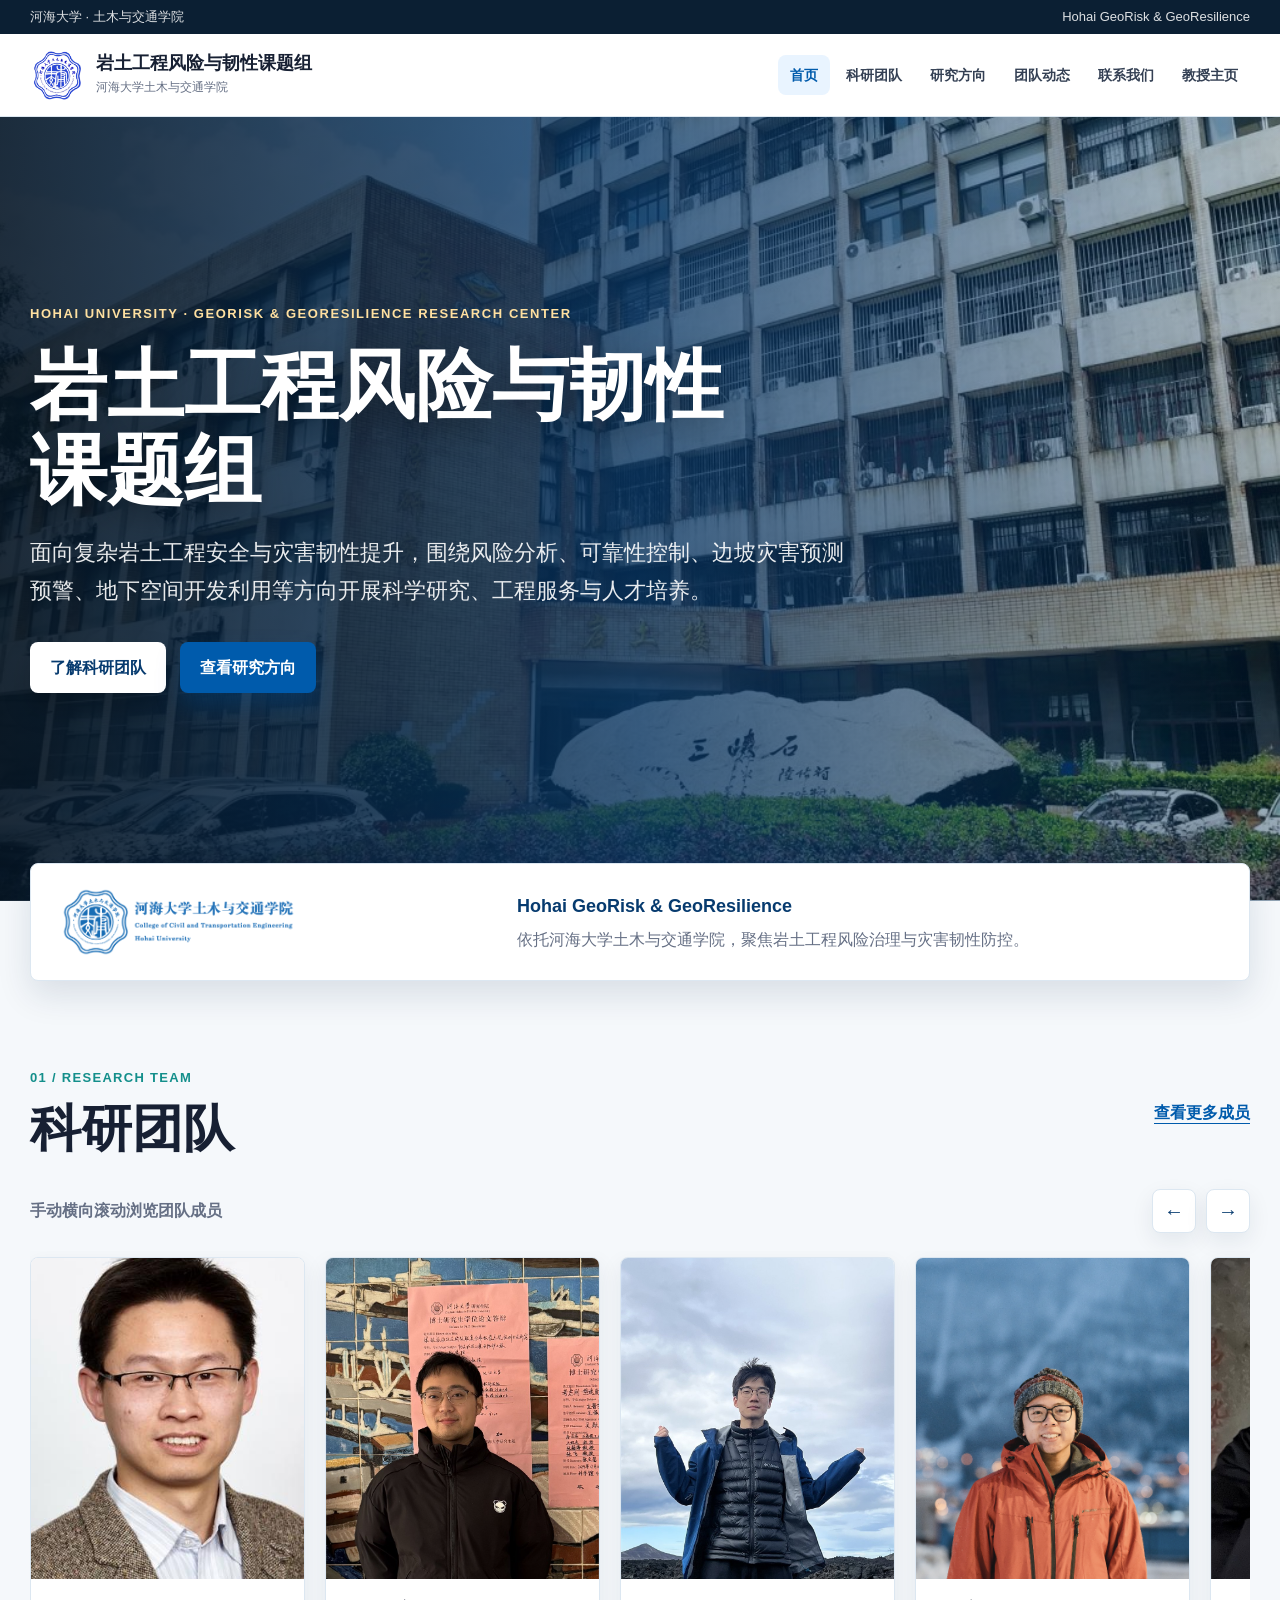
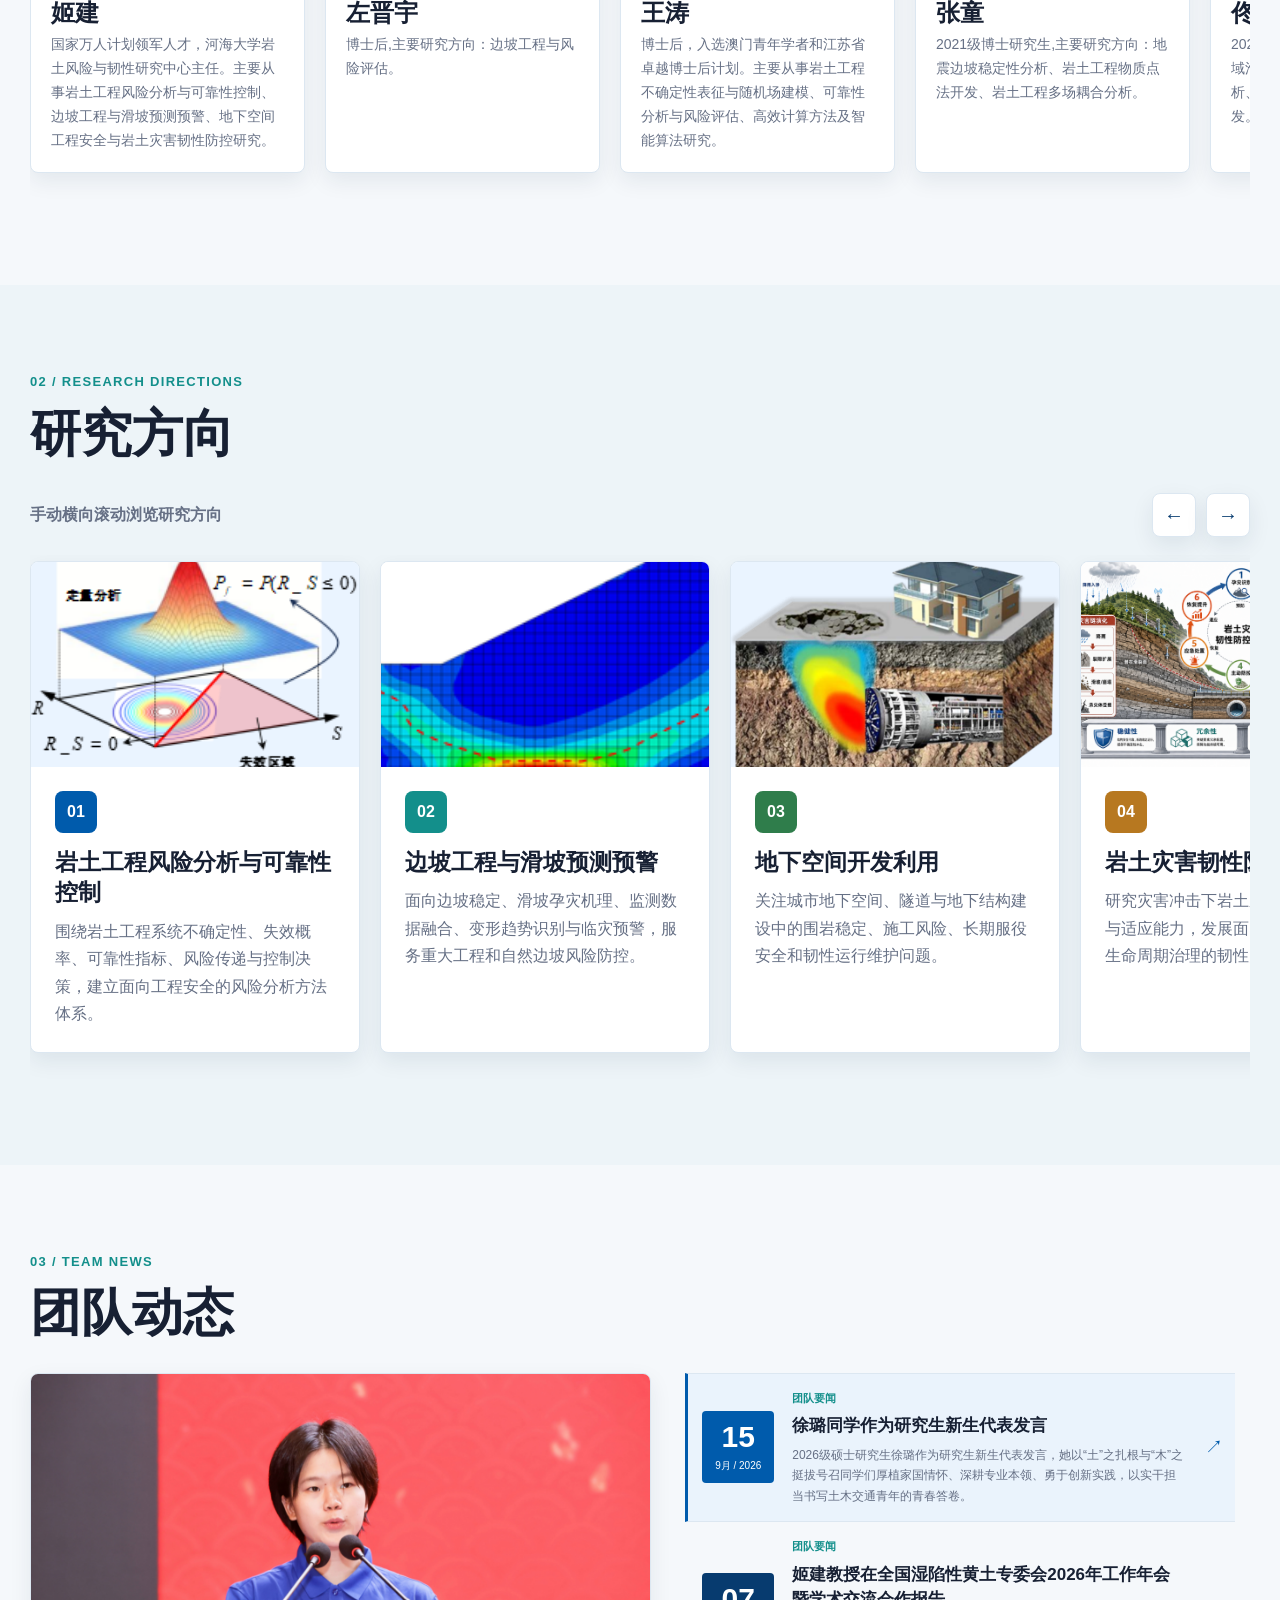
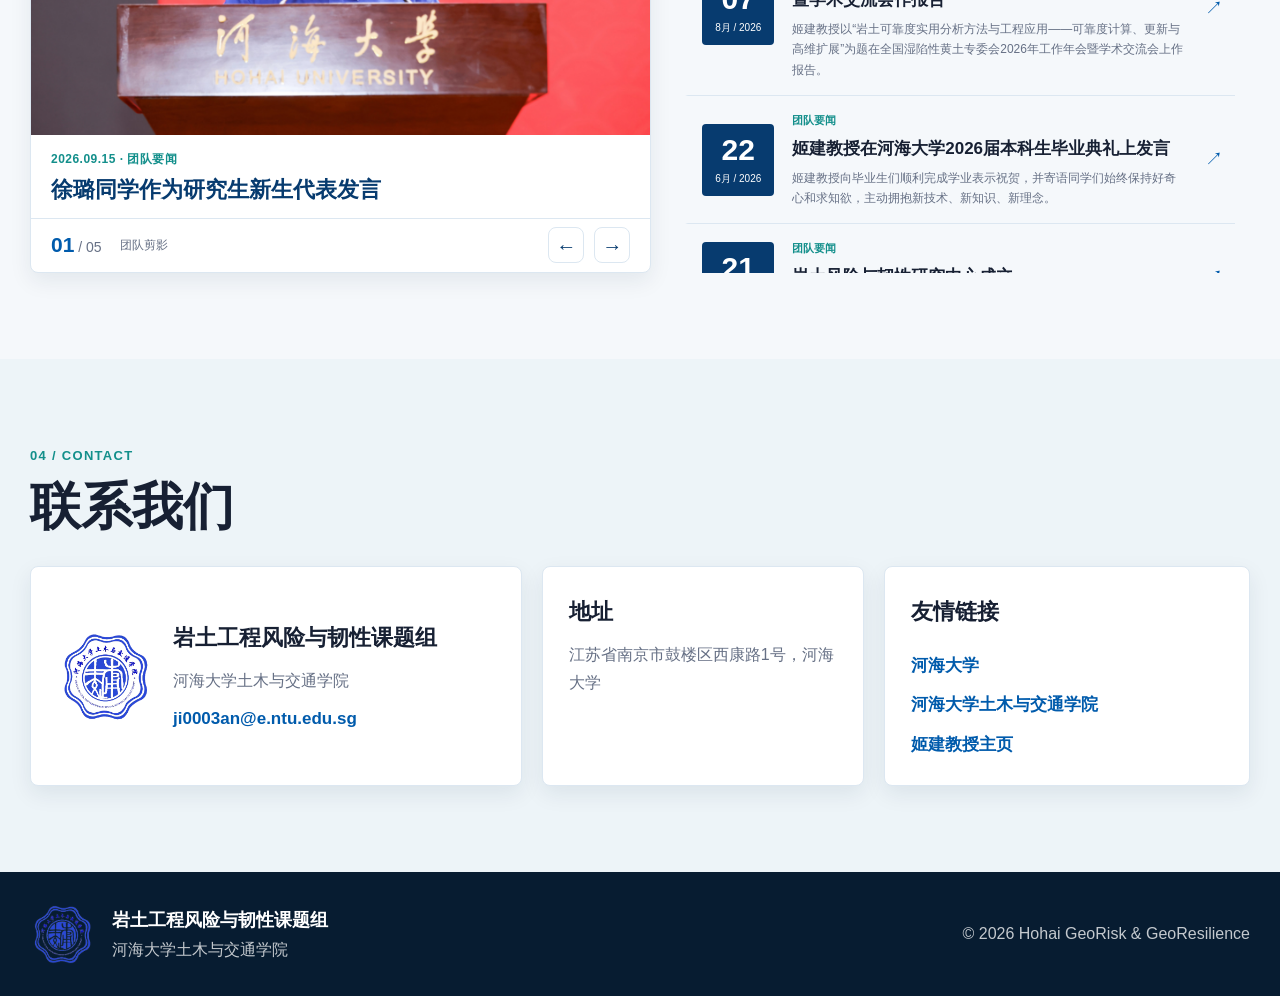
<file: index.html>
<!DOCTYPE html>
<html lang="zh-CN">
<head>
  <meta charset="UTF-8" />
  <meta name="viewport" content="width=device-width, initial-scale=1.0" />
  <title>岩土工程风险与韧性课题组</title>
  <meta name="description" content="河海大学土木与交通学院岩土工程风险与韧性课题组网站，展示科研团队、研究方向、团队动态和联系方式。" />
  <meta name="theme-color" content="#005bac" />
  <link rel="stylesheet" href="assets/css/style.css" />
  <link rel="stylesheet" href="assets/css/team-updates.css" />
  <link rel="stylesheet" href="assets/css/news.css" />
</head>
<body>
  <a class="skip-link" href="#mainContent">跳转到正文</a>

  <div class="topbar">
    <div class="container topbar-inner">
      <span>河海大学 · 土木与交通学院</span>
      <span>Hohai GeoRisk &amp; GeoResilience</span>
    </div>
  </div>

  <header class="site-header" id="siteHeader">
    <nav class="container navbar" aria-label="主导航">
      <a class="brand" href="#home" aria-label="返回首页">
        <img class="brand-emblem" src="assets/img/college-emblem.png" alt="河海大学土木与交通学院院徽" />
        <span class="brand-copy">
          <strong>岩土工程风险与韧性课题组</strong>
          <em>河海大学土木与交通学院</em>
        </span>
      </a>

      <button class="menu-toggle" id="menuToggle" type="button" aria-expanded="false" aria-controls="navMenu">
        <span></span><span></span><span></span>
        <span class="sr-only">打开或关闭导航菜单</span>
      </button>

      <div class="nav-menu" id="navMenu">
        <a href="#home">首页</a>
        <a href="team.html">科研团队</a>
        <a href="#research">研究方向</a>
        <a href="#news">团队动态</a>
        <a href="#contact">联系我们</a>
        <a href="ji-jian.html">教授主页</a>
      </div>
    </nav>
  </header>

  <main id="mainContent">
    <section class="hero" id="home" aria-label="网站首页">
      <div class="hero-shade"></div>
      <div class="container hero-content">
        <div class="hero-copy reveal">
          <p class="hero-kicker">HOHAI UNIVERSITY · GEORISK & GEORESILIENCE RESEARCH CENTER</p>
          <h1>岩土工程风险与韧性<br />课题组</h1>
          <p class="hero-lead">面向复杂岩土工程安全与灾害韧性提升，围绕风险分析、可靠性控制、边坡灾害预测预警、地下空间开发利用等方向开展科学研究、工程服务与人才培养。</p>
          <div class="hero-actions">
            <a class="btn primary" href="team.html">了解科研团队</a>
            <a class="btn secondary" href="#research">查看研究方向</a>
          </div>
        </div>
      </div>
    </section>

    <div class="affiliation-band" aria-label="学院标识">
      <div class="container affiliation-inner">
        <img class="college-wordmark" src="assets/img/college-logo-blue.png" alt="河海大学土木与交通学院标识" />
        <div class="affiliation-text">
          <strong>Hohai GeoRisk & GeoResilience</strong>
          <span>依托河海大学土木与交通学院，聚焦岩土工程风险治理与灾害韧性防控。</span>
        </div>
      </div>
    </div>

    <section class="section" id="team">
      <div class="container">
        <div class="section-heading reveal">
          <div>
            <p class="section-index">01 / Research Team</p>
            <h2>科研团队</h2>
          </div>
          <a class="section-more-link" href="team.html">查看更多成员</a>
        </div>

        <div class="scroll-toolbar reveal" aria-label="科研团队滚动控制">
          <span>手动横向滚动浏览团队成员</span>
          <div class="scroll-toolbar-actions">
            <div class="scroll-buttons">
              <button type="button" data-scroll-target="#memberTrack" data-scroll-dir="-1" aria-label="向左滚动团队成员">←</button>
              <button type="button" data-scroll-target="#memberTrack" data-scroll-dir="1" aria-label="向右滚动团队成员">→</button>
            </div>
          </div>
        </div>

        <div class="horizontal-track members-track reveal" id="memberTrack" tabindex="0" aria-label="课题组老师、博士后和在读研究生名单">
          <a class="member-card member-card-link" href="ji-jian.html" aria-label="查看姬建教授个人主页"><figure><img loading="lazy" src="assets/img/people/Jianji.png" alt="姬建教授照片" /></figure><div class="member-info"><h3>姬建</h3><p>国家万人计划领军人才，河海大学岩土风险与韧性研究中心主任。主要从事岩土工程风险分析与可靠性控制、边坡工程与滑坡预测预警、地下空间工程安全与岩土灾害韧性防控研究。</p></div></a>
          <article class="member-card"><figure><img loading="lazy" src="assets/img/people/zuojinyu.jpg" alt="左晋宇头像占位图" /></figure><div class="member-info"><h3>左晋宇</h3><p>博士后,主要研究方向：边坡工程与风险评估。</p></div></article>
          <article class="member-card"><figure><img loading="lazy" src="assets/img/people/wangtao.jpg" alt="王涛头像占位图" /></figure><div class="member-info"><h3>王涛</h3><p>博士后，入选澳门青年学者和江苏省卓越博士后计划。主要从事岩土工程不确定性表征与随机场建模、可靠性分析与风险评估、高效计算方法及智能算法研究。</p></div></article>
          <article class="member-card"><figure><img loading="lazy" src="assets/img/people/zhangtong.png" alt="张童头像占位图" /></figure><div class="member-info"><h3>张童</h3><p>2021级博士研究生,主要研究方向：地震边坡稳定性分析、岩土工程物质点法开发、岩土工程多场耦合分析。</p></div></article>
          <article class="member-card"><figure><img loading="lazy" src="assets/img/people/tongbin.jpg" alt="佟斌头像占位图" /></figure><div class="member-info"><h3>佟斌</h3><p>2023级博士研究生,主要研究方向：区域滑坡易发性区划、边坡稳定性分析、岩土可靠度方法、GIS软件开发。</p></div></article>
          <article class="member-card"><figure><img loading="lazy" src="assets/img/people/lisikan.jpg" alt="李思侃照片" /></figure><div class="member-info"><h3>李思侃</h3><p>2023级博士研究生,主要研究方向：地震边坡。</p></div></article>
          <article class="member-card"><figure><img loading="lazy" src="assets/img/people/Wangchangxing.jpg" alt="汪长兴照片" /></figure><div class="member-info"><h3>汪长兴</h3><p>2024级博士研究生,主要研究方向：基于岩土可靠度理论的公路边坡多级韧性量化与风险分析。</p></div></article>
          <article class="member-card"><figure><img loading="lazy" src="assets/img/people/zhangyu.jpg" alt="张昱照片" /></figure><div class="member-info"><h3>张昱</h3><p>2025级博士研究生,主要研究方向：岩土数值大变形模拟、岩土高效可靠度计算方法研究。</p></div></article>
          <article class="member-card"><figure><img loading="lazy" src="assets/img/people/MapelChow.png" alt="周逸枫照片" /></figure><div class="member-info"><h3>周逸枫</h3><p>2025级博士研究生,主要研究方向：岩石边坡可靠度分析、节理边坡精细化建模。</p></div></article>
          <article class="member-card"><figure><img loading="lazy" src="assets/img/people/xieshanyao-enhanced.jpg" alt="谢善尧照片" /></figure><div class="member-info"><h3>谢善尧</h3><p>2026级博士研究生,主要研究方向：区域滑坡。</p></div></article>
          <article class="member-card"><figure><img loading="lazy" src="assets/img/people/wuminjia.jpg" alt="邬明佳头像占位图" /></figure><div class="member-info"><h3>邬明佳</h3><p>2026级博士研究生</p></div></article>
          <article class="member-card"><figure><img loading="lazy" src="assets/img/people/pengyijie.jpg" alt="彭毅杰照片" /></figure><div class="member-info"><h3>彭毅杰</h3><p>2026级博士研究生,主要研究方向：机器学习。</p></div></article>
          <article class="member-card"><figure><img loading="lazy" src="assets/img/people/youyaoxin.jpg" alt="游耀星照片" /></figure><div class="member-info"><h3>游耀星</h3><p>科研助理，主要研究方向：多源信息融合的采空区三维地质建模与灾害预警</p></div></article>
          <article class="member-card"><figure><img loading="lazy" src="assets/img/people/liuyajie.jpg" alt="刘雅洁头像占位图" /></figure><div class="member-info"><h3>刘雅洁</h3><p>2024级硕士研究生,主要研究方向：机器学习。</p></div></article>
          <article class="member-card"><figure><img loading="lazy" src="assets/img/people/Honglitao.jpg" alt="洪立涛照片" /></figure><div class="member-info"><h3>洪立涛</h3><p>2024级硕士研究生,主要研究方向：区域滑坡易发性。</p></div></article>
          <article class="member-card"><figure><img loading="lazy" src="assets/img/people/chenzhe.jpg" alt="陈哲头像占位图" /></figure><div class="member-info"><h3>陈哲</h3><p>2025级硕士研究生,主要研究方向：地震作用下土体应变软化及屈服加速度演化。</p></div></article>
          <article class="member-card"><figure><img loading="lazy" src="assets/img/people/zhangjunhao.jpg" alt="章均昊照片" /></figure><div class="member-info"><h3>章均昊</h3><p>2025级硕士研究生,主要研究方向：岩土大变形模拟、高效可靠度计算、围岩应力以及岩石爆破。</p></div></article>
          <article class="member-card"><figure><img loading="lazy" src="assets/img/people/xiangzixuan.png" alt="项梓轩头像占位图" /></figure><div class="member-info"><h3>项梓轩</h3><p>2025级硕士研究生,主要研究方向：边坡失效预测与风险防控。</p></div></article>
          <article class="member-card"><figure><img loading="lazy" src="assets/img/people/xulu.jpg" alt="徐璐照片" /></figure><div class="member-info"><h3>徐璐</h3><p>2026级硕士研究生</p></div></article>
          <article class="member-card"><figure><img loading="lazy" src="assets/img/people/yaoyi-enhanced.jpg" alt="姚奕照片" /></figure><div class="member-info"><h3>姚奕</h3><p>2026级硕士研究生</p></div></article>
          <article class="member-card"><figure><img loading="lazy" src="assets/img/people/wangenzhi.jpg" alt="王恩至头像占位图" /></figure><div class="member-info"><h3>王恩至</h3><p>2026级硕士研究生</p></div></article>
          <article class="member-card"><figure><img loading="lazy" src="assets/img/people/yangjiayi.jpg" alt="杨嘉祎头像占位图" /></figure><div class="member-info"><h3>杨嘉祎</h3><p>2026级硕士研究生</p></div></article>
        </div>
      </div>
    </section>

    <section class="section section-muted" id="research">
      <div class="container">
        <div class="section-heading reveal">
          <div>
            <p class="section-index">02 / Research Directions</p>
            <h2>研究方向</h2>
          </div>
          <p></p>
        </div>

        <div class="scroll-toolbar reveal" aria-label="研究方向滚动控制">
          <span>手动横向滚动浏览研究方向</span>
          <div class="scroll-buttons">
            <button type="button" data-scroll-target="#researchTrack" data-scroll-dir="-1" aria-label="向左滚动研究方向">←</button>
            <button type="button" data-scroll-target="#researchTrack" data-scroll-dir="1" aria-label="向右滚动研究方向">→</button>
          </div>
        </div>

        <div class="horizontal-track research-track reveal" id="researchTrack" tabindex="0" aria-label="研究方向列表">
          <article class="research-card">
            <figure><img loading="lazy" src="assets/img/research/可靠度.png" alt="岩土工程风险分析与可靠性控制示意图" /></figure>
            <div class="research-card-body"><span>01</span><h3>岩土工程风险分析与可靠性控制</h3><p>围绕岩土工程系统不确定性、失效概率、可靠性指标、风险传递与控制决策，建立面向工程安全的风险分析方法体系。</p></div>
          </article>
          <article class="research-card">
            <figure><img loading="lazy" src="assets/img/research/边坡.png" alt="边坡工程与滑坡预测预警示意图" /></figure>
            <div class="research-card-body"><span>02</span><h3>边坡工程与滑坡预测预警</h3><p>面向边坡稳定、滑坡孕灾机理、监测数据融合、变形趋势识别与临灾预警，服务重大工程和自然边坡风险防控。</p></div>
          </article>
          <article class="research-card">
            <figure><img loading="lazy" src="assets/img/research/隧道.png" alt="地下空间开发利用示意图" /></figure>
            <div class="research-card-body"><span>03</span><h3>地下空间开发利用</h3><p>关注城市地下空间、隧道与地下结构建设中的围岩稳定、施工风险、长期服役安全和韧性运行维护问题。</p></div>
          </article>
          <article class="research-card">
            <figure><img loading="lazy" src="assets/img/research/韧性.png" alt="岩土灾害韧性防控理论示意图" /></figure>
            <div class="research-card-body"><span>04</span><h3>岩土灾害韧性防控理论</h3><p>研究灾害冲击下岩土系统的承灾、恢复与适应能力，发展面向多灾种耦合和全生命周期治理的韧性防控理论。</p></div>
          </article>
        </div>
      </div>
    </section>

    <section class="section" id="news">
      <div class="container">
        <div class="section-heading reveal">
          <div>
            <p class="section-index">03 / Team News</p>
            <h2>团队动态</h2>
          </div>
        </div>

        <div class="team-news-layout reveal" data-news-gallery>
          <div class="news-gallery">
            <div class="news-slides">
              <figure class="news-slide" id="newsSlide1" role="tabpanel" aria-labelledby="newsTab1">
                <img loading="lazy" src="assets/img/news/xulufayan.jpg" alt="徐璐发言" width="4096" height="3072" />
                <figcaption><span>2026.09.15 · 团队要闻</span><h3>徐璐同学作为研究生新生代表发言</h3></figcaption>
              </figure>
              <figure class="news-slide" id="newsSlide2" role="tabpanel" aria-labelledby="newsTab2" hidden>
                <img loading="lazy" src="assets/img/news/huiyifayan.png" alt="姬建教授作报告" width="1280" height="719" />
                <figcaption><span>2026.08.07 · 团队要闻</span><h3>姬建教授在全国湿陷性黄土专委会2026年工作年会暨学术交流会作报告</h3></figcaption>
              </figure>
              <figure class="news-slide" id="newsSlide3" role="tabpanel" aria-labelledby="newsTab3" hidden>
                <img loading="lazy" src="assets/img/news/jijianfayan.jpg" alt="姬建教授在2026年河海大学毕业典礼上发言的照片" width="1672" height="941" />
                <figcaption><span>2026.6.22 · 团队要闻</span><h3>姬建教授在河海大学2026届本科生毕业典礼上发言</h3></figcaption>
              </figure>
              <figure class="news-slide" id="newsSlide4" role="tabpanel" aria-labelledby="newsTab4" hidden>
                <img loading="lazy" src="assets/img/news/zhongxinchengli.jpg" alt="岩土风险与韧性研究中心成立" width="1920" height="1440" />
                <figcaption><span>2026.06.21 · 团队要闻</span><h3>岩土风险与韧性研究中心成立</h3></figcaption>
              </figure>
              <figure class="news-slide" id="newsSlide5" role="tabpanel" aria-labelledby="newsTab5" hidden>
                <img loading="lazy" src="assets/img/news/pangetiangedabian.jpg" alt="课题组师生合影庆祝潘文轩、田佳庆硕士学位论文答辩顺利通过" width="1916" height="1279" />
                <figcaption><span>2026.05.25 · 团队要闻</span><h3>潘文轩、田佳庆同学硕士学位论文答辩顺利通过</h3></figcaption>
              </figure>
            </div>
            <div class="news-gallery-controls" aria-label="动态图片切换">
              <span class="news-gallery-status" aria-live="polite" aria-atomic="true"><strong data-news-position>01</strong> / 05</span>
              <span>团队剪影</span>
              <div class="scroll-buttons">
                <button type="button" data-news-step="-1" aria-label="上一条团队动态">←</button>
                <button type="button" data-news-step="1" aria-label="下一条团队动态">→</button>
              </div>
            </div>
          </div>

          <div class="news-list" role="tablist" aria-label="选择团队动态" aria-orientation="vertical">
            <button class="news-entry" type="button" id="newsTab1" role="tab" aria-controls="newsSlide1" aria-selected="true" tabindex="0">
              <time datetime="2026-09-23"><strong>15</strong><span>9月 / 2026</span></time>
              <span class="news-entry-copy"><span class="news-entry-category">团队要闻</span><strong>徐璐同学作为研究生新生代表发言</strong><span class="news-entry-summary">2026级硕士研究生徐璐作为研究生新生代表发言，她以“土”之扎根与“木”之挺拔号召同学们厚植家国情怀、深耕专业本领、勇于创新实践，以实干担当书写土木交通青年的青春答卷。</span></span>
              <span class="news-entry-arrow" aria-hidden="true">↗</span>
            </button>
            <button class="news-entry" type="button" id="newsTab2" role="tab" aria-controls="newsSlide2" aria-selected="false" tabindex="-1">
              <time datetime="2026-09-15"><strong>07</strong><span>8月 / 2026</span></time>
              <span class="news-entry-copy"><span class="news-entry-category">团队要闻</span><strong>姬建教授在全国湿陷性黄土专委会2026年工作年会暨学术交流会作报告</strong><span class="news-entry-summary">姬建教授以“岩土可靠度实用分析方法与工程应用——可靠度计算、更新与高维扩展”为题在全国湿陷性黄土专委会2026年工作年会暨学术交流会上作报告。</span></span>
              <span class="news-entry-arrow" aria-hidden="true">↗</span>
            </button>
            <button class="news-entry" type="button" id="newsTab3" role="tab" aria-controls="newsSlide3" aria-selected="false" tabindex="-1">
              <time datetime="2026-09-10"><strong>22</strong><span>6月 / 2026</span></time>
              <span class="news-entry-copy"><span class="news-entry-category">团队要闻</span><strong>姬建教授在河海大学2026届本科生毕业典礼上发言</strong><span class="news-entry-summary">姬建教授向毕业生们顺利完成学业表示祝贺，并寄语同学们始终保持好奇心和求知欲，主动拥抱新技术、新知识、新理念。</span></span>
              <span class="news-entry-arrow" aria-hidden="true">↗</span>
            </button>
            <button class="news-entry" type="button" id="newsTab4" role="tab" aria-controls="newsSlide4" aria-selected="false" tabindex="-1">
              <time datetime="2026-05-17"><strong>21</strong><span>6月 / 2026</span></time>
              <span class="news-entry-copy"><span class="news-entry-category">团队要闻</span><strong>岩土风险与韧性研究中心成立</strong><span class="news-entry-summary">6月21日，岩土风险与韧性研究中心成立。</span></span>
              <span class="news-entry-arrow" aria-hidden="true">↗</span>
            </button>
            <button class="news-entry" type="button" id="newsTab5" role="tab" aria-controls="newsSlide5" aria-selected="false" tabindex="-1">
              <time datetime="2026-05-25"><strong>25</strong><span>5月 / 2026</span></time>
              <span class="news-entry-copy"><span class="news-entry-category">团队要闻</span><strong>潘文轩、田佳庆同学硕士学位论文答辩顺利通过</strong><span class="news-entry-summary">5月25日，课题组潘文轩、田佳庆同学顺利通过硕士学位论文答辩。祝贺两位同学圆满完成学业，愿前程似锦，在新的旅程中继续乘风破浪、一路生花。</span></span>
              <span class="news-entry-arrow" aria-hidden="true">↗</span>
            </button>
          </div>
        </div>
      </div>
    </section>

    <section class="section section-muted" id="contact">
      <div class="container">
        <div class="section-heading reveal">
          <div>
            <p class="section-index">04 / Contact</p>
            <h2>联系我们</h2>
          </div>
          <p></p>
        </div>

        <div class="contact-layout reveal">
          <div class="contact-card primary-contact">
            <img src="assets/img/college-emblem.png" alt="河海大学土木与交通学院院徽" />
            <div>
              <h3>岩土工程风险与韧性课题组</h3>
              <p>河海大学土木与交通学院</p>
              <a href="mailto:ji0003an@e.ntu.edu.sg">ji0003an@e.ntu.edu.sg</a>
            </div>
          </div>
          <div class="contact-card">
            <h3>地址</h3>
            <p>江苏省南京市鼓楼区西康路1号，河海大学</p>
          </div>
          <div class="contact-card">
            <h3>友情链接</h3>
            <p>
              <a href="https://www.hhu.edu.cn/" target="_blank" rel="noopener noreferrer">河海大学</a><br />
              <a href="https://ccte.hhu.edu.cn/" target="_blank" rel="noopener noreferrer">河海大学土木与交通学院</a><br />
              <a href="https://jszy.hhu.edu.cn/jj100/" target="_blank" rel="noopener noreferrer">姬建教授主页</a>
            </p>
          </div>
        </div>
      </div>
    </section>
  </main>

  <footer class="site-footer">
    <div class="container footer-inner">
      <div class="footer-brand">
        <img src="assets/img/college-emblem.png" alt="河海大学土木与交通学院院徽" />
        <div>
          <strong>岩土工程风险与韧性课题组</strong>
          <span>河海大学土木与交通学院</span>
        </div>
      </div>
      <div class="footer-meta">© <span id="year"></span> Hohai GeoRisk &amp; GeoResilience</div>
    </div>
  </footer>

  <button class="back-to-top" id="backToTop" type="button" aria-label="返回顶部">↑</button>
  <script src="assets/js/main.js"></script>
  <script src="assets/js/news.js"></script>
</body>
</html>
</file>
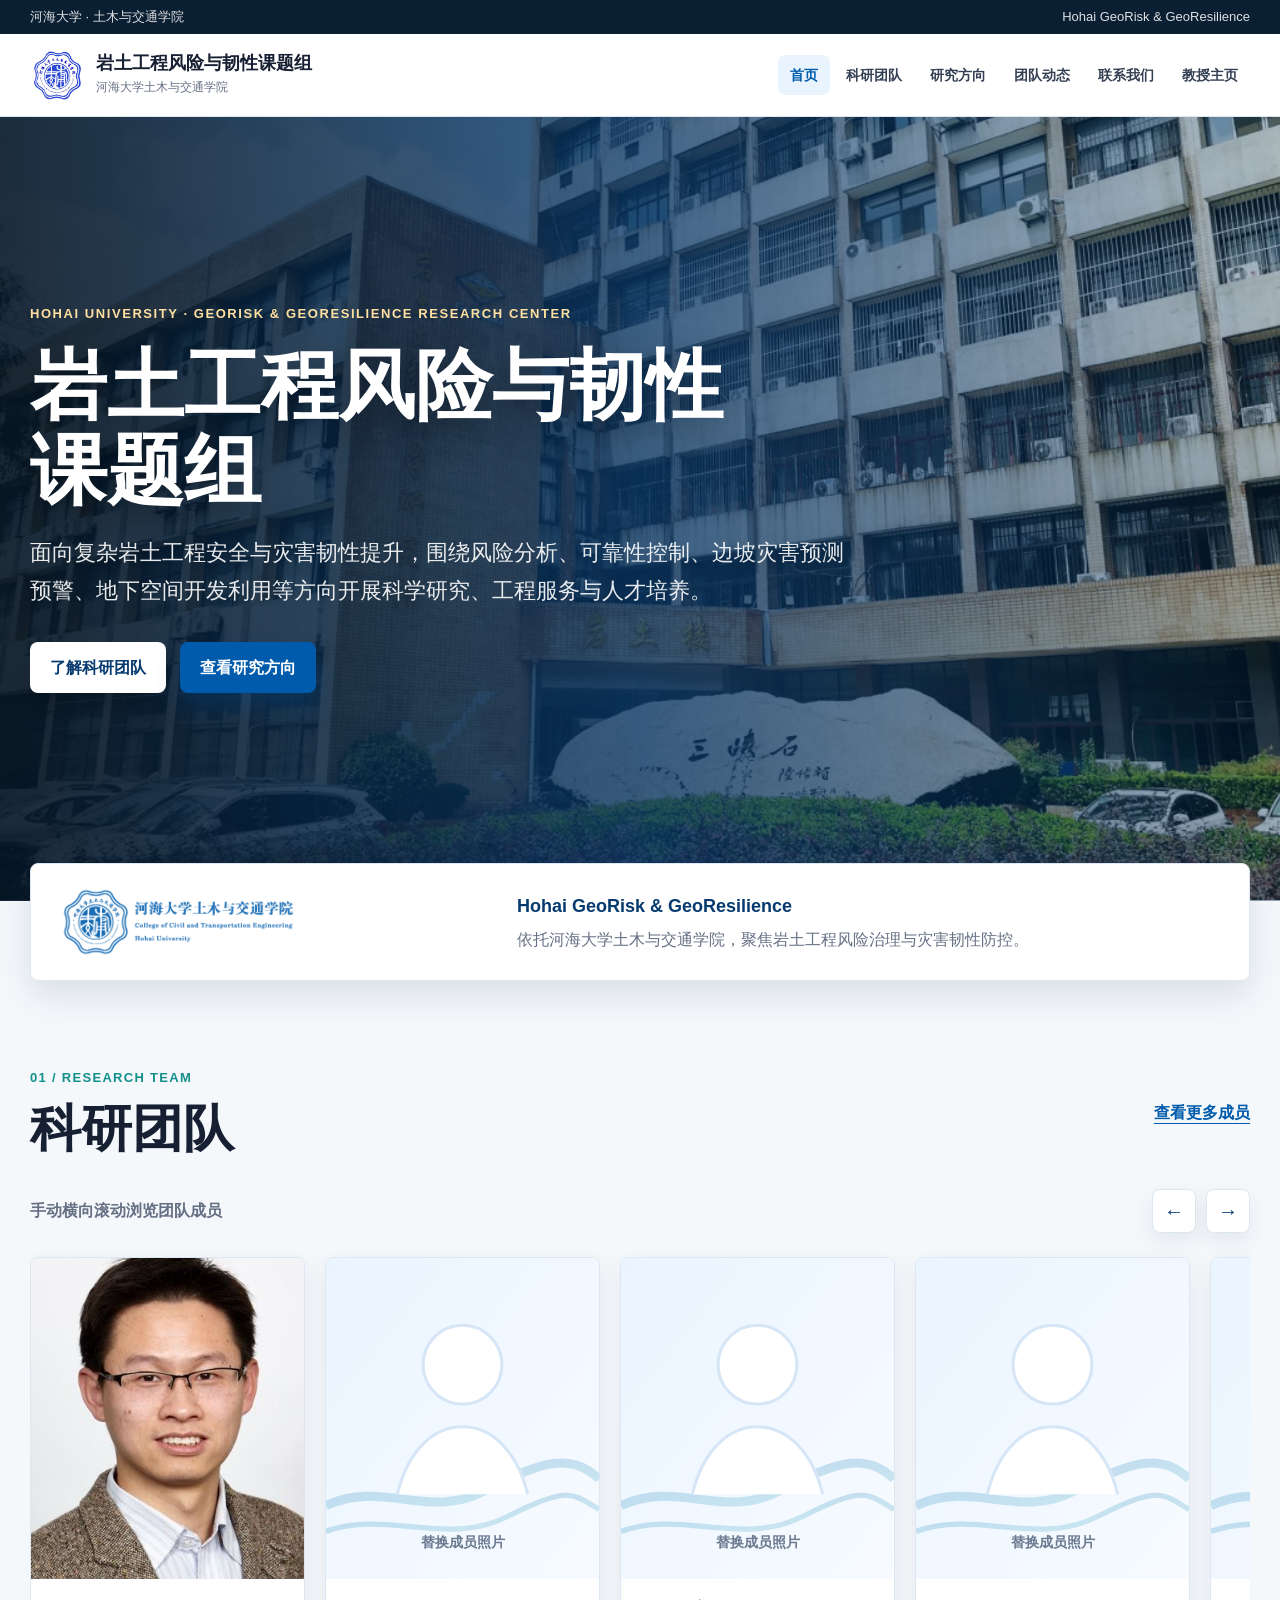
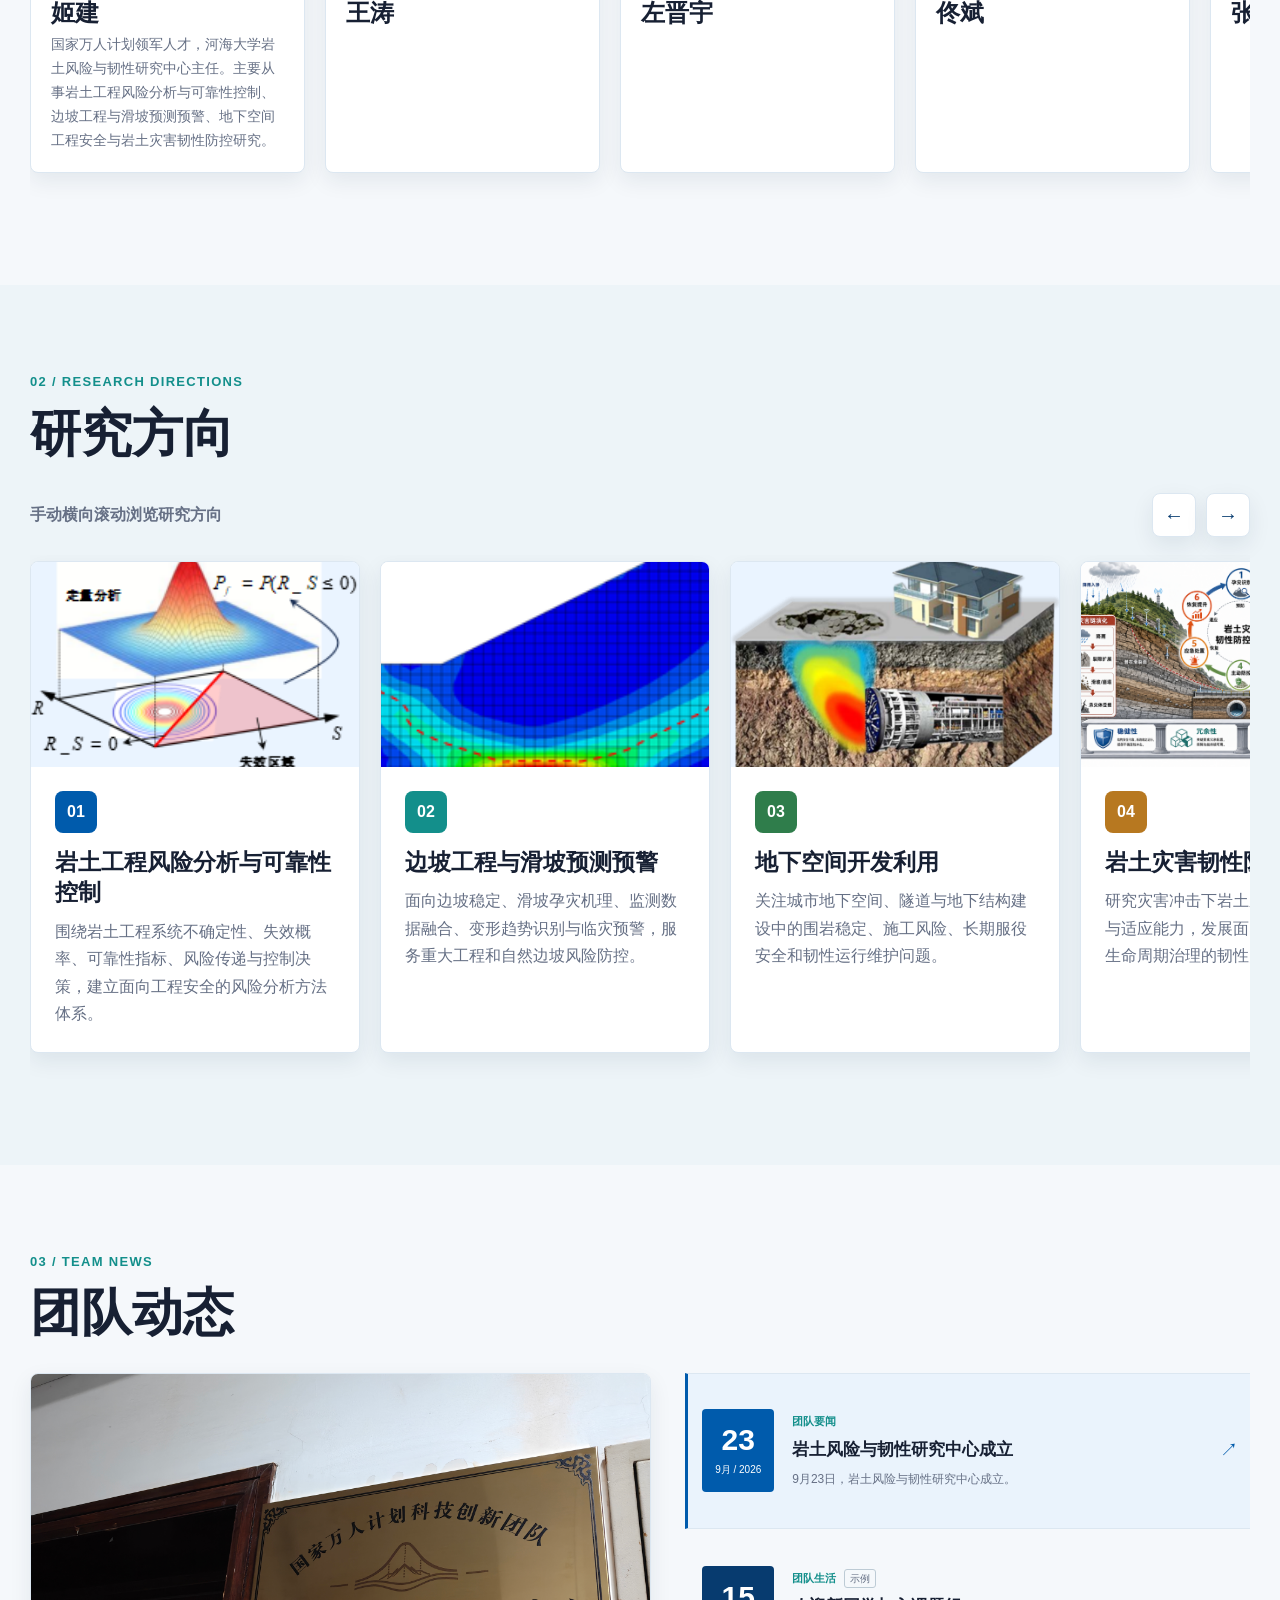
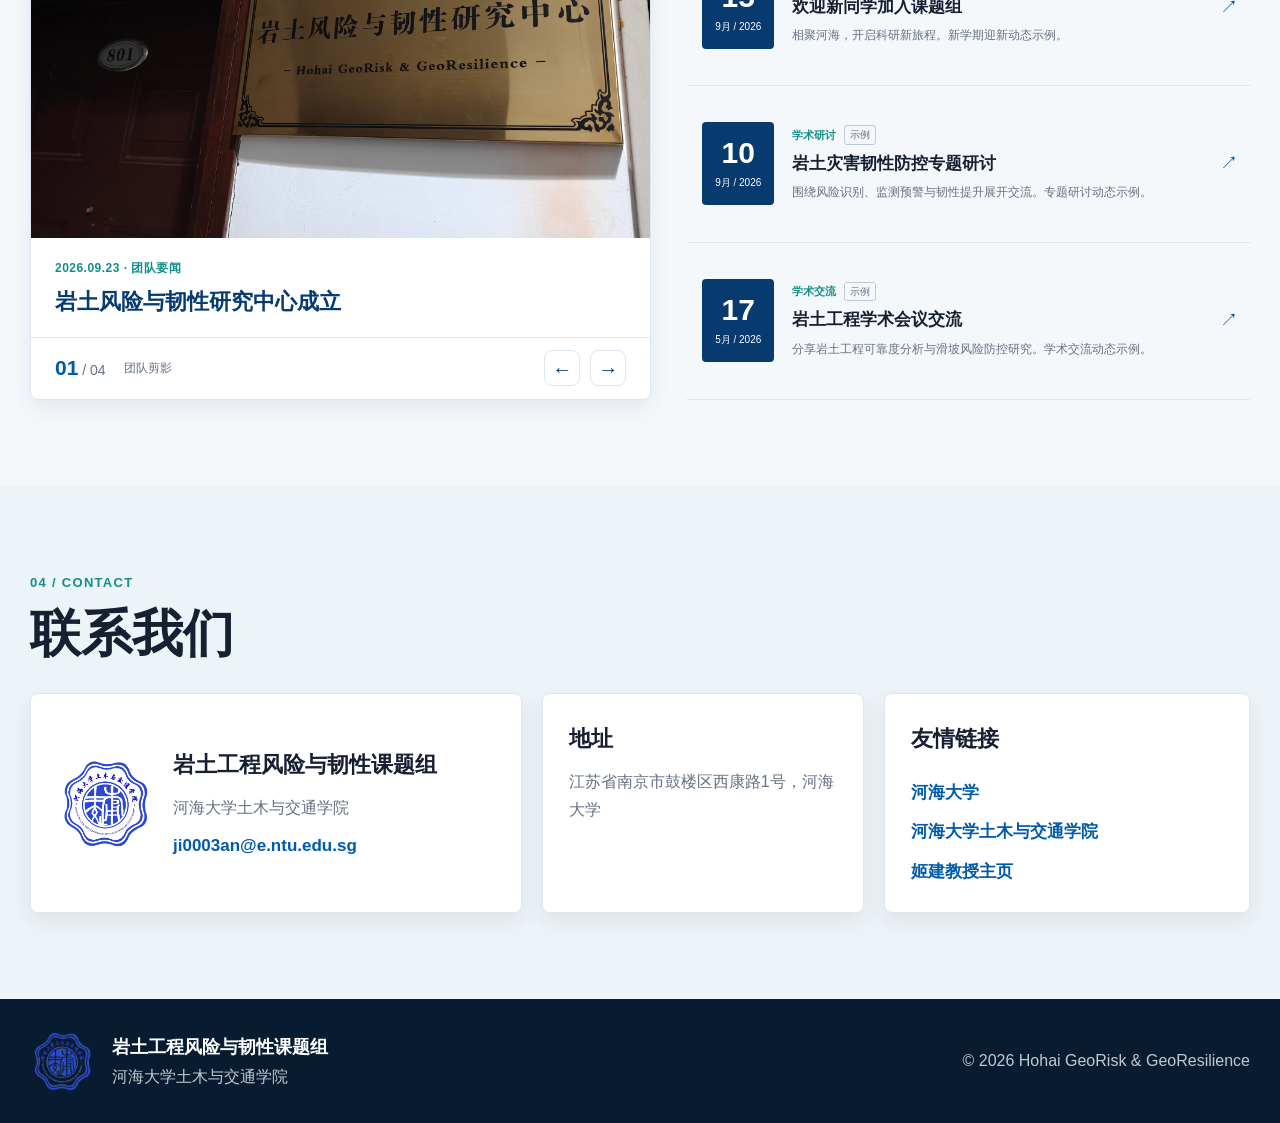
<file: 网站/课题组网站/index.html>
<!DOCTYPE html>
<html lang="zh-CN">
<head>
  <meta charset="UTF-8" />
  <meta name="viewport" content="width=device-width, initial-scale=1.0" />
  <title>岩土工程风险与韧性课题组</title>
  <meta name="description" content="河海大学土木与交通学院岩土工程风险与韧性课题组网站，展示科研团队、研究方向、团队动态和联系方式。" />
  <meta name="theme-color" content="#005bac" />
  <link rel="stylesheet" href="assets/css/style.css" />
  <link rel="stylesheet" href="assets/css/team-updates.css" />
  <link rel="stylesheet" href="assets/css/news.css" />
</head>
<body>
  <a class="skip-link" href="#mainContent">跳转到正文</a>

  <div class="topbar">
    <div class="container topbar-inner">
      <span>河海大学 · 土木与交通学院</span>
      <span>Hohai GeoRisk &amp; GeoResilience</span>
    </div>
  </div>

  <header class="site-header" id="siteHeader">
    <nav class="container navbar" aria-label="主导航">
      <a class="brand" href="#home" aria-label="返回首页">
        <img class="brand-emblem" src="assets/img/college-emblem.png" alt="河海大学土木与交通学院院徽" />
        <span class="brand-copy">
          <strong>岩土工程风险与韧性课题组</strong>
          <em>河海大学土木与交通学院</em>
        </span>
      </a>

      <button class="menu-toggle" id="menuToggle" type="button" aria-expanded="false" aria-controls="navMenu">
        <span></span><span></span><span></span>
        <span class="sr-only">打开或关闭导航菜单</span>
      </button>

      <div class="nav-menu" id="navMenu">
        <a href="#home">首页</a>
        <a href="team.html">科研团队</a>
        <a href="#research">研究方向</a>
        <a href="#news">团队动态</a>
        <a href="#contact">联系我们</a>
        <a href="ji-jian.html">教授主页</a>
      </div>
    </nav>
  </header>

  <main id="mainContent">
    <section class="hero" id="home" aria-label="网站首页">
      <div class="hero-shade"></div>
      <div class="container hero-content">
        <div class="hero-copy reveal">
          <p class="hero-kicker">HOHAI UNIVERSITY · GEORISK & GEORESILIENCE RESEARCH CENTER</p>
          <h1>岩土工程风险与韧性<br />课题组</h1>
          <p class="hero-lead">面向复杂岩土工程安全与灾害韧性提升，围绕风险分析、可靠性控制、边坡灾害预测预警、地下空间开发利用等方向开展科学研究、工程服务与人才培养。</p>
          <div class="hero-actions">
            <a class="btn primary" href="team.html">了解科研团队</a>
            <a class="btn secondary" href="#research">查看研究方向</a>
          </div>
        </div>
      </div>
    </section>

    <div class="affiliation-band" aria-label="学院标识">
      <div class="container affiliation-inner">
        <img class="college-wordmark" src="assets/img/college-logo-blue.png" alt="河海大学土木与交通学院标识" />
        <div class="affiliation-text">
          <strong>Hohai GeoRisk & GeoResilience</strong>
          <span>依托河海大学土木与交通学院，聚焦岩土工程风险治理与灾害韧性防控。</span>
        </div>
      </div>
    </div>

    <section class="section" id="team">
      <div class="container">
        <div class="section-heading reveal">
          <div>
            <p class="section-index">01 / Research Team</p>
            <h2>科研团队</h2>
          </div>
          <a class="section-more-link" href="team.html">查看更多成员</a>
        </div>

        <div class="scroll-toolbar reveal" aria-label="科研团队滚动控制">
          <span>手动横向滚动浏览团队成员</span>
          <div class="scroll-toolbar-actions">
            <div class="scroll-buttons">
              <button type="button" data-scroll-target="#memberTrack" data-scroll-dir="-1" aria-label="向左滚动团队成员">←</button>
              <button type="button" data-scroll-target="#memberTrack" data-scroll-dir="1" aria-label="向右滚动团队成员">→</button>
            </div>
          </div>
        </div>

        <div class="horizontal-track members-track reveal" id="memberTrack" tabindex="0" aria-label="课题组老师、博士后和在读研究生名单">
          <a class="member-card member-card-link" href="ji-jian.html" aria-label="查看姬建教授个人主页"><figure><img loading="lazy" src="assets/img/people/Jianji.png" alt="姬建教授照片" /></figure><div class="member-info"><h3>姬建</h3><p>国家万人计划领军人才，河海大学岩土风险与韧性研究中心主任。主要从事岩土工程风险分析与可靠性控制、边坡工程与滑坡预测预警、地下空间工程安全与岩土灾害韧性防控研究。</p></div></a>
          <article class="member-card"><figure><img loading="lazy" src="assets/img/people/person-placeholder.svg" alt="王涛头像占位图" /></figure><div class="member-info"><h3>王涛</h3></div></article>
          <article class="member-card"><figure><img loading="lazy" src="assets/img/people/person-placeholder.svg" alt="左晋宇头像占位图" /></figure><div class="member-info"><h3>左晋宇</h3></div></article>
          <article class="member-card"><figure><img loading="lazy" src="assets/img/people/person-placeholder.svg" alt="佟斌头像占位图" /></figure><div class="member-info"><h3>佟斌</h3></div></article>
          <article class="member-card"><figure><img loading="lazy" src="assets/img/people/person-placeholder.svg" alt="张童头像占位图" /></figure><div class="member-info"><h3>张童</h3></div></article>
          <article class="member-card"><figure><img loading="lazy" src="assets/img/people/zhangyu.jpg" alt="张昱照片" /></figure><div class="member-info"><h3>张昱</h3><p>岩土数值大变形模拟、岩土高效可靠度计算方法研究</p></div></article>
          <article class="member-card"><figure><img loading="lazy" src="assets/img/people/MapelChow.png" alt="周逸枫照片" /></figure><div class="member-info"><h3>周逸枫</h3><p>岩石边坡可靠度分析、节理边坡精细化建模</p></div></article>
          <article class="member-card"><figure><img loading="lazy" src="assets/img/people/lisikan.jpg" alt="李思侃照片" /></figure><div class="member-info"><h3>李思侃</h3><p>地震边坡</p></div></article>
          <article class="member-card"><figure><img loading="lazy" src="assets/img/people/Wangchangxing.jpg" alt="汪长兴照片" /></figure><div class="member-info"><h3>汪长兴</h3><p>基于岩土可靠度理论的公路边坡多级韧性量化与风险分析</p></div></article>
          <article class="member-card"><figure><img loading="lazy" src="assets/img/people/xieshanyao-enhanced.png" alt="谢善尧照片" /></figure><div class="member-info"><h3>谢善尧</h3><p>区域滑坡</p></div></article>
          <article class="member-card"><figure><img loading="lazy" src="assets/img/people/person-placeholder.svg" alt="刘雅洁头像占位图" /></figure><div class="member-info"><h3>刘雅洁</h3></div></article>
          <article class="member-card"><figure><img loading="lazy" src="assets/img/people/Honglitao.jpg" alt="洪立涛照片" /></figure><div class="member-info"><h3>洪立涛</h3><p>区域滑坡易发性</p></div></article>
          <article class="member-card"><figure><img loading="lazy" src="assets/img/people/person-placeholder.svg" alt="陈哲头像占位图" /></figure><div class="member-info"><h3>陈哲</h3></div></article>
          <article class="member-card"><figure><img loading="lazy" src="assets/img/people/zhangjunhao.jpg" alt="章均昊照片" /></figure><div class="member-info"><h3>章均昊</h3><p>岩土大变形模拟、高效可靠度计算、围岩应力以及岩石爆破</p></div></article>
          <article class="member-card"><figure><img loading="lazy" src="assets/img/people/person-placeholder.svg" alt="项梓轩头像占位图" /></figure><div class="member-info"><h3>项梓轩</h3></div></article>
          <article class="member-card"><figure><img loading="lazy" src="assets/img/people/pengyijie.jpg" alt="彭毅杰照片" /></figure><div class="member-info"><h3>彭毅杰</h3><p>机器学习</p></div></article>
          <article class="member-card"><figure><img loading="lazy" src="assets/img/people/Xulu.jpg" alt="徐璐照片" /></figure><div class="member-info"><h3>徐璐</h3></div></article>
          <article class="member-card"><figure><img loading="lazy" src="assets/img/people/youyaoxin.jpg" alt="游耀星照片" /></figure><div class="member-info"><h3>游耀星</h3><p>多源信息融合的采空区三维地质建模与灾害预警</p></div></article>
          <article class="member-card"><figure><img loading="lazy" src="assets/img/people/wuminjia.jpg" alt="邬明佳头像占位图" /></figure><div class="member-info"><h3>邬明佳</h3></div></article>
          <article class="member-card"><figure><img loading="lazy" src="assets/img/people/yaoyi-enhanced.png" alt="姚奕照片" /></figure><div class="member-info"><h3>姚奕</h3></div></article>
          <article class="member-card"><figure><img loading="lazy" src="assets/img/people/wangenzhi.jpg" alt="王恩至头像占位图" /></figure><div class="member-info"><h3>王恩至</h3></div></article>
          <article class="member-card"><figure><img loading="lazy" src="assets/img/people/person-placeholder.svg" alt="杨嘉祎头像占位图" /></figure><div class="member-info"><h3>杨嘉祎</h3></div></article>
        </div>
      </div>
    </section>

    <section class="section section-muted" id="research">
      <div class="container">
        <div class="section-heading reveal">
          <div>
            <p class="section-index">02 / Research Directions</p>
            <h2>研究方向</h2>
          </div>
          <p></p>
        </div>

        <div class="scroll-toolbar reveal" aria-label="研究方向滚动控制">
          <span>手动横向滚动浏览研究方向</span>
          <div class="scroll-buttons">
            <button type="button" data-scroll-target="#researchTrack" data-scroll-dir="-1" aria-label="向左滚动研究方向">←</button>
            <button type="button" data-scroll-target="#researchTrack" data-scroll-dir="1" aria-label="向右滚动研究方向">→</button>
          </div>
        </div>

        <div class="horizontal-track research-track reveal" id="researchTrack" tabindex="0" aria-label="研究方向列表">
          <article class="research-card">
            <figure><img src="assets/img/research/可靠度.png" alt="岩土工程风险分析与可靠性控制示意图" /></figure>
            <div class="research-card-body"><span>01</span><h3>岩土工程风险分析与可靠性控制</h3><p>围绕岩土工程系统不确定性、失效概率、可靠性指标、风险传递与控制决策，建立面向工程安全的风险分析方法体系。</p></div>
          </article>
          <article class="research-card">
            <figure><img src="assets/img/research/边坡.png" alt="边坡工程与滑坡预测预警示意图" /></figure>
            <div class="research-card-body"><span>02</span><h3>边坡工程与滑坡预测预警</h3><p>面向边坡稳定、滑坡孕灾机理、监测数据融合、变形趋势识别与临灾预警，服务重大工程和自然边坡风险防控。</p></div>
          </article>
          <article class="research-card">
            <figure><img src="assets/img/research/隧道.png" alt="地下空间开发利用示意图" /></figure>
            <div class="research-card-body"><span>03</span><h3>地下空间开发利用</h3><p>关注城市地下空间、隧道与地下结构建设中的围岩稳定、施工风险、长期服役安全和韧性运行维护问题。</p></div>
          </article>
          <article class="research-card">
            <figure><img src="assets/img/research/韧性.png" alt="岩土灾害韧性防控理论示意图" /></figure>
            <div class="research-card-body"><span>04</span><h3>岩土灾害韧性防控理论</h3><p>研究灾害冲击下岩土系统的承灾、恢复与适应能力，发展面向多灾种耦合和全生命周期治理的韧性防控理论。</p></div>
          </article>
        </div>
      </div>
    </section>

    <section class="section" id="news">
      <div class="container">
        <div class="section-heading reveal">
          <div>
            <p class="section-index">03 / Team News</p>
            <h2>团队动态</h2>
          </div>
        </div>

        <div class="team-news-layout reveal" data-news-gallery>
          <div class="news-gallery">
            <div class="news-slides">
              <figure class="news-slide" id="newsSlide1" role="tabpanel" aria-labelledby="newsTab1">
                <img loading="lazy" src="assets/img/news/center-founded-2026-09-23.jpg" alt="岩土风险与韧性研究中心成立，研究中心门口的金色牌匾" width="4096" height="3072" />
                <figcaption><span>2026.09.23 · 团队要闻</span><h3>岩土风险与韧性研究中心成立</h3></figcaption>
              </figure>
              <figure class="news-slide" id="newsSlide2" role="tabpanel" aria-labelledby="newsTab2" hidden>
                <img loading="lazy" src="assets/img/home-bg.png" alt="河海大学岩土楼，迎新动态示例配图" width="1280" height="719" />
                <figcaption><span>2026.09.15 · 示例动态</span><h3>欢迎新同学加入课题组</h3></figcaption>
              </figure>
              <figure class="news-slide" id="newsSlide3" role="tabpanel" aria-labelledby="newsTab3" hidden>
                <img loading="lazy" src="assets/img/research/韧性.png" alt="岩土灾害韧性防控理论示意图，专题研讨示例配图" width="1672" height="941" />
                <figcaption><span>2026.09.10 · 示例动态</span><h3>岩土灾害韧性防控专题研讨</h3></figcaption>
              </figure>
              <figure class="news-slide" id="newsSlide4" role="tabpanel" aria-labelledby="newsTab4" hidden>
                <img loading="lazy" src="assets/img/jijian-forum-2026.jpg" alt="姬建教授在环境岩土力学与工程青年学术论坛的报告照片，学术交流示例配图" width="1920" height="1440" />
                <figcaption><span>2026.05.17 · 示例动态</span><h3>岩土工程学术会议交流</h3></figcaption>
              </figure>
            </div>
            <div class="news-gallery-controls" aria-label="动态图片切换">
              <span class="news-gallery-status" aria-live="polite" aria-atomic="true"><strong data-news-position>01</strong> / 04</span>
              <span>团队剪影</span>
              <div class="scroll-buttons">
                <button type="button" data-news-step="-1" aria-label="上一条团队动态">←</button>
                <button type="button" data-news-step="1" aria-label="下一条团队动态">→</button>
              </div>
            </div>
          </div>

          <div class="news-list" role="tablist" aria-label="选择团队动态" aria-orientation="vertical">
            <button class="news-entry" type="button" id="newsTab1" role="tab" aria-controls="newsSlide1" aria-selected="true" tabindex="0">
              <time datetime="2026-09-23"><strong>23</strong><span>9月 / 2026</span></time>
              <span class="news-entry-copy"><span class="news-entry-category">团队要闻</span><strong>岩土风险与韧性研究中心成立</strong><span class="news-entry-summary">9月23日，岩土风险与韧性研究中心成立。</span></span>
              <span class="news-entry-arrow" aria-hidden="true">↗</span>
            </button>
            <button class="news-entry" type="button" id="newsTab2" role="tab" aria-controls="newsSlide2" aria-selected="false" tabindex="-1">
              <time datetime="2026-09-15"><strong>15</strong><span>9月 / 2026</span></time>
              <span class="news-entry-copy"><span class="news-entry-category">团队生活 <em>示例</em></span><strong>欢迎新同学加入课题组</strong><span class="news-entry-summary">相聚河海，开启科研新旅程。新学期迎新动态示例。</span></span>
              <span class="news-entry-arrow" aria-hidden="true">↗</span>
            </button>
            <button class="news-entry" type="button" id="newsTab3" role="tab" aria-controls="newsSlide3" aria-selected="false" tabindex="-1">
              <time datetime="2026-09-10"><strong>10</strong><span>9月 / 2026</span></time>
              <span class="news-entry-copy"><span class="news-entry-category">学术研讨 <em>示例</em></span><strong>岩土灾害韧性防控专题研讨</strong><span class="news-entry-summary">围绕风险识别、监测预警与韧性提升展开交流。专题研讨动态示例。</span></span>
              <span class="news-entry-arrow" aria-hidden="true">↗</span>
            </button>
            <button class="news-entry" type="button" id="newsTab4" role="tab" aria-controls="newsSlide4" aria-selected="false" tabindex="-1">
              <time datetime="2026-05-17"><strong>17</strong><span>5月 / 2026</span></time>
              <span class="news-entry-copy"><span class="news-entry-category">学术交流 <em>示例</em></span><strong>岩土工程学术会议交流</strong><span class="news-entry-summary">分享岩土工程可靠度分析与滑坡风险防控研究。学术交流动态示例。</span></span>
              <span class="news-entry-arrow" aria-hidden="true">↗</span>
            </button>
          </div>
        </div>
      </div>
    </section>

    <section class="section section-muted" id="contact">
      <div class="container">
        <div class="section-heading reveal">
          <div>
            <p class="section-index">04 / Contact</p>
            <h2>联系我们</h2>
          </div>
          <p></p>
        </div>

        <div class="contact-layout reveal">
          <div class="contact-card primary-contact">
            <img src="assets/img/college-emblem.png" alt="河海大学土木与交通学院院徽" />
            <div>
              <h3>岩土工程风险与韧性课题组</h3>
              <p>河海大学土木与交通学院</p>
              <a href="mailto:ji0003an@e.ntu.edu.sg">ji0003an@e.ntu.edu.sg</a>
            </div>
          </div>
          <div class="contact-card">
            <h3>地址</h3>
            <p>江苏省南京市鼓楼区西康路1号，河海大学</p>
          </div>
          <div class="contact-card">
            <h3>友情链接</h3>
            <p>
              <a href="https://www.hhu.edu.cn/" target="_blank" rel="noopener noreferrer">河海大学</a><br />
              <a href="https://ccte.hhu.edu.cn/" target="_blank" rel="noopener noreferrer">河海大学土木与交通学院</a><br />
              <a href="https://jszy.hhu.edu.cn/jj100/" target="_blank" rel="noopener noreferrer">姬建教授主页</a>
            </p>
          </div>
        </div>
      </div>
    </section>
  </main>

  <footer class="site-footer">
    <div class="container footer-inner">
      <div class="footer-brand">
        <img src="assets/img/college-emblem.png" alt="河海大学土木与交通学院院徽" />
        <div>
          <strong>岩土工程风险与韧性课题组</strong>
          <span>河海大学土木与交通学院</span>
        </div>
      </div>
      <div class="footer-meta">© <span id="year"></span> Hohai GeoRisk &amp; GeoResilience</div>
    </div>
  </footer>

  <button class="back-to-top" id="backToTop" type="button" aria-label="返回顶部">↑</button>
  <script src="assets/js/main.js"></script>
  <script src="assets/js/news.js"></script>
</body>
</html>
</file>
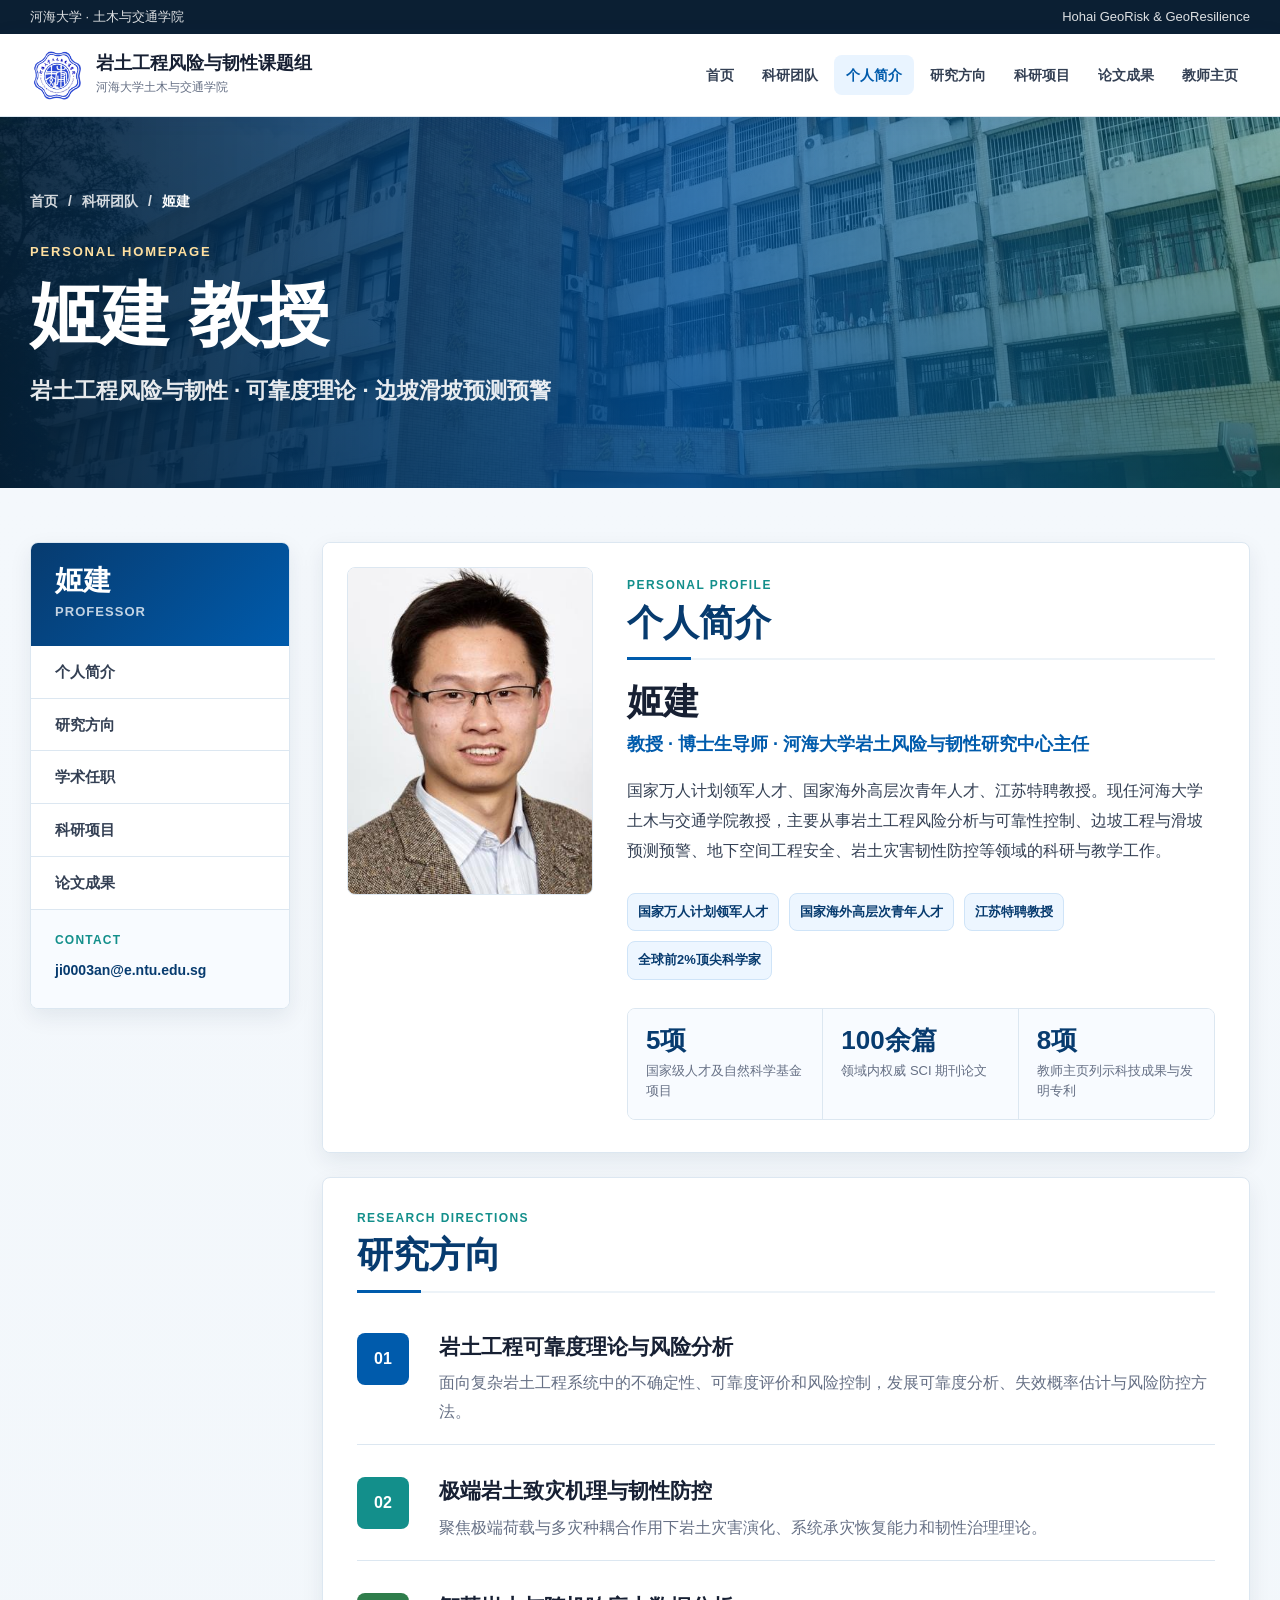
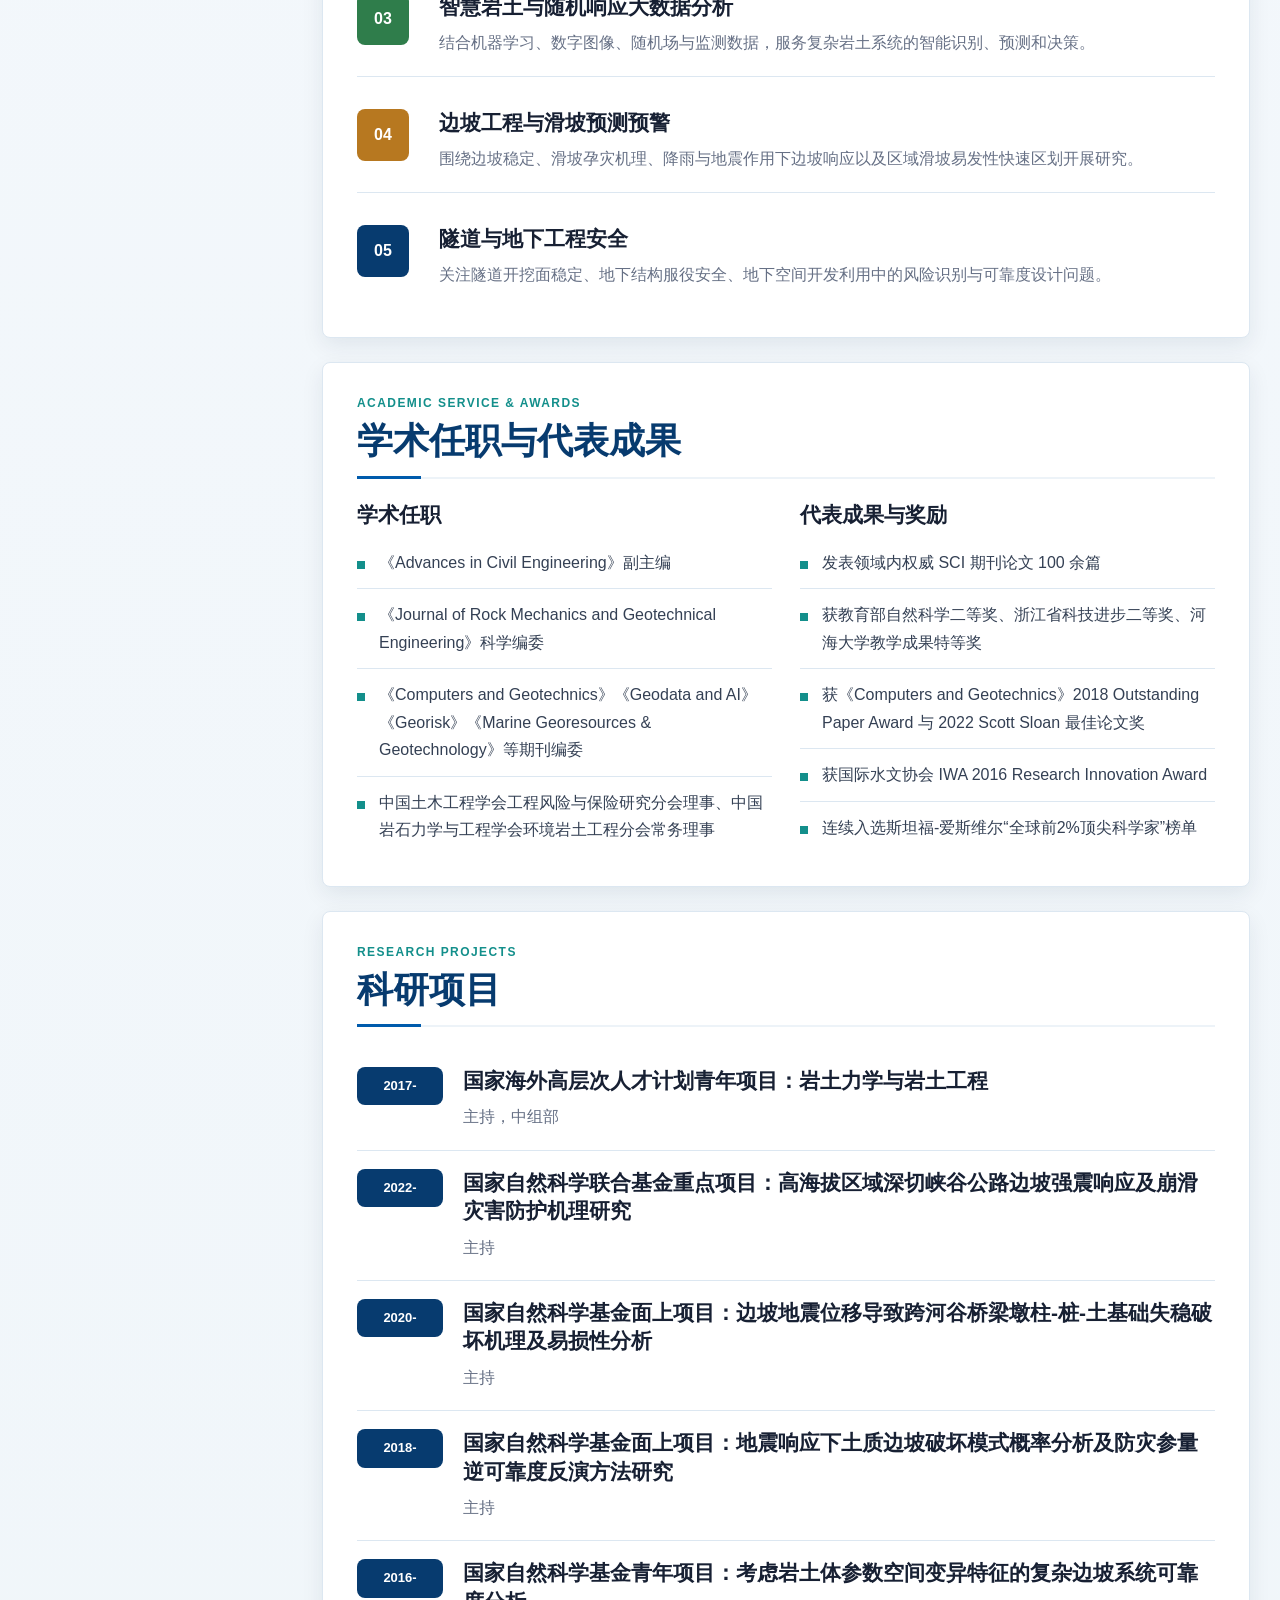
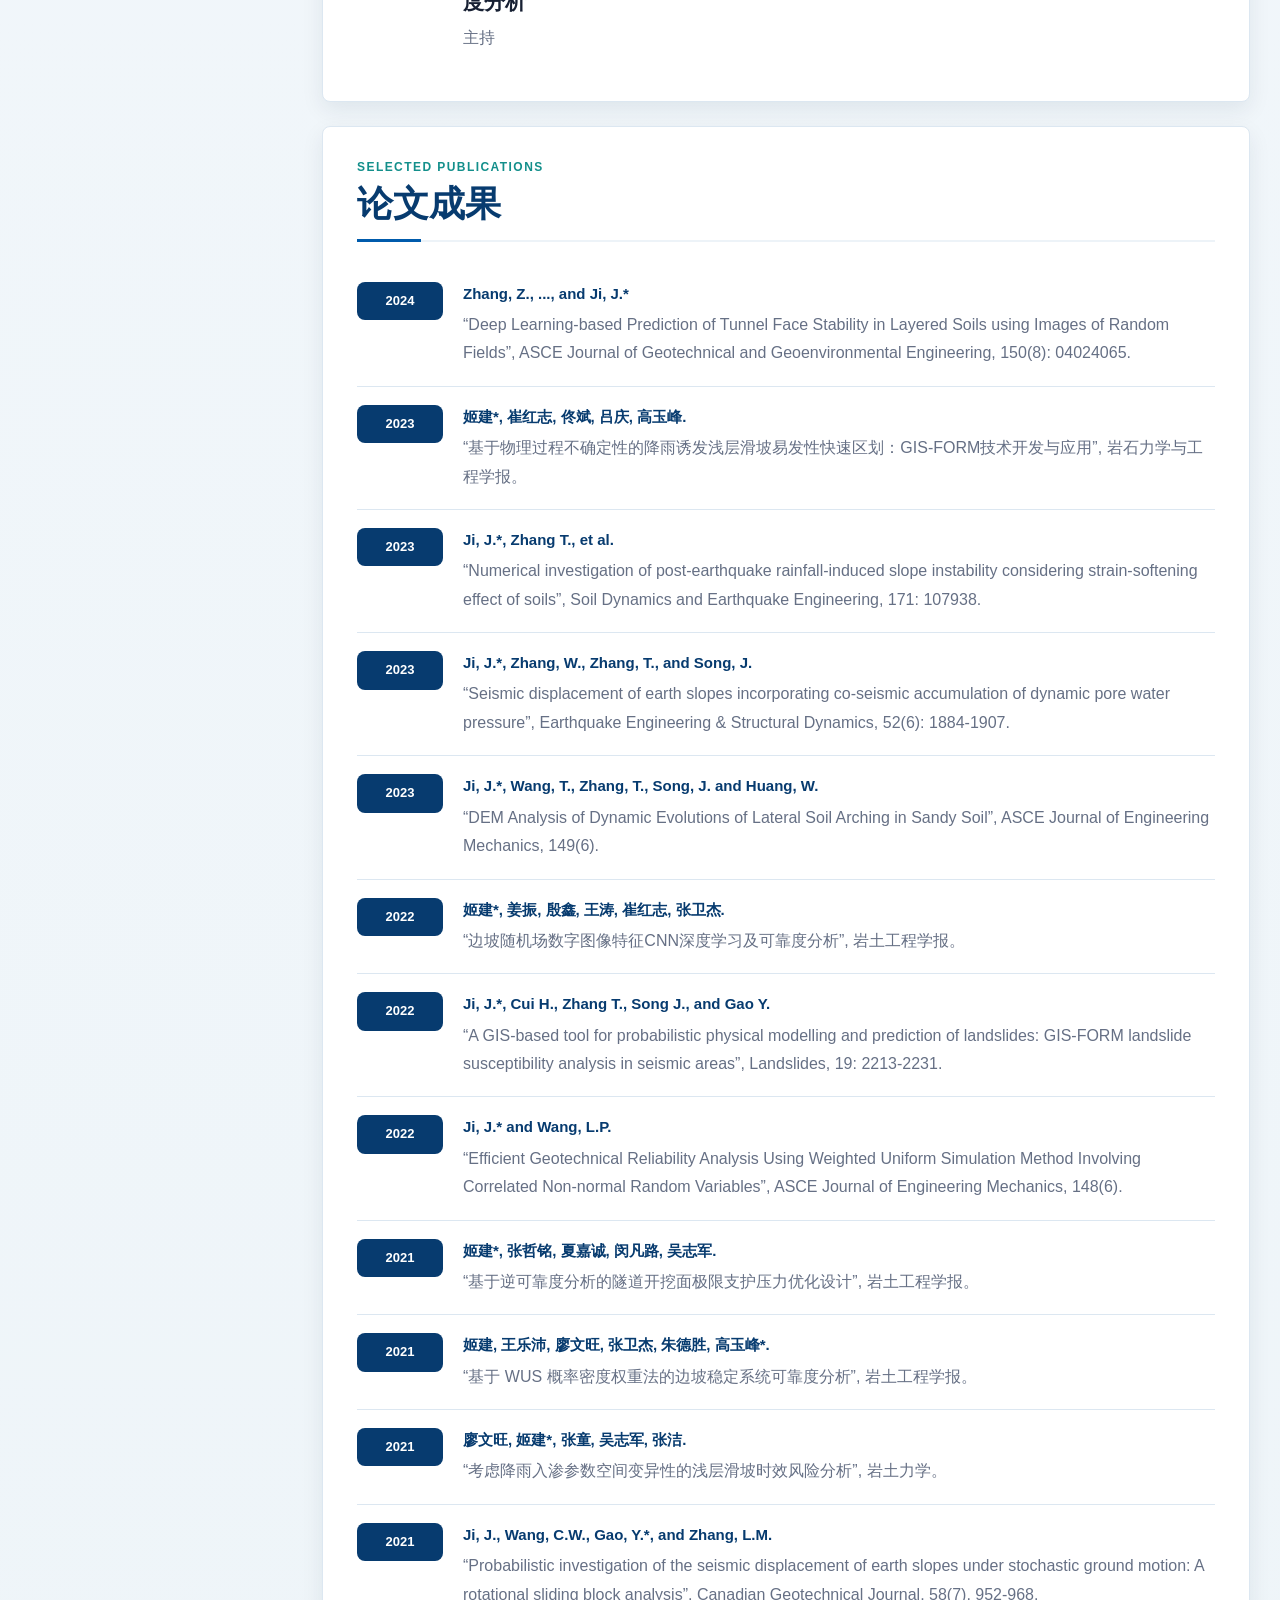
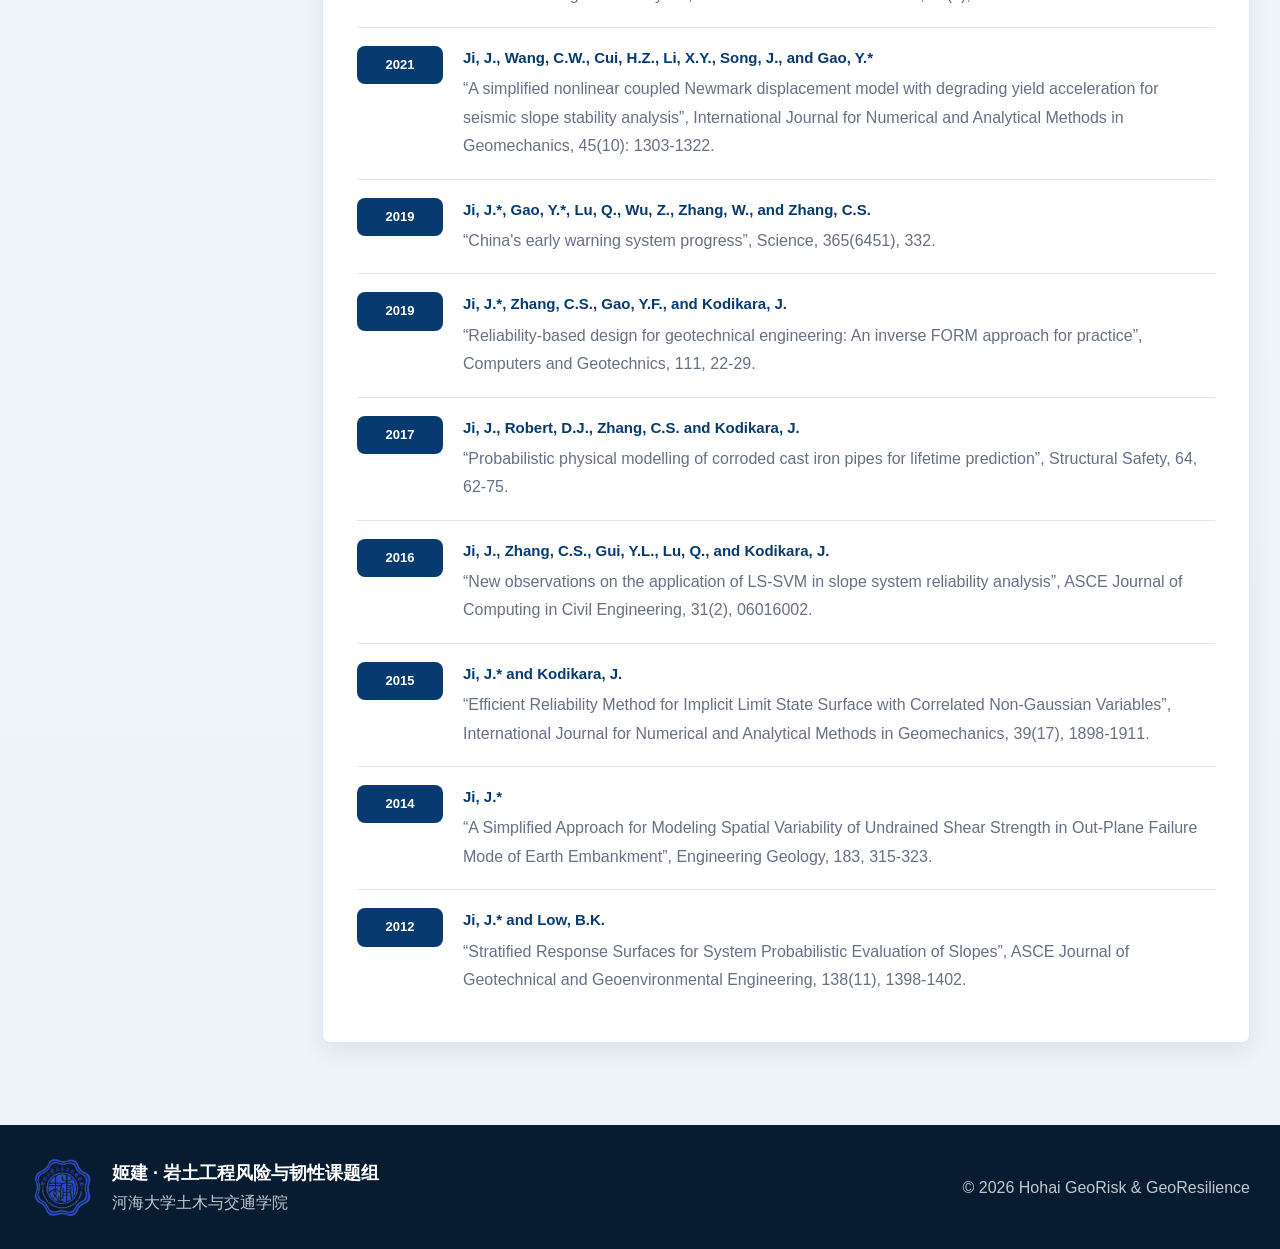
<file: ji-jian.html>
<!DOCTYPE html>
<html lang="zh-CN">
<head>
  <meta charset="UTF-8" />
  <meta name="viewport" content="width=device-width, initial-scale=1.0" />
  <title>姬建 · 河海大学岩土工程风险与韧性课题组</title>
  <meta name="description" content="姬建教授个人页面，展示个人简介、研究方向、学术任职、代表成果、科研项目和论文列表。" />
  <meta name="theme-color" content="#005bac" />
  <link rel="stylesheet" href="assets/css/style.css" />
</head>
<body class="profile-page smart-profile-page">
  <a class="skip-link" href="#mainContent">跳转到正文</a>

  <div class="topbar">
    <div class="container topbar-inner">
      <span>河海大学 · 土木与交通学院</span>
      <span>Hohai GeoRisk &amp; GeoResilience</span>
    </div>
  </div>

  <header class="site-header" id="siteHeader">
    <nav class="container navbar" aria-label="主导航">
      <a class="brand" href="index.html#home" aria-label="返回课题组首页">
        <img class="brand-emblem" src="assets/img/college-emblem.png" alt="河海大学土木与交通学院院徽" />
        <span class="brand-copy">
          <strong>岩土工程风险与韧性课题组</strong>
          <em>河海大学土木与交通学院</em>
        </span>
      </a>

      <button class="menu-toggle" id="menuToggle" type="button" aria-expanded="false" aria-controls="navMenu">
        <span></span><span></span><span></span>
        <span class="sr-only">打开或关闭导航菜单</span>
      </button>

      <div class="nav-menu" id="navMenu">
        <a href="index.html#home">首页</a>
        <a href="team.html">科研团队</a>
        <a href="#profile">个人简介</a>
        <a href="#research">研究方向</a>
        <a href="#projects">科研项目</a>
        <a href="#papers">论文成果</a>
        <a href="https://jszy.hhu.edu.cn/jj100/" target="_blank" rel="noopener noreferrer">教师主页</a>
      </div>
    </nav>
  </header>

  <main id="mainContent">
    <section class="profile-show-header" id="profile" aria-label="姬建个人页面横幅">
      <div class="profile-show-shade"></div>
      <div class="container profile-show-inner">
        <div class="profile-breadcrumb reveal" aria-label="当前位置">
          <a href="index.html#home">首页</a>
          <span>/</span>
          <a href="team.html">科研团队</a>
          <span>/</span>
          <strong>姬建</strong>
        </div>
        <p class="show-title-kicker reveal">Personal Homepage</p>
        <h1 class="reveal">姬建 教授</h1>
        <p class="profile-show-subtitle reveal"><span>岩土工程风险与韧性 · 可靠度理论</span><span class="subtitle-tail">边坡滑坡预测预警</span></p>
      </div>
    </section>

    <div class="profile-show-layout">
      <div class="container profile-page-grid">
        <aside class="profile-subnav reveal" aria-label="姬建个人页面栏目导航">
          <div class="profile-subnav-title">
            <strong>姬建</strong>
            <span>Professor</span>
          </div>
          <a href="#profile">个人简介</a>
          <a href="#research">研究方向</a>
          <a href="#service">学术任职</a>
          <a href="#projects">科研项目</a>
          <a href="#papers">论文成果</a>
          <div class="profile-subnav-contact">
            <span>Contact</span>
            <a href="mailto:ji0003an@e.ntu.edu.sg">ji0003an@e.ntu.edu.sg</a>
          </div>
        </aside>

        <div class="profile-content">
          <section class="profile-section profile-intro-card reveal" aria-label="个人简介">
            <div class="profile-intro-media">
              <img src="assets/img/people/Jianji.png" alt="姬建教授照片" />
            </div>
            <div class="profile-intro-copy">
              <div class="profile-section-head">
                <p>Personal Profile</p>
                <h2>个人简介</h2>
              </div>
              <h3>姬建</h3>
              <p class="profile-position">教授 · 博士生导师 · 河海大学岩土风险与韧性研究中心主任</p>
              <p>国家万人计划领军人才、国家海外高层次青年人才、江苏特聘教授。现任河海大学土木与交通学院教授，主要从事岩土工程风险分析与可靠性控制、边坡工程与滑坡预测预警、地下空间工程安全、岩土灾害韧性防控等领域的科研与教学工作。</p>
              <div class="profile-tags profile-tags-light" aria-label="个人标签">
                <span>国家万人计划领军人才</span>
                <span>国家海外高层次青年人才</span>
                <span>江苏特聘教授</span>
                <span>全球前2%顶尖科学家</span>
              </div>
              <div class="profile-metrics" aria-label="成果概览">
                <div><strong>5项</strong><span>国家级人才及自然科学基金项目</span></div>
                <div><strong>100余篇</strong><span>领域内权威 SCI 期刊论文</span></div>
                <div><strong>8项</strong><span>教师主页列示科技成果与发明专利</span></div>
              </div>
            </div>
          </section>

          <section class="profile-section reveal" id="research">
            <div class="profile-section-head">
              <p>Research Directions</p>
              <h2>研究方向</h2>
            </div>
            <div class="profile-direction-list">
              <article><span>01</span><div><h3>岩土工程可靠度理论与风险分析</h3><p>面向复杂岩土工程系统中的不确定性、可靠度评价和风险控制，发展可靠度分析、失效概率估计与风险防控方法。</p></div></article>
              <article><span>02</span><div><h3>极端岩土致灾机理与韧性防控</h3><p>聚焦极端荷载与多灾种耦合作用下岩土灾害演化、系统承灾恢复能力和韧性治理理论。</p></div></article>
              <article><span>03</span><div><h3>智慧岩土与随机响应大数据分析</h3><p>结合机器学习、数字图像、随机场与监测数据，服务复杂岩土系统的智能识别、预测和决策。</p></div></article>
              <article><span>04</span><div><h3>边坡工程与滑坡预测预警</h3><p>围绕边坡稳定、滑坡孕灾机理、降雨与地震作用下边坡响应以及区域滑坡易发性快速区划开展研究。</p></div></article>
              <article><span>05</span><div><h3>隧道与地下工程安全</h3><p>关注隧道开挖面稳定、地下结构服役安全、地下空间开发利用中的风险识别与可靠度设计问题。</p></div></article>
            </div>
          </section>

          <section class="profile-section reveal" id="service">
            <div class="profile-section-head">
              <p>Academic Service & Awards</p>
              <h2>学术任职与代表成果</h2>
            </div>
            <div class="profile-info-columns">
              <div>
                <h3>学术任职</h3>
                <ul class="profile-check-list">
                  <li>《Advances in Civil Engineering》副主编</li>
                  <li>《Journal of Rock Mechanics and Geotechnical Engineering》科学编委</li>
                  <li>《Computers and Geotechnics》《Geodata and AI》《Georisk》《Marine Georesources & Geotechnology》等期刊编委</li>
                  <li>中国土木工程学会工程风险与保险研究分会理事、中国岩石力学与工程学会环境岩土工程分会常务理事</li>
                </ul>
              </div>
              <div>
                <h3>代表成果与奖励</h3>
                <ul class="profile-check-list">
                  <li>发表领域内权威 SCI 期刊论文 100 余篇</li>
                  <li>获教育部自然科学二等奖、浙江省科技进步二等奖、河海大学教学成果特等奖</li>
                  <li>获《Computers and Geotechnics》2018 Outstanding Paper Award 与 2022 Scott Sloan 最佳论文奖</li>
                  <li>获国际水文协会 IWA 2016 Research Innovation Award</li>
                  <li>连续入选斯坦福-爱斯维尔“全球前2%顶尖科学家”榜单</li>
                </ul>
              </div>
            </div>
          </section>

          <section class="profile-section reveal" id="projects">
            <div class="profile-section-head">
              <p>Research Projects</p>
              <h2>科研项目</h2>
            </div>
            <ol class="profile-project-list">
              <li><span>2017-</span><div><h3>国家海外高层次人才计划青年项目：岩土力学与岩土工程</h3><p>主持，中组部</p></div></li>
              <li><span>2022-</span><div><h3>国家自然科学联合基金重点项目：高海拔区域深切峡谷公路边坡强震响应及崩滑灾害防护机理研究</h3><p>主持</p></div></li>
              <li><span>2020-</span><div><h3>国家自然科学基金面上项目：边坡地震位移导致跨河谷桥梁墩柱-桩-土基础失稳破坏机理及易损性分析</h3><p>主持</p></div></li>
              <li><span>2018-</span><div><h3>国家自然科学基金面上项目：地震响应下土质边坡破坏模式概率分析及防灾参量逆可靠度反演方法研究</h3><p>主持</p></div></li>
              <li><span>2016-</span><div><h3>国家自然科学基金青年项目：考虑岩土体参数空间变异特征的复杂边坡系统可靠度分析</h3><p>主持</p></div></li>
            </ol>
          </section>

          <section class="profile-section reveal" id="papers">
            <div class="profile-section-head">
              <p>Selected Publications</p>
              <h2>论文成果</h2>
            </div>
            <ol class="profile-paper-list">
              <li><span>2024</span><div><strong>Zhang, Z., ..., and Ji, J.*</strong><p>“Deep Learning-based Prediction of Tunnel Face Stability in Layered Soils using Images of Random Fields”, ASCE Journal of Geotechnical and Geoenvironmental Engineering, 150(8): 04024065.</p></div></li>
              <li><span>2023</span><div><strong>姬建*, 崔红志, 佟斌, 吕庆, 高玉峰.</strong><p>“基于物理过程不确定性的降雨诱发浅层滑坡易发性快速区划：GIS-FORM技术开发与应用”, 岩石力学与工程学报。</p></div></li>
              <li><span>2023</span><div><strong>Ji, J.*, Zhang T., et al.</strong><p>“Numerical investigation of post-earthquake rainfall-induced slope instability considering strain-softening effect of soils”, Soil Dynamics and Earthquake Engineering, 171: 107938.</p></div></li>
              <li><span>2023</span><div><strong>Ji, J.*, Zhang, W., Zhang, T., and Song, J.</strong><p>“Seismic displacement of earth slopes incorporating co-seismic accumulation of dynamic pore water pressure”, Earthquake Engineering & Structural Dynamics, 52(6): 1884-1907.</p></div></li>
              <li><span>2023</span><div><strong>Ji, J.*, Wang, T., Zhang, T., Song, J. and Huang, W.</strong><p>“DEM Analysis of Dynamic Evolutions of Lateral Soil Arching in Sandy Soil”, ASCE Journal of Engineering Mechanics, 149(6).</p></div></li>
              <li><span>2022</span><div><strong>姬建*, 姜振, 殷鑫, 王涛, 崔红志, 张卫杰.</strong><p>“边坡随机场数字图像特征CNN深度学习及可靠度分析”, 岩土工程学报。</p></div></li>
              <li><span>2022</span><div><strong>Ji, J.*, Cui H., Zhang T., Song J., and Gao Y.</strong><p>“A GIS-based tool for probabilistic physical modelling and prediction of landslides: GIS-FORM landslide susceptibility analysis in seismic areas”, Landslides, 19: 2213-2231.</p></div></li>
              <li><span>2022</span><div><strong>Ji, J.* and Wang, L.P.</strong><p>“Efficient Geotechnical Reliability Analysis Using Weighted Uniform Simulation Method Involving Correlated Non-normal Random Variables”, ASCE Journal of Engineering Mechanics, 148(6).</p></div></li>
              <li><span>2021</span><div><strong>姬建*, 张哲铭, 夏嘉诚, 闵凡路, 吴志军.</strong><p>“基于逆可靠度分析的隧道开挖面极限支护压力优化设计”, 岩土工程学报。</p></div></li>
              <li><span>2021</span><div><strong>姬建, 王乐沛, 廖文旺, 张卫杰, 朱德胜, 高玉峰*.</strong><p>“基于 WUS 概率密度权重法的边坡稳定系统可靠度分析”, 岩土工程学报。</p></div></li>
              <li><span>2021</span><div><strong>廖文旺, 姬建*, 张童, 吴志军, 张洁.</strong><p>“考虑降雨入渗参数空间变异性的浅层滑坡时效风险分析”, 岩土力学。</p></div></li>
              <li><span>2021</span><div><strong>Ji, J., Wang, C.W., Gao, Y.*, and Zhang, L.M.</strong><p>“Probabilistic investigation of the seismic displacement of earth slopes under stochastic ground motion: A rotational sliding block analysis”, Canadian Geotechnical Journal, 58(7), 952-968.</p></div></li>
              <li><span>2021</span><div><strong>Ji, J., Wang, C.W., Cui, H.Z., Li, X.Y., Song, J., and Gao, Y.*</strong><p>“A simplified nonlinear coupled Newmark displacement model with degrading yield acceleration for seismic slope stability analysis”, International Journal for Numerical and Analytical Methods in Geomechanics, 45(10): 1303-1322.</p></div></li>
              <li><span>2019</span><div><strong>Ji, J.*, Gao, Y.*, Lu, Q., Wu, Z., Zhang, W., and Zhang, C.S.</strong><p>“China's early warning system progress”, Science, 365(6451), 332.</p></div></li>
              <li><span>2019</span><div><strong>Ji, J.*, Zhang, C.S., Gao, Y.F., and Kodikara, J.</strong><p>“Reliability-based design for geotechnical engineering: An inverse FORM approach for practice”, Computers and Geotechnics, 111, 22-29.</p></div></li>
              <li><span>2017</span><div><strong>Ji, J., Robert, D.J., Zhang, C.S. and Kodikara, J.</strong><p>“Probabilistic physical modelling of corroded cast iron pipes for lifetime prediction”, Structural Safety, 64, 62-75.</p></div></li>
              <li><span>2016</span><div><strong>Ji, J., Zhang, C.S., Gui, Y.L., Lu, Q., and Kodikara, J.</strong><p>“New observations on the application of LS-SVM in slope system reliability analysis”, ASCE Journal of Computing in Civil Engineering, 31(2), 06016002.</p></div></li>
              <li><span>2015</span><div><strong>Ji, J.* and Kodikara, J.</strong><p>“Efficient Reliability Method for Implicit Limit State Surface with Correlated Non-Gaussian Variables”, International Journal for Numerical and Analytical Methods in Geomechanics, 39(17), 1898-1911.</p></div></li>
              <li><span>2014</span><div><strong>Ji, J.*</strong><p>“A Simplified Approach for Modeling Spatial Variability of Undrained Shear Strength in Out-Plane Failure Mode of Earth Embankment”, Engineering Geology, 183, 315-323.</p></div></li>
              <li><span>2012</span><div><strong>Ji, J.* and Low, B.K.</strong><p>“Stratified Response Surfaces for System Probabilistic Evaluation of Slopes”, ASCE Journal of Geotechnical and Geoenvironmental Engineering, 138(11), 1398-1402.</p></div></li>
            </ol>
          </section>
        </div>
      </div>
    </div>
  </main>

  <footer class="site-footer">
    <div class="container footer-inner">
      <div class="footer-brand">
        <img src="assets/img/college-emblem.png" alt="河海大学土木与交通学院院徽" />
        <div>
          <strong>姬建 · 岩土工程风险与韧性课题组</strong>
          <span>河海大学土木与交通学院</span>
        </div>
      </div>
      <div class="footer-meta">© <span id="year"></span> Hohai GeoRisk &amp; GeoResilience</div>
    </div>
  </footer>

  <button class="back-to-top" id="backToTop" type="button" aria-label="返回顶部">↑</button>
  <script src="assets/js/main.js"></script>
</body>
</html>
</file>
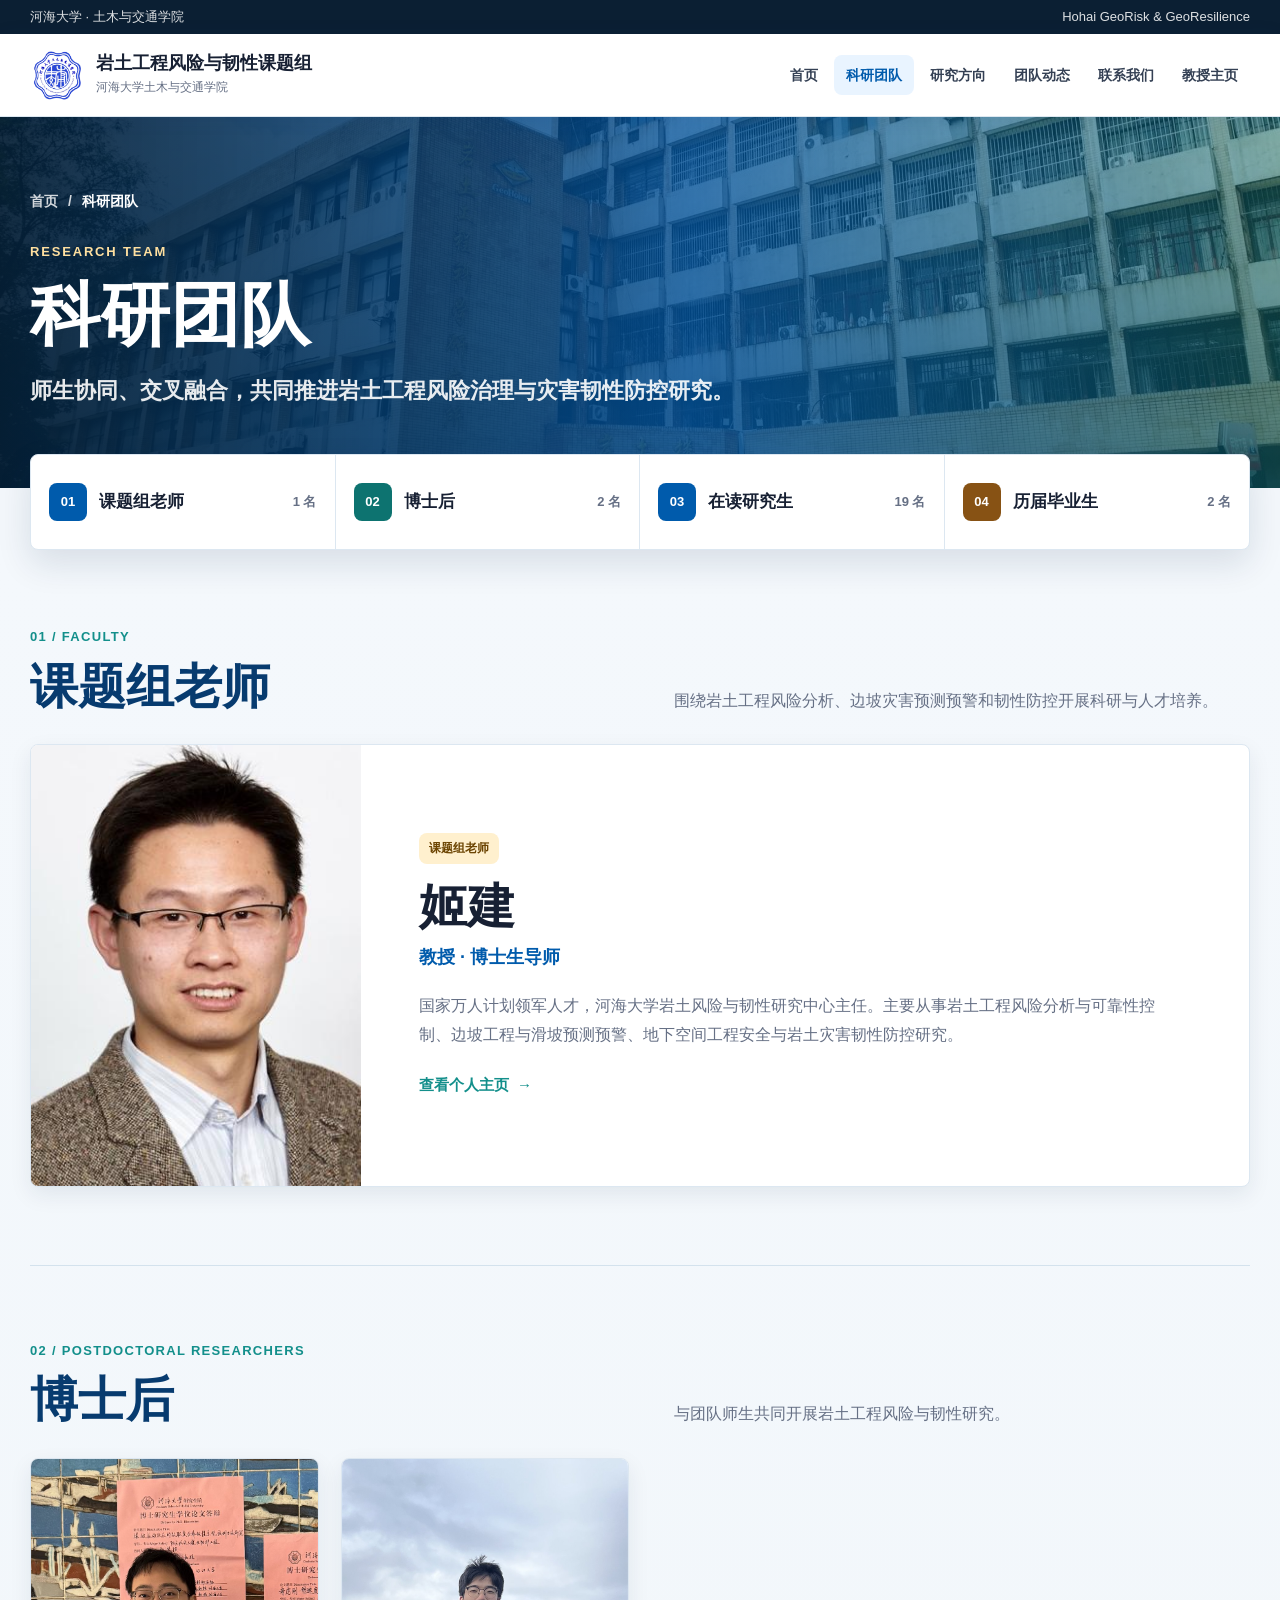
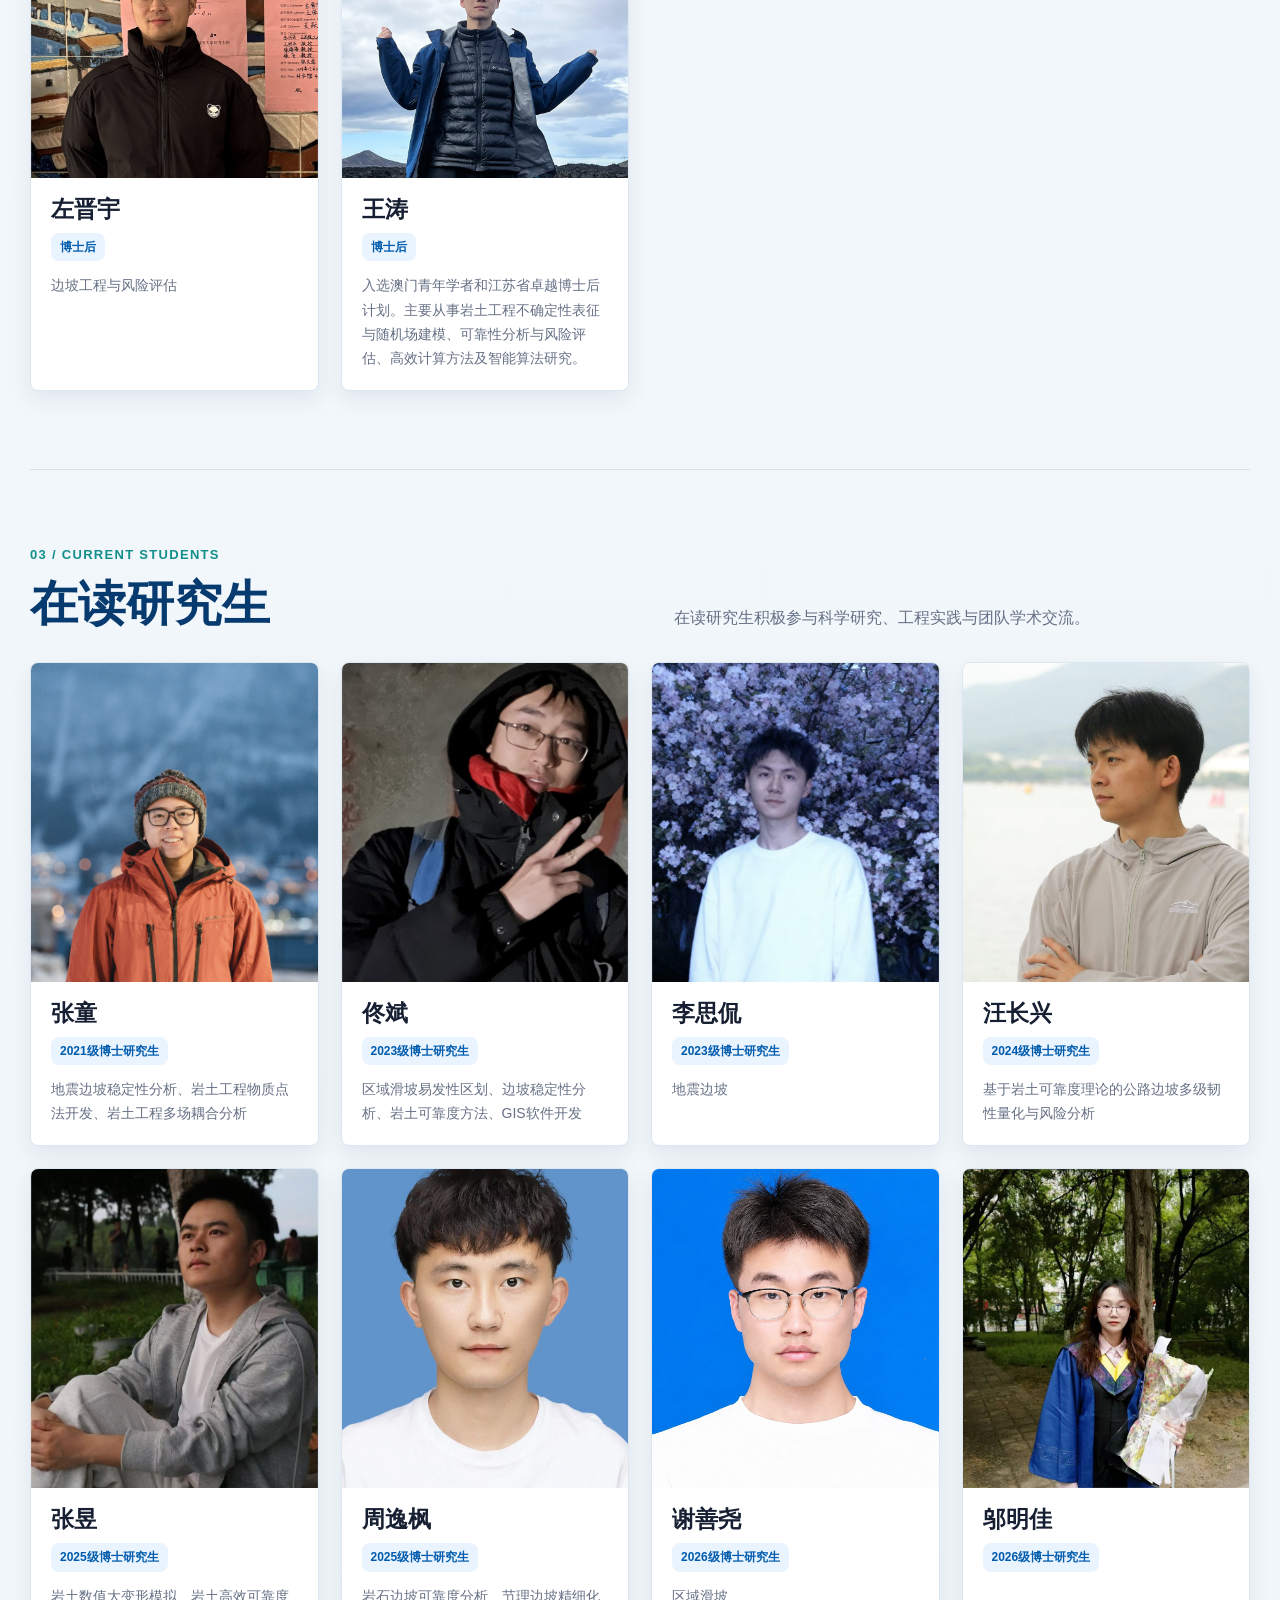
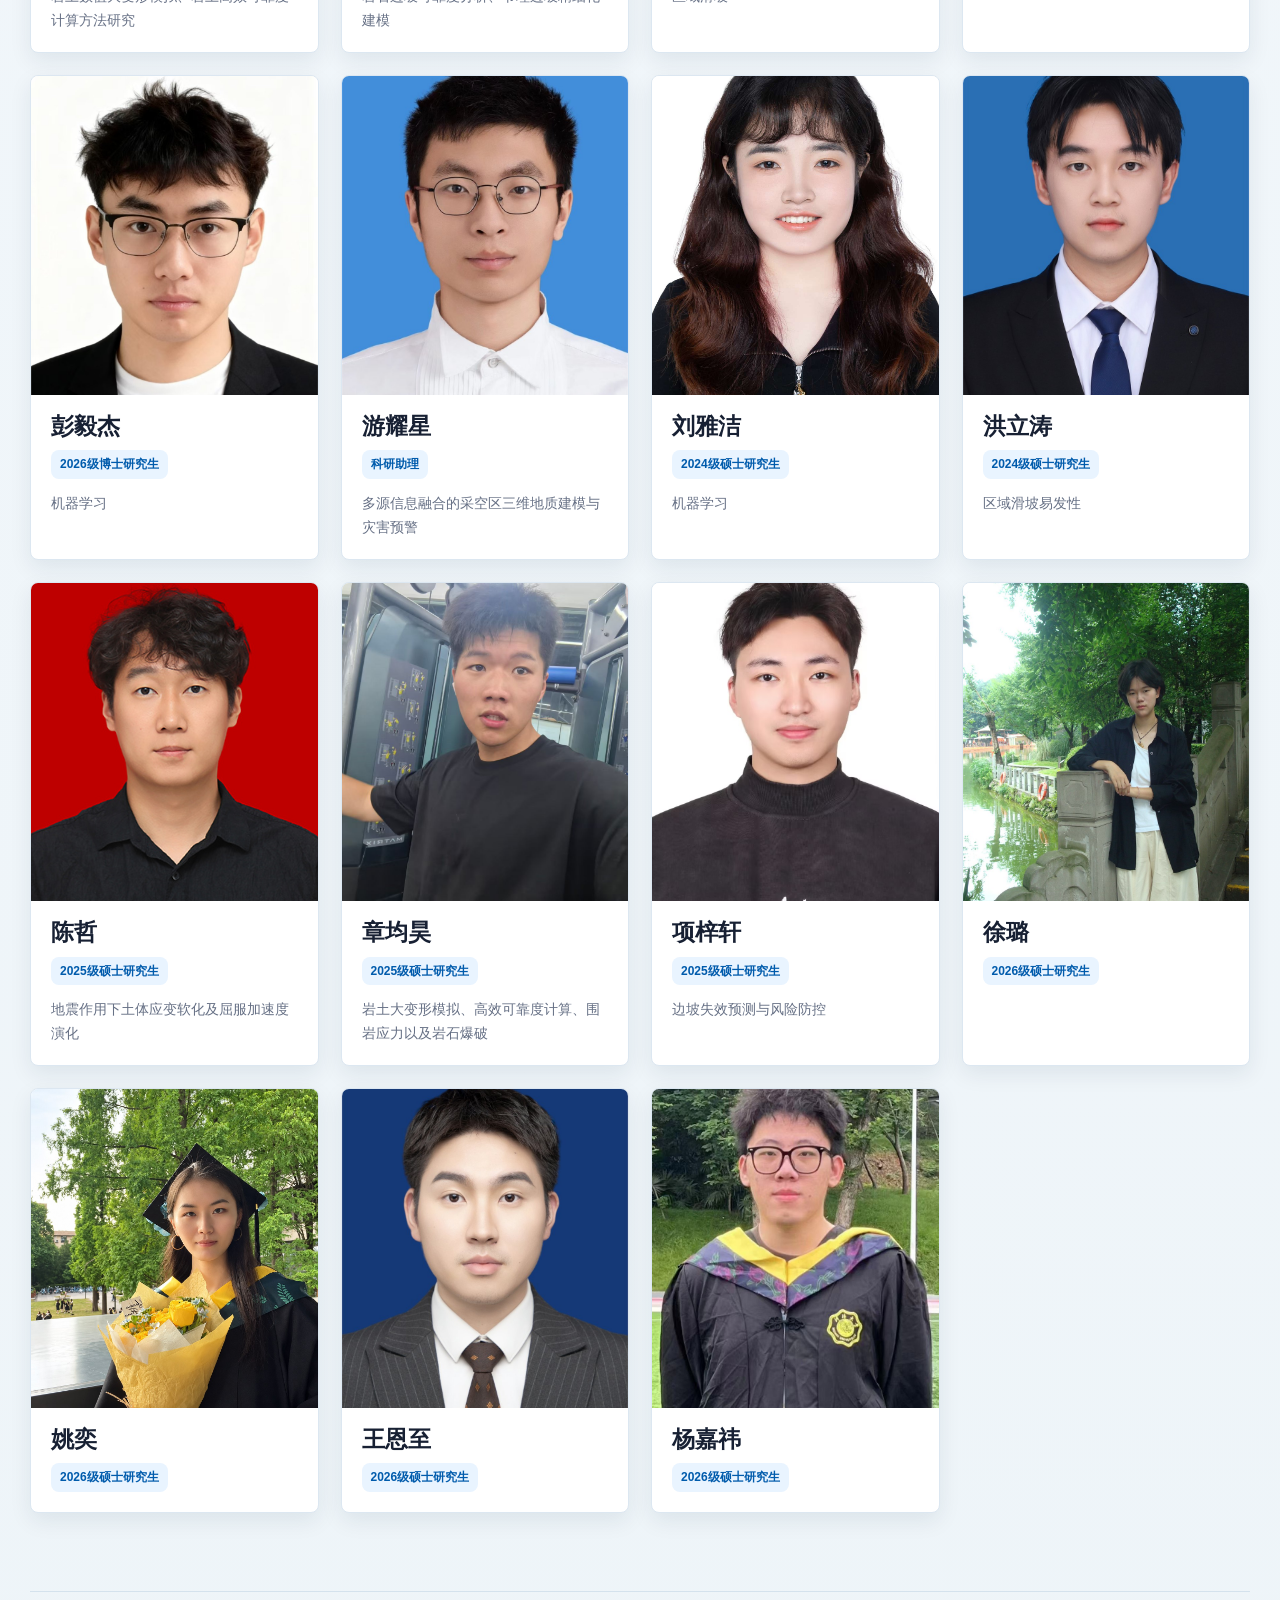
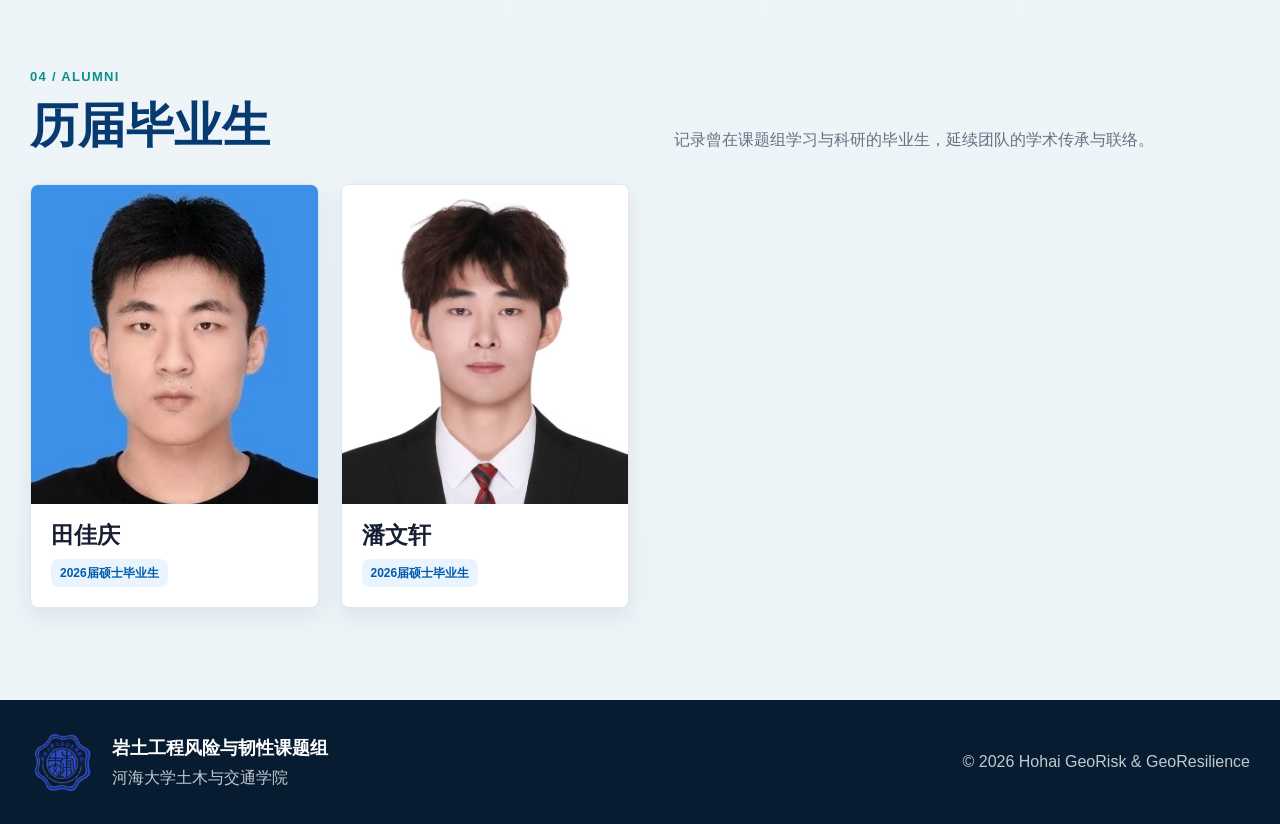
<file: team.html>
<!DOCTYPE html>
<html lang="zh-CN">
<head>
  <meta charset="UTF-8" />
  <meta name="viewport" content="width=device-width, initial-scale=1.0" />
  <title>科研团队 · 岩土工程风险与韧性课题组</title>
  <meta name="description" content="河海大学岩土工程风险与韧性课题组科研团队，包括课题组老师、博士后、在读研究生与历届毕业生。" />
  <meta name="theme-color" content="#005bac" />
  <link rel="stylesheet" href="assets/css/style.css" />
  <link rel="stylesheet" href="assets/css/team-updates.css" />
</head>
<body class="team-page smart-profile-page">
  <a class="skip-link" href="#mainContent">跳转到正文</a>

  <div class="topbar">
    <div class="container topbar-inner">
      <span>河海大学 · 土木与交通学院</span>
      <span>Hohai GeoRisk &amp; GeoResilience</span>
    </div>
  </div>

  <header class="site-header" id="siteHeader">
    <nav class="container navbar" aria-label="主导航">
      <a class="brand" href="index.html#home" aria-label="返回课题组首页">
        <img class="brand-emblem" src="assets/img/college-emblem.png" alt="河海大学土木与交通学院院徽" />
        <span class="brand-copy">
          <strong>岩土工程风险与韧性课题组</strong>
          <em>河海大学土木与交通学院</em>
        </span>
      </a>

      <button class="menu-toggle" id="menuToggle" type="button" aria-expanded="false" aria-controls="navMenu">
        <span></span><span></span><span></span>
        <span class="sr-only">打开或关闭导航菜单</span>
      </button>

      <div class="nav-menu" id="navMenu">
        <a href="index.html#home">首页</a>
        <a href="#team" aria-current="page">科研团队</a>
        <a href="index.html#research">研究方向</a>
        <a href="index.html#news">团队动态</a>
        <a href="index.html#contact">联系我们</a>
        <a href="ji-jian.html">教授主页</a>
      </div>
    </nav>
  </header>

  <main id="mainContent">
    <section class="profile-show-header team-show-header" id="team" aria-label="科研团队页面横幅">
      <div class="profile-show-shade"></div>
      <div class="container profile-show-inner">
        <div class="profile-breadcrumb reveal" aria-label="当前位置">
          <a href="index.html#home">首页</a>
          <span>/</span>
          <strong>科研团队</strong>
        </div>
        <p class="show-title-kicker reveal">Research Team</p>
        <h1 class="reveal">科研团队</h1>
        <p class="profile-show-subtitle reveal">师生协同、交叉融合，共同推进岩土工程风险治理与灾害韧性防控研究。</p>
      </div>
    </section>

    <div class="team-directory-nav-wrap">
      <nav class="container team-directory-nav" aria-label="团队成员分类">
        <a href="#faculty"><span>01</span><strong>课题组老师</strong><em>1 名</em></a>
        <a href="#postdocs"><span>02</span><strong>博士后</strong><em>2 名</em></a>
        <a href="#students"><span>03</span><strong>在读研究生</strong><em>19 名</em></a>
        <a href="#alumni"><span>04</span><strong>历届毕业生</strong><em>2 名</em></a>
      </nav>
    </div>

    <div class="team-directory-shell">
      <div class="container team-directory">
        <section class="team-group-section" id="faculty" aria-labelledby="facultyTitle">
          <div class="team-group-heading reveal">
            <div>
              <p class="section-index">01 / Faculty</p>
              <h2 id="facultyTitle">课题组老师</h2>
            </div>
            <p>围绕岩土工程风险分析、边坡灾害预测预警和韧性防控开展科研与人才培养。</p>
          </div>

          <a class="faculty-profile-card reveal" href="ji-jian.html" aria-label="查看姬建教授个人主页">
            <figure>
              <img src="assets/img/people/Jianji.png" alt="姬建教授照片" />
            </figure>
            <div class="faculty-profile-copy">
              <span class="member-category">课题组老师</span>
              <h3>姬建</h3>
              <p class="faculty-title">教授 · 博士生导师</p>
              <p>国家万人计划领军人才，河海大学岩土风险与韧性研究中心主任。主要从事岩土工程风险分析与可靠性控制、边坡工程与滑坡预测预警、地下空间工程安全与岩土灾害韧性防控研究。</p>
              <strong>查看个人主页 <span aria-hidden="true">→</span></strong>
            </div>
          </a>
        </section>

        <section class="team-group-section" id="postdocs" aria-labelledby="postdocsTitle">
          <div class="team-group-heading reveal">
            <div>
              <p class="section-index">02 / Postdoctoral Researchers</p>
              <h2 id="postdocsTitle">博士后</h2>
            </div>
            <p>与团队师生共同开展岩土工程风险与韧性研究。</p>
          </div>
          <div class="team-member-grid" aria-label="博士后名单">
            <article class="member-card team-person-card reveal"><figure><img loading="lazy" src="assets/img/people/zuojinyu.jpg" alt="左晋宇头像占位图" /></figure><div class="member-info"><h3>左晋宇</h3><span>博士后</span><p>边坡工程与风险评估</p></div></article>
            <article class="member-card team-person-card reveal"><figure><img loading="lazy" src="assets/img/people/wangtao.jpg" alt="王涛头像占位图" /></figure><div class="member-info"><h3>王涛</h3><span>博士后</span><p>入选澳门青年学者和江苏省卓越博士后计划。主要从事岩土工程不确定性表征与随机场建模、可靠性分析与风险评估、高效计算方法及智能算法研究。</p></div></article>
          </div>
        </section>

        <section class="team-group-section" id="students" aria-labelledby="studentsTitle">
          <div class="team-group-heading reveal">
            <div>
              <p class="section-index">03 / Current Students</p>
              <h2 id="studentsTitle">在读研究生</h2>
            </div>
            <p>在读研究生积极参与科学研究、工程实践与团队学术交流。</p>
          </div>
          <div class="team-member-grid" aria-label="在读研究生名单">
            <article class="member-card team-person-card reveal"><figure><img loading="lazy" src="assets/img/people/zhangtong.png" alt="张童照片" /></figure><div class="member-info"><h3>张童</h3><span>2021级博士研究生</span><p>地震边坡稳定性分析、岩土工程物质点法开发、岩土工程多场耦合分析</p></div></article>
            <article class="member-card team-person-card reveal"><figure><img loading="lazy" src="assets/img/people/tongbin.jpg" alt="佟斌头像占位图" /></figure><div class="member-info"><h3>佟斌</h3><span>2023级博士研究生</span><p>区域滑坡易发性区划、边坡稳定性分析、岩土可靠度方法、GIS软件开发</p></div></article>
            <article class="member-card team-person-card reveal"><figure><img loading="lazy" src="assets/img/people/lisikan.jpg" alt="李思侃照片" /></figure><div class="member-info"><h3>李思侃</h3><span>2023级博士研究生</span><p>地震边坡</p></div></article>
            <article class="member-card team-person-card reveal"><figure><img loading="lazy" src="assets/img/people/Wangchangxing.jpg" alt="汪长兴照片" /></figure><div class="member-info"><h3>汪长兴</h3><span>2024级博士研究生</span><p>基于岩土可靠度理论的公路边坡多级韧性量化与风险分析</p></div></article>
            <article class="member-card team-person-card reveal"><figure><img loading="lazy" src="assets/img/people/zhangyu.jpg" alt="张昱照片" /></figure><div class="member-info"><h3>张昱</h3><span>2025级博士研究生</span><p>岩土数值大变形模拟、岩土高效可靠度计算方法研究</p></div></article>
            <article class="member-card team-person-card reveal"><figure><img loading="lazy" src="assets/img/people/MapelChow.png" alt="周逸枫照片" /></figure><div class="member-info"><h3>周逸枫</h3><span>2025级博士研究生</span><p>岩石边坡可靠度分析、节理边坡精细化建模</p></div></article>
            <article class="member-card team-person-card reveal"><figure><img loading="lazy" src="assets/img/people/xieshanyao-enhanced.jpg" alt="谢善尧照片" /></figure><div class="member-info"><h3>谢善尧</h3><span>2026级博士研究生</span><p>区域滑坡</p></div></article>
            <article class="member-card team-person-card reveal"><figure><img loading="lazy" src="assets/img/people/wuminjia.jpg" alt="邬明佳照片" /></figure><div class="member-info"><h3>邬明佳</h3><span>2026级博士研究生</span></div></article>
            <article class="member-card team-person-card reveal"><figure><img loading="lazy" src="assets/img/people/pengyijie.jpg" alt="彭毅杰照片" /></figure><div class="member-info"><h3>彭毅杰</h3><span>2026级博士研究生</span><p>机器学习</p></div></article>
            <article class="member-card team-person-card reveal"><figure><img loading="lazy" src="assets/img/people/youyaoxin.jpg" alt="游耀星照片" /></figure><div class="member-info"><h3>游耀星</h3><span>科研助理</span><p>多源信息融合的采空区三维地质建模与灾害预警</p></div></article>
            <article class="member-card team-person-card reveal"><figure><img loading="lazy" src="assets/img/people/liuyajie.jpg" alt="刘雅洁照片" /></figure><div class="member-info"><h3>刘雅洁</h3><span>2024级硕士研究生</span><p>机器学习</p></div></article>
            <article class="member-card team-person-card reveal"><figure><img loading="lazy" src="assets/img/people/Honglitao.jpg" alt="洪立涛照片" /></figure><div class="member-info"><h3>洪立涛</h3><span>2024级硕士研究生</span><p>区域滑坡易发性</p></div></article>
            <article class="member-card team-person-card reveal"><figure><img loading="lazy" src="assets/img/people/chenzhe.jpg" alt="陈哲头像占位图" /></figure><div class="member-info"><h3>陈哲</h3><span>2025级硕士研究生</span><p>地震作用下土体应变软化及屈服加速度演化</p></div></article>
            <article class="member-card team-person-card reveal"><figure><img loading="lazy" src="assets/img/people/zhangjunhao.jpg" alt="章均昊照片" /></figure><div class="member-info"><h3>章均昊</h3><span>2025级硕士研究生</span><p>岩土大变形模拟、高效可靠度计算、围岩应力以及岩石爆破</p></div></article>
            <article class="member-card team-person-card reveal"><figure><img loading="lazy" src="assets/img/people/xiangzixuan.png" alt="项梓轩头像占位图" /></figure><div class="member-info"><h3>项梓轩</h3><span>2025级硕士研究生</span><p>边坡失效预测与风险防控</p></div></article>
            <article class="member-card team-person-card reveal"><figure><img loading="lazy" src="assets/img/people/xulu.jpg" alt="徐璐照片" /></figure><div class="member-info"><h3>徐璐</h3><span>2026级硕士研究生</span></div></article>
            <article class="member-card team-person-card reveal"><figure><img loading="lazy" src="assets/img/people/yaoyi-enhanced.jpg" alt="姚奕照片" /></figure><div class="member-info"><h3>姚奕</h3><span>2026级硕士研究生</span></div></article>
            <article class="member-card team-person-card reveal"><figure><img loading="lazy" src="assets/img/people/wangenzhi.jpg" alt="王恩至照片" /></figure><div class="member-info"><h3>王恩至</h3><span>2026级硕士研究生</span></div></article>
            <article class="member-card team-person-card reveal"><figure><img loading="lazy" src="assets/img/people/yangjiayi.jpg" alt="杨嘉祎照片" /></figure><div class="member-info"><h3>杨嘉祎</h3><span>2026级硕士研究生</span></div></article>
          </div>
        </section>

        <section class="team-group-section" id="alumni" aria-labelledby="alumniTitle">
          <div class="team-group-heading reveal">
            <div>
              <p class="section-index">04 / Alumni</p>
              <h2 id="alumniTitle">历届毕业生</h2>
            </div>
            <p>记录曾在课题组学习与科研的毕业生，延续团队的学术传承与联络。</p>
          </div>
          <div class="team-member-grid" aria-label="历届毕业生名单">
            <article class="member-card team-person-card reveal"><figure><img loading="lazy" src="assets/img/people/tianjiaqing.png" alt="田佳庆头像占位图" /></figure><div class="member-info"><h3>田佳庆</h3><span>2026届硕士毕业生</span></div></article>
            <article class="member-card team-person-card reveal"><figure><img loading="lazy" src="assets/img/people/panwenxuan.jpg" alt="潘文轩头像占位图" /></figure><div class="member-info"><h3>潘文轩</h3><span>2026届硕士毕业生</span></div></article>
          </div>
        </section>
      </div>
    </div>
  </main>

  <footer class="site-footer">
    <div class="container footer-inner">
      <div class="footer-brand">
        <img src="assets/img/college-emblem.png" alt="河海大学土木与交通学院院徽" />
        <div>
          <strong>岩土工程风险与韧性课题组</strong>
          <span>河海大学土木与交通学院</span>
        </div>
      </div>
      <div class="footer-meta">© <span id="year"></span> Hohai GeoRisk &amp; GeoResilience</div>
    </div>
  </footer>

  <button class="back-to-top" id="backToTop" type="button" aria-label="返回顶部">↑</button>
  <script src="assets/js/main.js"></script>
</body>
</html>
</file>
<file: assets/css/style.css>
:root {
  --blue: #005bac;
  --blue-dark: #073b6f;
  --navy: #0b1f33;
  --teal: #138f8b;
  --green: #2f7d4b;
  --amber: #b77820;
  --ink: #172033;
  --muted: #667085;
  --line: #dce7f1;
  --bg: #f5f8fb;
  --white: #ffffff;
  --radius: 8px;
  --header-height: 82px;
  --shadow: 0 14px 34px rgba(14, 39, 70, 0.12);
  --shadow-soft: 0 8px 22px rgba(14, 39, 70, 0.08);
}

* { box-sizing: border-box; }

html {
  scroll-behavior: smooth;
  scroll-padding-top: 108px;
}

body {
  margin: 0;
  color: var(--ink);
  background: var(--bg);
  font-family: "PingFang SC", "Microsoft YaHei", "Noto Sans SC", Arial, sans-serif;
  line-height: 1.72;
}

body.menu-open { overflow: hidden; }
a { color: inherit; text-decoration: none; }
img { display: block; max-width: 100%; }
button { font: inherit; }

.container {
  width: min(1220px, calc(100% - 44px));
  margin: 0 auto;
}

.sr-only,
.skip-link {
  position: absolute;
  width: 1px;
  height: 1px;
  padding: 0;
  margin: -1px;
  overflow: hidden;
  clip: rect(0, 0, 0, 0);
  white-space: nowrap;
  border: 0;
}

.skip-link:focus {
  position: fixed;
  top: 12px;
  left: 12px;
  z-index: 999;
  width: auto;
  height: auto;
  padding: 10px 14px;
  clip: auto;
  color: white;
  background: var(--blue-dark);
  border-radius: var(--radius);
}

.topbar {
  color: rgba(255, 255, 255, 0.86);
  background: var(--navy);
  font-size: 13px;
}

.topbar-inner {
  min-height: 34px;
  display: flex;
  align-items: center;
  justify-content: space-between;
  gap: 16px;
}

.site-header {
  position: sticky;
  top: 0;
  z-index: 100;
  background: rgba(255, 255, 255, 0.97);
  border-bottom: 1px solid rgba(220, 231, 241, 0.95);
  backdrop-filter: blur(14px);
  transition: box-shadow 0.25s ease, background 0.25s ease;
}

.site-header.scrolled {
  background: rgba(255, 255, 255, 0.99);
  box-shadow: 0 12px 28px rgba(14, 39, 70, 0.08);
}

.navbar {
  min-height: var(--header-height);
  display: flex;
  align-items: center;
  justify-content: space-between;
  gap: 22px;
}

.brand {
  min-width: 320px;
  display: inline-flex;
  align-items: center;
  gap: 12px;
}

.brand-emblem {
  width: 54px;
  height: 54px;
  object-fit: contain;
  flex: 0 0 auto;
}

.brand-copy strong {
  display: block;
  font-size: 18px;
  line-height: 1.25;
  font-weight: 900;
}

.brand-copy em {
  display: block;
  margin-top: 2px;
  color: var(--muted);
  font-size: 12px;
  font-style: normal;
}

.nav-menu {
  display: flex;
  align-items: center;
  justify-content: flex-end;
  gap: 4px;
}

.nav-menu a {
  min-height: 38px;
  display: inline-flex;
  align-items: center;
  padding: 8px 12px;
  border-radius: var(--radius);
  color: #344054;
  font-size: 14px;
  font-weight: 800;
  white-space: nowrap;
  transition: background 0.2s ease, color 0.2s ease;
}

.nav-menu a:hover,
.nav-menu a.active,
.nav-menu a[aria-current="page"] {
  color: var(--blue);
  background: #e9f4ff;
}

.menu-toggle {
  display: none;
  width: 44px;
  height: 42px;
  border: 1px solid var(--line);
  border-radius: var(--radius);
  background: #f4f9ff;
  cursor: pointer;
  place-items: center;
  gap: 4px;
  padding: 9px;
}

.menu-toggle span:not(.sr-only) {
  display: block;
  width: 22px;
  height: 2px;
  border-radius: 999px;
  background: var(--blue-dark);
}

.hero {
  position: relative;
  min-height: calc(100vh - 34px - var(--header-height));
  display: flex;
  align-items: center;
  overflow: hidden;
  color: white;
  background-image: url("../img/home-bg.jpg");
  background-size: cover;
  background-position: center center;
  background-attachment: fixed;
}

.hero-shade {
  position: absolute;
  inset: 0;
  background:
    linear-gradient(90deg, rgba(6, 22, 38, 0.88) 0%, rgba(7, 59, 111, 0.72) 50%, rgba(0, 91, 172, 0.18) 100%),
    linear-gradient(180deg, rgba(0, 0, 0, 0.06), rgba(0, 0, 0, 0.28));
}

.hero-content {
  position: relative;
  z-index: 2;
  padding: 86px 0 108px;
}

.hero-copy { max-width: 900px; }

.hero-kicker {
  margin: 0 0 18px;
  color: #ffe0a0;
  font-size: 13px;
  font-weight: 900;
  letter-spacing: 0.12em;
}

.hero h1 {
  margin: 0 0 22px;
  font-size: clamp(42px, 6vw, 80px);
  line-height: 1.1;
  text-shadow: 0 12px 34px rgba(0, 0, 0, 0.34);
}

.hero-lead {
  margin: 0;
  max-width: 820px;
  color: rgba(255, 255, 255, 0.9);
  font-size: clamp(18px, 2vw, 22px);
  font-weight: 520;
}

.hero-actions,
.profile-actions {
  display: flex;
  flex-wrap: wrap;
  gap: 14px;
  margin-top: 32px;
}

.btn {
  display: inline-flex;
  align-items: center;
  justify-content: center;
  min-height: 48px;
  padding: 12px 20px;
  border-radius: var(--radius);
  font-weight: 900;
  transition: transform 0.2s ease, box-shadow 0.2s ease, background 0.2s ease;
}

.btn:hover { transform: translateY(-2px); }

.btn.primary {
  color: var(--blue-dark);
  background: white;
  box-shadow: 0 15px 28px rgba(0, 0, 0, 0.18);
}

.btn.secondary {
  color: white;
  background: var(--blue);
  box-shadow: 0 13px 25px rgba(0, 91, 172, 0.25);
}

.affiliation-band {
  position: relative;
  z-index: 3;
  margin-top: -38px;
}

.affiliation-inner {
  min-height: 104px;
  display: grid;
  grid-template-columns: minmax(260px, 430px) 1fr;
  gap: 28px;
  align-items: center;
  padding: 22px 28px;
  border-radius: var(--radius);
  background: white;
  border: 1px solid var(--line);
  box-shadow: var(--shadow);
}

.college-wordmark {
  max-height: 72px;
  object-fit: contain;
}

.affiliation-text strong {
  display: block;
  color: var(--blue-dark);
  font-size: 18px;
  font-weight: 900;
}

.affiliation-text span {
  display: block;
  margin-top: 4px;
  color: var(--muted);
}

.section { padding: 86px 0; }
.section-muted { background: #edf4f8; }

.section-heading {
  display: grid;
  grid-template-columns: minmax(0, 0.9fr) minmax(320px, 0.85fr);
  gap: 34px;
  align-items: end;
  margin-bottom: 30px;
}

.compact-heading {
  display: block;
  margin: 0;
}

.section-index {
  margin: 0 0 10px;
  color: var(--teal);
  font-size: 13px;
  font-weight: 900;
  letter-spacing: 0.1em;
  text-transform: uppercase;
}

.section-heading h2,
.talk-copy h2,
.source-note h2 {
  margin: 0;
  font-size: clamp(32px, 4vw, 52px);
  line-height: 1.16;
}

.section-heading p:last-child {
  margin: 0;
  color: var(--muted);
}

.section-more-link {
  color: var(--blue);
  font-weight: 900;
  text-decoration: underline;
  text-decoration-thickness: 1px;
  text-underline-offset: 5px;
  transition: color 0.2s ease;
}

.section-more-link:hover { color: var(--teal); }

.scroll-toolbar-actions {
  display: grid;
  justify-items: end;
  gap: 10px;
  margin-left: auto;
}

.scroll-toolbar {
  display: flex;
  align-items: center;
  justify-content: space-between;
  gap: 18px;
  margin-bottom: 18px;
  color: var(--muted);
  font-weight: 750;
}

.scroll-buttons {
  display: inline-flex;
  gap: 10px;
}

.scroll-buttons button {
  width: 44px;
  height: 44px;
  display: grid;
  place-items: center;
  border: 1px solid var(--line);
  border-radius: var(--radius);
  color: var(--blue-dark);
  background: white;
  box-shadow: var(--shadow-soft);
  cursor: pointer;
  font-size: 20px;
  font-weight: 900;
  transition: transform 0.2s ease, background 0.2s ease, color 0.2s ease;
}

.scroll-buttons button:hover {
  color: white;
  background: var(--blue);
  transform: translateY(-2px);
}

.horizontal-track {
  display: grid;
  grid-auto-flow: column;
  grid-auto-columns: minmax(275px, 310px);
  gap: 20px;
  overflow-x: auto;
  overflow-y: hidden;
  padding: 6px 4px 26px;
  scroll-snap-type: x proximity;
  scrollbar-color: var(--blue) #dbe7f2;
  scrollbar-width: thin;
}

.horizontal-track::-webkit-scrollbar { height: 10px; }
.horizontal-track::-webkit-scrollbar-track { background: #dbe7f2; border-radius: 999px; }
.horizontal-track::-webkit-scrollbar-thumb { background: var(--blue); border-radius: 999px; }

.member-card,
.research-card,
.contact-card,
.panel,
.info-card,
.source-note,
.profile-stats,
.talk-image {
  background: white;
  border: 1px solid var(--line);
  border-radius: var(--radius);
  box-shadow: var(--shadow-soft);
}

.member-card {
  overflow: hidden;
  scroll-snap-align: start;
}

.member-card-link {
  display: block;
  transition: transform 0.2s ease, border-color 0.2s ease, box-shadow 0.2s ease;
}

.member-card-link:hover {
  transform: translateY(-4px);
  border-color: rgba(0, 91, 172, 0.45);
  box-shadow: var(--shadow);
}

.member-card figure {
  position: relative;
  aspect-ratio: 4 / 4.7;
  margin: 0;
  background: #eef6ff;
  overflow: hidden;
}

.member-card figure img {
  width: 100%;
  height: 100%;
  object-fit: cover;
}

.member-info { padding: 20px; }

.member-info h3 {
  margin: 0 0 5px;
  font-size: 24px;
  line-height: 1.18;
}

.member-info span {
  display: inline-flex;
  margin-bottom: 10px;
  padding: 4px 9px;
  border-radius: var(--radius);
  color: var(--blue);
  background: #e9f4ff;
  font-size: 12px;
  font-weight: 900;
}

.member-info p {
  margin: 0;
  color: var(--muted);
  font-size: 14px;
}

.member-info strong {
  display: inline-flex;
  margin-top: 14px;
  color: var(--teal);
  font-size: 14px;
}

.featured-member .member-info span {
  color: #6b4300;
  background: #fff0ce;
}

.research-track { grid-auto-columns: minmax(330px, 430px); }

.research-card {
  overflow: hidden;
  scroll-snap-align: start;
}

.research-card figure {
  margin: 0;
  aspect-ratio: 16 / 10;
  background: #eaf4ff;
  overflow: hidden;
}

.research-card figure img {
  width: 100%;
  height: 100%;
  object-fit: cover;
}

.research-card-body { padding: 24px; }

.research-card-body > span,
.info-card span {
  display: inline-grid;
  place-items: center;
  width: 42px;
  height: 42px;
  margin-bottom: 14px;
  border-radius: var(--radius);
  color: white;
  background: var(--blue);
  font-weight: 900;
}

.research-card:nth-child(2) .research-card-body > span,
.info-card:nth-child(2) span { background: var(--teal); }
.research-card:nth-child(3) .research-card-body > span,
.info-card:nth-child(3) span { background: var(--green); }
.research-card:nth-child(4) .research-card-body > span,
.info-card:nth-child(4) span { background: var(--amber); }
.info-card:nth-child(5) span { background: var(--blue-dark); }

.research-card h3,
.info-card h3 {
  margin: 0 0 10px;
  font-size: 23px;
  line-height: 1.32;
}

.research-card p,
.info-card p {
  margin: 0;
  color: var(--muted);
}

.news-publications,
.content-panels {
  display: grid;
  grid-template-columns: 1fr 1fr;
  gap: 22px;
}

.panel { padding: 24px; }

.news-publications .panel {
  display: flex;
  flex-direction: column;
}

.panel-scroll {
  height: 310px;
  overflow-y: auto;
  padding-right: 8px;
  overscroll-behavior: contain;
  scrollbar-color: var(--blue) #dbe7f2;
  scrollbar-width: thin;
}

.panel-scroll::-webkit-scrollbar { width: 9px; }
.panel-scroll::-webkit-scrollbar-track { background: #dbe7f2; border-radius: 999px; }
.panel-scroll::-webkit-scrollbar-thumb { background: var(--blue); border-radius: 999px; }

.panel-head {
  display: flex;
  align-items: center;
  justify-content: space-between;
  gap: 16px;
  margin-bottom: 18px;
}

.panel-head h2,
.panel-head h3 {
  margin: 0;
  font-size: 26px;
  line-height: 1.25;
}

.panel-head span {
  color: var(--teal);
  font-size: 13px;
  font-weight: 900;
  letter-spacing: 0.08em;
  text-transform: uppercase;
}

.news-item,
.publication-item {
  display: grid;
  grid-template-columns: 78px 1fr;
  gap: 16px;
  align-items: center;
  padding: 16px 0;
  border-top: 1px solid var(--line);
}

.news-item:first-of-type,
.publication-item:first-of-type { border-top: 0; }

.news-item time {
  display: block;
  padding: 11px 8px;
  border-radius: var(--radius);
  text-align: center;
  color: var(--blue);
  background: #edf6ff;
  font-weight: 900;
}

.news-item time strong {
  display: block;
  font-size: 26px;
  line-height: 1;
}

.news-item time span {
  display: block;
  margin-top: 3px;
  font-size: 12px;
}

.news-item h4,
.publication-item h4 {
  margin: 0 0 5px;
  font-size: 17px;
  line-height: 1.42;
}

.news-item p,
.publication-item p {
  margin: 0;
  color: var(--muted);
  font-size: 14px;
}

.publication-item > span {
  width: 60px;
  min-height: 60px;
  display: grid;
  place-items: center;
  border-radius: var(--radius);
  color: white;
  background: var(--blue-dark);
  font-weight: 900;
}

.contact-layout {
  display: grid;
  grid-template-columns: 1.25fr 0.82fr 0.93fr;
  gap: 20px;
}

.contact-card { padding: 26px; }

.contact-card h3 {
  margin: 0 0 10px;
  font-size: 22px;
}

.contact-card p {
  margin: 0;
  color: var(--muted);
}

.contact-card a {
  display: inline-flex;
  margin-top: 10px;
  color: var(--blue);
  font-size: 17px;
  font-weight: 900;
}

.primary-contact {
  display: grid;
  grid-template-columns: 96px 1fr;
  gap: 20px;
  align-items: center;
}

.primary-contact img {
  width: 96px;
  height: 96px;
  object-fit: contain;
}

.site-footer {
  color: rgba(255, 255, 255, 0.76);
  background: #071c31;
}

.footer-inner {
  min-height: 124px;
  display: flex;
  align-items: center;
  justify-content: space-between;
  gap: 20px;
  flex-wrap: wrap;
  padding: 26px 0;
}

.footer-brand {
  display: flex;
  align-items: center;
  gap: 18px;
}

.footer-brand img {
  width: 64px;
  height: 64px;
  object-fit: contain;
  flex: 0 0 auto;
}

.footer-brand strong {
  display: block;
  color: white;
  font-size: 18px;
}

.footer-brand span,
.footer-meta { display: block; }

.back-to-top {
  position: fixed;
  right: 22px;
  bottom: 22px;
  z-index: 80;
  width: 44px;
  height: 44px;
  border: 0;
  border-radius: var(--radius);
  color: white;
  background: var(--blue);
  box-shadow: var(--shadow-soft);
  cursor: pointer;
  opacity: 0;
  transform: translateY(12px);
  pointer-events: none;
  transition: 0.2s ease;
}

.back-to-top.show {
  opacity: 1;
  transform: translateY(0);
  pointer-events: auto;
}

.reveal {
  opacity: 0;
  transform: translateY(22px);
  transition: opacity 0.65s ease, transform 0.65s ease;
}

.reveal.visible {
  opacity: 1;
  transform: translateY(0);
}

.profile-page { background: #f7f9fb; }

.profile-hero {
  position: relative;
  overflow: hidden;
  color: white;
  background:
    linear-gradient(120deg, rgba(5, 31, 54, 0.96), rgba(0, 91, 172, 0.88) 62%, rgba(19, 143, 139, 0.82)),
    url("../img/home-bg.jpg");
  background-size: cover;
  background-position: center;
}

.profile-hero-inner {
  min-height: 640px;
  display: grid;
  grid-template-columns: 330px 1fr;
  gap: 52px;
  align-items: center;
  padding: 76px 0 86px;
}

.profile-portrait {
  padding: 14px;
  background: white;
  border-radius: var(--radius);
  box-shadow: var(--shadow);
}

.profile-portrait img {
  width: 100%;
  aspect-ratio: 3 / 4;
  object-fit: cover;
  border-radius: var(--radius);
}

.profile-summary h1 {
  margin: 0 0 14px;
  font-size: clamp(48px, 7vw, 88px);
  line-height: 1;
}

.profile-title {
  margin: 0 0 20px;
  max-width: 820px;
  color: #ffe0a0;
  font-size: clamp(19px, 2.2vw, 25px);
  font-weight: 900;
}

.profile-lead {
  margin: 0;
  max-width: 860px;
  color: rgba(255, 255, 255, 0.9);
  font-size: clamp(17px, 1.8vw, 21px);
}

.profile-tags {
  display: flex;
  flex-wrap: wrap;
  gap: 10px;
  margin-top: 26px;
}

.profile-tags span {
  padding: 7px 10px;
  border: 1px solid rgba(255, 255, 255, 0.28);
  border-radius: var(--radius);
  background: rgba(255, 255, 255, 0.12);
  color: white;
  font-size: 13px;
  font-weight: 800;
}

.profile-band {
  position: relative;
  z-index: 2;
  margin-top: -42px;
}

.profile-stats {
  display: grid;
  grid-template-columns: repeat(4, 1fr);
  gap: 0;
  overflow: hidden;
}

.profile-stats div {
  padding: 26px 24px;
  border-right: 1px solid var(--line);
}

.profile-stats div:last-child { border-right: 0; }

.profile-stats strong {
  display: block;
  color: var(--blue-dark);
  font-size: 30px;
  line-height: 1.15;
}

.profile-stats span {
  display: block;
  margin-top: 8px;
  color: var(--muted);
  font-size: 14px;
}

.two-column-layout {
  display: grid;
  grid-template-columns: minmax(240px, 330px) 1fr;
  gap: 34px;
  align-items: start;
}

.info-grid {
  display: grid;
  grid-template-columns: repeat(2, minmax(0, 1fr));
  gap: 18px;
}

.info-card { padding: 24px; }

.clean-list {
  margin: 0;
  padding: 0;
  list-style: none;
}

.clean-list li {
  position: relative;
  padding: 12px 0 12px 20px;
  border-top: 1px solid var(--line);
  color: #344054;
}

.clean-list li:first-child { border-top: 0; }

.clean-list li::before {
  content: "";
  position: absolute;
  left: 0;
  top: 24px;
  width: 7px;
  height: 7px;
  border-radius: 50%;
  background: var(--teal);
}

.profile-detail-grid {
  display: grid;
  grid-template-columns: minmax(0, 0.82fr) minmax(0, 1.18fr);
  gap: 22px;
  align-items: start;
}

.paper-panel { grid-column: 1 / -1; }

.detail-list {
  margin: 0;
  padding: 0;
  list-style: none;
  counter-reset: detail-item;
  display: grid;
  gap: 12px;
}

.detail-list li {
  position: relative;
  min-height: 74px;
  padding: 16px 18px 16px 68px;
  border: 1px solid var(--line);
  border-radius: var(--radius);
  background: #f8fbff;
}

.detail-list li::before {
  counter-increment: detail-item;
  content: counter(detail-item, decimal-leading-zero);
  position: absolute;
  left: 16px;
  top: 16px;
  width: 38px;
  height: 38px;
  display: grid;
  place-items: center;
  border-radius: var(--radius);
  color: white;
  background: var(--blue);
  font-size: 13px;
  font-weight: 900;
}

.detail-list strong {
  display: block;
  color: var(--blue-dark);
  font-size: 16px;
  line-height: 1.48;
}

.detail-list span {
  display: block;
  margin-top: 6px;
  color: var(--muted);
  font-size: 14px;
}

.paper-list li:nth-child(4n + 2)::before { background: var(--teal); }
.paper-list li:nth-child(4n + 3)::before { background: var(--green); }
.paper-list li:nth-child(4n + 4)::before { background: var(--amber); }

.talk-layout {
  display: grid;
  grid-template-columns: minmax(360px, 1.08fr) minmax(360px, 0.92fr);
  gap: 34px;
  align-items: center;
}

.talk-image {
  margin: 0;
  overflow: hidden;
}

.talk-image img {
  width: 100%;
  height: 100%;
  min-height: 340px;
  object-fit: cover;
}

.talk-copy h2 { margin-bottom: 22px; }

.talk-details {
  margin: 0;
  display: grid;
  gap: 14px;
}

.talk-details div {
  display: grid;
  grid-template-columns: 92px 1fr;
  gap: 18px;
  padding: 16px;
  border: 1px solid var(--line);
  border-radius: var(--radius);
  background: white;
}

.talk-details dt {
  color: var(--blue-dark);
  font-weight: 900;
}

.talk-details dd {
  margin: 0;
  color: var(--muted);
}

.source-note { padding: 28px; }

.source-note h2 {
  margin-bottom: 10px;
  font-size: 30px;
}

.source-note p {
  margin: 0;
  color: var(--muted);
}

.source-note a {
  display: inline-flex;
  margin-top: 16px;
  color: var(--blue);
  font-weight: 900;
}

.smart-profile-page {
  background: #f3f7fb;
  overflow-x: hidden;
}

.smart-profile-page .site-header {
  background: #fff;
  box-shadow: 0 2px 18px rgba(7, 59, 111, 0.08);
}

.smart-profile-page .reveal {
  opacity: 1;
  transform: none;
}

.profile-show-header {
  position: relative;
  min-height: 360px;
  display: flex;
  align-items: center;
  overflow: hidden;
  color: white;
  background-image: url("../img/home-bg.jpg");
  background-size: cover;
  background-position: center;
}

.profile-show-shade {
  position: absolute;
  inset: 0;
  background:
    linear-gradient(90deg, rgba(5, 31, 54, 0.9) 0%, rgba(0, 91, 172, 0.7) 54%, rgba(19, 143, 139, 0.34) 100%),
    linear-gradient(180deg, rgba(7, 28, 49, 0.18), rgba(7, 28, 49, 0.58));
}

.profile-show-inner {
  position: relative;
  z-index: 1;
  padding: 72px 0 78px;
}

.profile-breadcrumb {
  display: flex;
  flex-wrap: wrap;
  align-items: center;
  gap: 10px;
  margin-bottom: 28px;
  color: rgba(255, 255, 255, 0.82);
  font-size: 14px;
  font-weight: 700;
}

.profile-breadcrumb a:hover { color: #ffe0a0; }

.profile-breadcrumb strong {
  color: white;
  font-weight: 900;
}

.show-title-kicker {
  margin: 0 0 14px;
  color: #ffe0a0;
  font-size: 13px;
  font-weight: 900;
  letter-spacing: 0.14em;
  text-transform: uppercase;
}

.profile-show-header h1 {
  margin: 0;
  font-size: clamp(42px, 5.5vw, 70px);
  line-height: 1.1;
  font-weight: 900;
}

.profile-show-subtitle {
  margin: 18px 0 0;
  max-width: 760px;
  color: rgba(255, 255, 255, 0.9);
  font-size: clamp(17px, 1.8vw, 22px);
  font-weight: 700;
  overflow-wrap: anywhere;
}

.subtitle-tail::before {
  content: " · ";
}

.profile-show-layout {
  padding: 54px 0 82px;
  background:
    linear-gradient(180deg, #f4f8fc 0%, #edf4f8 100%);
}

.profile-page-grid {
  display: grid;
  grid-template-columns: 260px minmax(0, 1fr);
  gap: 32px;
  align-items: start;
}

.profile-subnav {
  position: sticky;
  top: calc(var(--header-height) + 22px);
  overflow: hidden;
  background: white;
  border: 1px solid var(--line);
  border-radius: var(--radius);
  box-shadow: var(--shadow-soft);
}

.profile-subnav-title {
  padding: 22px 24px;
  color: white;
  background: linear-gradient(135deg, var(--blue-dark), var(--blue));
}

.profile-subnav-title strong {
  display: block;
  font-size: 28px;
  line-height: 1.15;
  font-weight: 900;
}

.profile-subnav-title span {
  display: block;
  margin-top: 4px;
  color: rgba(255, 255, 255, 0.76);
  font-size: 13px;
  font-weight: 800;
  letter-spacing: 0.08em;
  text-transform: uppercase;
}

.profile-subnav > a {
  position: relative;
  min-height: 52px;
  display: flex;
  align-items: center;
  padding: 13px 24px;
  border-bottom: 1px solid var(--line);
  color: #344054;
  font-size: 15px;
  font-weight: 900;
  transition: color 0.2s ease, background 0.2s ease, padding-left 0.2s ease;
}

.profile-subnav > a::before {
  content: "";
  position: absolute;
  left: 0;
  top: 0;
  bottom: 0;
  width: 4px;
  background: transparent;
  transition: background 0.2s ease;
}

.profile-subnav > a:hover {
  padding-left: 30px;
  color: var(--blue);
  background: #f2f8ff;
}

.profile-subnav > a:hover::before { background: var(--blue); }

.profile-subnav-contact {
  padding: 20px 24px 24px;
  background: #f8fbff;
}

.profile-subnav-contact span {
  display: block;
  color: var(--teal);
  font-size: 12px;
  font-weight: 900;
  letter-spacing: 0.1em;
  text-transform: uppercase;
}

.profile-subnav-contact a {
  display: inline-flex;
  margin-top: 8px;
  color: var(--blue-dark);
  font-size: 14px;
  font-weight: 900;
  word-break: break-all;
}

.profile-content {
  min-width: 0;
  display: grid;
  gap: 24px;
}

.profile-section {
  scroll-margin-top: 120px;
  padding: 30px 34px;
  background: white;
  border: 1px solid var(--line);
  border-radius: var(--radius);
  box-shadow: var(--shadow-soft);
}

.profile-section-head {
  margin-bottom: 22px;
  padding-bottom: 14px;
  border-bottom: 2px solid #edf3f8;
}

.profile-section-head p {
  margin: 0 0 6px;
  color: var(--teal);
  font-size: 12px;
  font-weight: 900;
  letter-spacing: 0.12em;
  text-transform: uppercase;
}

.profile-section-head h2 {
  position: relative;
  margin: 0;
  color: var(--blue-dark);
  font-size: clamp(26px, 3.2vw, 36px);
  line-height: 1.18;
}

.profile-section-head h2::after {
  content: "";
  position: absolute;
  left: 0;
  bottom: -16px;
  width: 64px;
  height: 3px;
  background: var(--blue);
}

.profile-intro-card {
  display: grid;
  grid-template-columns: 270px minmax(0, 1fr);
  gap: 0;
  padding: 0;
  overflow: hidden;
}

.profile-intro-media {
  display: flex;
  align-items: flex-start;
  justify-content: center;
  padding: 24px 0 24px 24px;
  background: white;
}

.profile-intro-media img {
  width: 100%;
  height: auto;
  min-height: 0;
  object-fit: contain;
  border-radius: var(--radius);
  background: white;
  border: 1px solid var(--line);
}

.profile-intro-copy {
  padding: 32px 34px;
}

.profile-intro-copy h3 {
  margin: 0 0 6px;
  color: var(--ink);
  font-size: 36px;
  line-height: 1.12;
}

.profile-position {
  margin: 0 0 16px;
  color: var(--blue);
  font-size: 18px;
  font-weight: 900;
}

.profile-intro-copy > p:not(.profile-position) {
  margin: 0;
  color: #344054;
  font-size: 16px;
  line-height: 1.9;
}

.profile-tags-light span {
  color: var(--blue-dark);
  background: #edf6ff;
  border-color: #cfe4f8;
}

.profile-metrics {
  display: grid;
  grid-template-columns: repeat(3, 1fr);
  gap: 0;
  margin-top: 28px;
  border: 1px solid var(--line);
  border-radius: var(--radius);
  overflow: hidden;
}

.profile-metrics div {
  padding: 18px;
  border-right: 1px solid var(--line);
  background: #f8fbff;
}

.profile-metrics div:last-child { border-right: 0; }

.profile-metrics strong {
  display: block;
  color: var(--blue-dark);
  font-size: 26px;
  line-height: 1;
  font-weight: 900;
}

.profile-metrics span {
  display: block;
  margin-top: 8px;
  color: var(--muted);
  font-size: 13px;
  line-height: 1.55;
}

.profile-direction-list {
  display: grid;
  gap: 14px;
}

.profile-direction-list article {
  display: grid;
  grid-template-columns: 64px 1fr;
  gap: 18px;
  padding: 18px 0;
  border-bottom: 1px solid var(--line);
}

.profile-direction-list article:last-child { border-bottom: 0; }

.profile-direction-list article > span {
  width: 52px;
  height: 52px;
  display: grid;
  place-items: center;
  color: white;
  background: var(--blue);
  border-radius: var(--radius);
  font-weight: 900;
}

.profile-direction-list article:nth-child(2) > span { background: var(--teal); }
.profile-direction-list article:nth-child(3) > span { background: var(--green); }
.profile-direction-list article:nth-child(4) > span { background: var(--amber); }
.profile-direction-list article:nth-child(5) > span { background: var(--blue-dark); }

.profile-direction-list h3,
.profile-info-columns h3,
.profile-project-list h3 {
  margin: 0 0 8px;
  color: var(--ink);
  font-size: 21px;
  line-height: 1.35;
}

.profile-direction-list p,
.profile-project-list p,
.profile-paper-list p {
  margin: 0;
  color: var(--muted);
  line-height: 1.78;
}

.profile-info-columns {
  display: grid;
  grid-template-columns: 1fr 1fr;
  gap: 28px;
}

.profile-check-list {
  margin: 0;
  padding: 0;
  list-style: none;
}

.profile-check-list li {
  position: relative;
  padding: 12px 0 12px 22px;
  border-bottom: 1px solid var(--line);
  color: #344054;
  line-height: 1.72;
}

.profile-check-list li:last-child { border-bottom: 0; }

.profile-check-list li::before {
  content: "";
  position: absolute;
  left: 0;
  top: 24px;
  width: 8px;
  height: 8px;
  background: var(--teal);
}

.profile-project-list,
.profile-paper-list {
  margin: 0;
  padding: 0;
  list-style: none;
}

.profile-project-list li,
.profile-paper-list li {
  display: grid;
  grid-template-columns: 86px minmax(0, 1fr);
  gap: 20px;
  padding: 18px 0;
  border-bottom: 1px solid var(--line);
}

.profile-project-list li:last-child,
.profile-paper-list li:last-child { border-bottom: 0; }

.profile-project-list li > span,
.profile-paper-list li > span {
  display: inline-flex;
  align-items: center;
  justify-content: center;
  align-self: start;
  min-height: 38px;
  padding: 8px 10px;
  color: white;
  background: var(--blue-dark);
  border-radius: var(--radius);
  font-size: 13px;
  font-weight: 900;
}

.profile-paper-list strong {
  display: block;
  margin-bottom: 6px;
  color: var(--blue-dark);
  font-size: 15px;
  line-height: 1.55;
}

.team-page {
  background: #f3f7fb;
  overflow-x: hidden;
}

.team-directory-nav-wrap {
  position: relative;
  z-index: 4;
  margin-top: -34px;
}

.team-directory-nav {
  display: grid;
  grid-template-columns: repeat(3, minmax(0, 1fr));
  overflow: hidden;
  background: white;
  border: 1px solid var(--line);
  border-radius: var(--radius);
  box-shadow: var(--shadow);
}

.team-directory-nav a {
  min-width: 0;
  min-height: 94px;
  display: grid;
  grid-template-columns: 46px minmax(0, 1fr) auto;
  gap: 14px;
  align-items: center;
  padding: 18px 22px;
  border-right: 1px solid var(--line);
  transition: color 0.2s ease, background 0.2s ease;
}

.team-directory-nav a:last-child { border-right: 0; }

.team-directory-nav a:hover {
  color: var(--blue);
  background: #f2f8ff;
}

.team-directory-nav a > span {
  width: 46px;
  height: 46px;
  display: grid;
  place-items: center;
  border-radius: var(--radius);
  color: white;
  background: var(--blue);
  font-size: 13px;
  font-weight: 900;
}

.team-directory-nav a:nth-child(2) > span { background: #0d7370; }
.team-directory-nav a:nth-child(3) > span { background: #875214; }

.team-directory-nav strong {
  min-width: 0;
  font-size: 17px;
  line-height: 1.35;
  font-weight: 900;
}

.team-directory-nav em {
  color: var(--muted);
  font-size: 13px;
  font-style: normal;
  font-weight: 800;
  white-space: nowrap;
}

.team-directory-shell {
  padding: 76px 0 92px;
  background: linear-gradient(180deg, #f4f8fc 0%, #edf4f8 100%);
}

.team-group-section {
  scroll-margin-top: 118px;
}

.team-group-section + .team-group-section {
  margin-top: 78px;
  padding-top: 74px;
  border-top: 1px solid #d4e2ed;
}

.team-group-heading {
  display: grid;
  grid-template-columns: minmax(0, 0.9fr) minmax(320px, 0.85fr);
  gap: 34px;
  align-items: end;
  margin-bottom: 30px;
}

.team-group-heading h2 {
  margin: 0;
  color: var(--blue-dark);
  font-size: clamp(32px, 4vw, 48px);
  line-height: 1.16;
}

.team-group-heading > p {
  margin: 0;
  color: var(--muted);
}

.faculty-profile-card {
  display: grid;
  grid-template-columns: minmax(260px, 330px) minmax(0, 1fr);
  overflow: hidden;
  background: white;
  border: 1px solid var(--line);
  border-radius: var(--radius);
  box-shadow: var(--shadow-soft);
  transition: transform 0.2s ease, border-color 0.2s ease, box-shadow 0.2s ease;
}

.faculty-profile-card:hover {
  transform: translateY(-4px);
  border-color: rgba(0, 91, 172, 0.45);
  box-shadow: var(--shadow);
}

.faculty-profile-card figure {
  min-height: 370px;
  margin: 0;
  overflow: hidden;
  background: #eef6ff;
}

.faculty-profile-card figure img {
  width: 100%;
  height: 100%;
  object-fit: cover;
}

.faculty-profile-copy {
  display: flex;
  flex-direction: column;
  align-items: flex-start;
  justify-content: center;
  padding: clamp(30px, 5vw, 58px);
}

.member-category {
  display: inline-flex;
  margin-bottom: 16px;
  padding: 5px 10px;
  border-radius: var(--radius);
  color: #6b4300;
  background: #fff0ce;
  font-size: 12px;
  font-weight: 900;
}

.faculty-profile-copy h3 {
  margin: 0;
  color: var(--ink);
  font-size: clamp(34px, 4vw, 48px);
  line-height: 1.12;
}

.faculty-profile-copy .faculty-title {
  margin: 8px 0 18px;
  color: var(--blue);
  font-size: 18px;
  font-weight: 900;
}

.faculty-profile-copy > p:not(.faculty-title) {
  margin: 0;
  max-width: 760px;
  color: var(--muted);
  line-height: 1.85;
}

.faculty-profile-copy > strong {
  display: inline-flex;
  align-items: center;
  gap: 8px;
  margin-top: 22px;
  color: var(--teal);
  font-size: 15px;
}

.team-member-grid {
  display: grid;
  grid-template-columns: repeat(4, minmax(0, 1fr));
  gap: 22px;
  align-items: stretch;
}

#team > .container > .section-heading {
  display: flex;
  align-items: center;
  justify-content: space-between;
}

.team-person-card {
  min-width: 0;
  display: flex;
  flex-direction: column;
  scroll-snap-align: unset;
}

.team-person-card figure {
  aspect-ratio: 4 / 4.45;
}

.team-person-card .member-info {
  flex: 1;
  display: flex;
  flex-direction: column;
  align-items: flex-start;
  padding: 18px 20px 20px;
}

.team-person-card .member-info h3 {
  margin-bottom: 10px;
  font-size: 23px;
}

.team-person-card .member-info span { margin-bottom: 0; }

.alumni-card .member-info span {
  color: #6b4b12;
  background: #fff4dc;
}

.faculty-profile-card:focus-visible,
.team-directory-nav a:focus-visible {
  outline: 3px solid rgba(0, 91, 172, 0.42);
  outline-offset: 3px;
}

@media (max-width: 1100px) {
  .brand { min-width: 285px; }
  .brand-copy strong { font-size: 16px; }
  .nav-menu a { padding: 8px 9px; font-size: 13px; }
  .contact-layout,
  .news-publications,
  .content-panels,
  .talk-layout { grid-template-columns: 1fr; }
  .profile-detail-grid { grid-template-columns: 1fr; }
  .paper-panel { grid-column: auto; }
  .profile-stats { grid-template-columns: repeat(2, 1fr); }
  .profile-stats div:nth-child(2) { border-right: 0; }
  .profile-stats div:nth-child(-n+2) { border-bottom: 1px solid var(--line); }
  .team-member-grid { grid-template-columns: repeat(3, minmax(0, 1fr)); }
}

@media (max-width: 920px) {
  :root { --header-height: 74px; }
  .topbar-inner { display: block; padding: 8px 0; }
  .brand { min-width: 0; }
  .brand-emblem { width: 48px; height: 48px; }
  .brand-copy em { display: none; }
  .menu-toggle { display: grid; }
  .nav-menu {
    position: absolute;
    top: calc(100% + 12px);
    left: 22px;
    right: 22px;
    display: grid;
    gap: 6px;
    padding: 14px;
    border: 1px solid var(--line);
    border-radius: var(--radius);
    background: white;
    box-shadow: var(--shadow);
    transform: translateY(-14px);
    opacity: 0;
    pointer-events: none;
    transition: 0.22s ease;
  }
  .nav-menu.open {
    opacity: 1;
    pointer-events: auto;
    transform: translateY(0);
  }
  .nav-menu a { font-size: 15px; }
  .hero {
    min-height: 650px;
    background-attachment: scroll;
  }
  .affiliation-inner,
  .section-heading,
  .two-column-layout,
  .profile-hero-inner {
    grid-template-columns: 1fr;
  }
  .college-wordmark {
    max-height: none;
    width: 100%;
    max-width: 480px;
  }
  .horizontal-track { grid-auto-columns: minmax(260px, 310px); }
  .research-track { grid-auto-columns: minmax(300px, 410px); }
  .profile-hero-inner {
    min-height: auto;
    gap: 30px;
  }
  .profile-portrait {
    width: min(310px, 88vw);
  }
  .info-grid { grid-template-columns: 1fr; }
  .team-directory-nav a {
    grid-template-columns: 42px minmax(0, 1fr);
    padding: 16px;
  }
  .team-directory-nav a > span {
    width: 42px;
    height: 42px;
  }
  .team-directory-nav em { display: none; }
  .team-group-heading { grid-template-columns: 1fr; }
  .faculty-profile-card { grid-template-columns: minmax(220px, 270px) minmax(0, 1fr); }
  .team-member-grid { grid-template-columns: repeat(2, minmax(0, 1fr)); }
}

@media (max-width: 640px) {
  .container { width: min(100% - 32px, 1220px); }
  .topbar { font-size: 12px; }
  .brand-copy strong {
    max-width: 240px;
    font-size: 15px;
  }
  .hero { min-height: 610px; }
  .hero-content { padding: 70px 0 86px; }
  .hero h1 { font-size: 42px; }
  .hero-actions,
  .profile-actions { width: 100%; }
  .btn { width: 100%; }
  .affiliation-band { margin-top: -24px; }
  .affiliation-inner { padding: 20px; }
  .section { padding: 66px 0; }
  .scroll-toolbar {
    align-items: flex-start;
    flex-direction: column;
  }
  .scroll-toolbar-actions {
    width: 100%;
    justify-items: end;
  }
  .horizontal-track,
  .research-track {
    grid-auto-columns: minmax(270px, 86vw);
    gap: 16px;
  }
  .primary-contact { grid-template-columns: 1fr; }
  .footer-inner { align-items: flex-start; }
  .footer-brand {
    align-items: flex-start;
    flex-direction: column;
  }
  .footer-brand img {
    width: 64px;
    height: 64px;
  }
  .news-item,
  .publication-item,
  .talk-details div {
    grid-template-columns: 1fr;
  }
  .panel-scroll { height: 340px; }
  .detail-list li { padding-left: 62px; }
  .profile-stats { grid-template-columns: 1fr; }
  .profile-stats div {
    border-right: 0;
    border-bottom: 1px solid var(--line);
  }
  .profile-stats div:last-child { border-bottom: 0; }
  .talk-image img { min-height: 260px; }
  .team-directory-nav-wrap { margin-top: -24px; }
  .team-directory-nav { grid-template-columns: 1fr; }
  .team-directory-nav a {
    min-height: 72px;
    grid-template-columns: 42px minmax(0, 1fr) auto;
    border-right: 0;
    border-bottom: 1px solid var(--line);
  }
  .team-directory-nav a:last-child { border-bottom: 0; }
  .team-directory-nav em { display: block; }
  .team-directory-shell { padding: 58px 0 68px; }
  .team-group-section + .team-group-section {
    margin-top: 58px;
    padding-top: 54px;
  }
  .faculty-profile-card { grid-template-columns: 1fr; }
  .faculty-profile-card figure {
    min-height: 0;
    aspect-ratio: 4 / 4.2;
  }
  .faculty-profile-copy { padding: 26px 22px 30px; }
  .team-member-grid { grid-template-columns: 1fr; }
}

@media (max-width: 1100px) {
  .profile-page-grid {
    grid-template-columns: 1fr;
  }
  .profile-subnav {
    position: static;
  }
  .profile-subnav > a {
    display: inline-flex;
    width: auto;
    border-right: 1px solid var(--line);
  }
}

@media (max-width: 920px) {
  .profile-show-header {
    min-height: 310px;
  }
  .profile-show-inner {
    padding: 58px 0 64px;
  }
  .profile-intro-card,
  .profile-info-columns {
    grid-template-columns: 1fr;
  }
  .profile-intro-media img {
    min-height: 0;
    max-height: none;
  }
  .profile-metrics {
    grid-template-columns: 1fr;
  }
  .profile-metrics div {
    border-right: 0;
    border-bottom: 1px solid var(--line);
  }
  .profile-metrics div:last-child {
    border-bottom: 0;
  }
}

@media (max-width: 640px) {
  .smart-profile-page .topbar-inner span {
    display: block;
    overflow-wrap: anywhere;
  }
  .profile-show-header {
    min-height: 280px;
  }
  .profile-show-layout {
    padding: 34px 0 58px;
  }
  .profile-breadcrumb {
    margin-bottom: 18px;
  }
  .profile-show-header h1 {
    font-size: 40px;
  }
  .profile-show-subtitle {
    font-size: 16px;
    word-break: break-all;
    white-space: normal;
  }
  .profile-show-subtitle span {
    display: block;
  }
  .subtitle-tail::before {
    content: "";
  }
  .profile-section,
  .profile-intro-copy {
    padding: 24px 20px;
  }
  .profile-intro-media {
    padding: 20px;
  }
  .profile-direction-list article,
  .profile-project-list li,
  .profile-paper-list li {
    grid-template-columns: 1fr;
    gap: 10px;
  }
  .profile-subnav-title {
    padding: 18px 20px;
  }
  .profile-subnav > a {
    width: 100%;
    border-right: 0;
  }
  .profile-subnav-contact {
    padding: 18px 20px 20px;
  }
}
</file>
<file: assets/css/team-updates.css>
/* Shared member presentation for the home page and team directory. */
.team-directory-nav { grid-template-columns: repeat(4, minmax(0, 1fr)); }
.team-directory-nav a { grid-template-columns: 38px minmax(0, 1fr) auto; gap: 12px; padding: 18px; }
.team-directory-nav a > span { width: 38px; height: 38px; }
.team-directory-nav a:nth-child(3) > span { background: var(--blue); }
.team-directory-nav a:nth-child(4) > span { background: #875214; }
.team-person-card .member-info p { margin-top: 12px; }

@media (max-width: 1100px) {
  .team-directory-nav a { gap: 8px; padding: 16px 12px; }
  .team-directory-nav strong { font-size: 16px; }
}

@media (max-width: 920px) {
  .team-directory-nav { grid-template-columns: repeat(2, minmax(0, 1fr)); }
  .team-directory-nav a { min-height: 82px; padding: 16px 22px; border-bottom: 1px solid var(--line); }
  .team-directory-nav a:nth-child(even) { border-right: 0; }
  .team-directory-nav a:nth-child(n+3) { border-bottom: 0; }
  .team-directory-nav em { display: block; }
}

@media (max-width: 600px) {
  .team-directory-nav a { grid-template-columns: 28px minmax(0, 1fr); gap: 9px; padding: 14px 12px; }
  .team-directory-nav a > span { width: 28px; height: 28px; font-size: 11px; }
  .team-directory-nav strong { font-size: 15px; }
  .team-directory-nav em { grid-column: 2; font-size: 12px; margin-top: -8px; }
}
</file>
<file: assets/css/news.css>
/* A picture gallery paired with four dated news entries. */
.team-news-layout { display: grid; grid-template-columns: minmax(0, 1.1fr) minmax(0, 1fr); gap: 34px; align-items: stretch; }
.news-gallery { display: flex; flex-direction: column; height: 500px; min-width: 0; overflow: hidden; border: 1px solid var(--line); border-radius: var(--radius); background: white; box-shadow: var(--shadow-soft); }
.news-slides { display: flex; flex: 1 1 auto; min-height: 0; }
.news-slide { display: flex; flex: 1 1 auto; flex-direction: column; min-width: 0; min-height: 0; width: 100%; margin: 0; }
.news-slide[hidden] { display: none; }
#newsSlide4 > img { object-fit: contain; object-position: center top; }
#newsSlide5 > img { object-fit: contain; object-position: center; }
.news-slide > img { display: block; flex: 1 1 auto; min-height: 0; width: 100%; height: auto; aspect-ratio: 4 / 3; object-fit: cover; background: #edf2f6; }
.news-slide figcaption { flex: 0 0 auto; padding: 14px 20px; border-bottom: 1px solid var(--line); }
.news-slide figcaption > span { display: block; color: var(--teal); font-size: 12px; font-weight: 800; letter-spacing: 0.04em; }
.news-slide h3 { margin: 5px 0 0; color: var(--blue-dark); font-size: 22px; line-height: 1.35; }
.news-gallery-controls { display: flex; flex: 0 0 auto; align-items: center; gap: 18px; min-height: 48px; padding: 8px 20px; color: var(--muted); font-size: 12px; }
.news-gallery-controls .scroll-buttons { margin-left: auto; }
.news-gallery-controls .scroll-buttons button { width: 36px; height: 36px; box-shadow: none; }
.news-gallery-status { color: var(--muted); font-size: 14px; white-space: nowrap; }
.news-gallery-status strong { color: var(--blue); font-size: 21px; }
.news-list { display: grid; grid-template-rows: none; grid-auto-rows: max-content; align-content: start; min-width: 0; min-height: 0; overflow-y: auto; overscroll-behavior: contain; scrollbar-gutter: stable; }
.news-entry { display: grid; grid-template-columns: 72px minmax(0, 1fr) 16px; align-items: center; gap: 18px; width: 100%; padding: 15px 14px; text-align: left; color: var(--ink); background: transparent; border: 0; border-bottom: 1px solid var(--line); border-left: 3px solid transparent; cursor: pointer; transition: background 0.2s ease, border-color 0.2s ease; }
.news-entry:first-child { border-top: 1px solid var(--line); }
.news-entry:hover { background: #edf5fc; }
.news-entry[aria-selected="true"] { border-left-color: var(--blue); background: #eaf3fc; }
.news-entry time { display: grid; gap: 4px; padding: 9px 4px; color: white; background: var(--blue-dark); text-align: center; border-radius: 4px; }
.news-entry[aria-selected="true"] time { background: var(--blue); }
.news-entry time strong { font-size: 30px; line-height: 1.1; font-weight: 700; }
.news-entry time span { font-size: 10px; white-space: nowrap; }
.news-entry-copy { min-width: 0; }
.news-entry-copy > strong { display: block; margin: 6px 0; font-size: 17px; line-height: 1.5; }
.news-entry-category { display: flex; align-items: center; gap: 8px; color: var(--teal); font-size: 11px; font-weight: 800; }
.news-entry-category em { border: 1px solid #bdcbd5; padding: 0 5px; border-radius: 3px; color: #667085; font-size: 10px; font-style: normal; font-weight: 500; }
.news-entry-summary { display: block; color: var(--muted); font-size: 12px; line-height: 1.7; }
.news-entry-arrow { color: var(--blue); font-size: 18px; }
.news-entry:focus-visible,
.news-gallery-controls button:focus-visible { outline: 3px solid var(--teal); outline-offset: 3px; }

@media (max-width: 1100px) {
  .team-news-layout { gap: 24px; }
  .news-entry { grid-template-columns: 60px minmax(0, 1fr); gap: 14px; padding: 16px 12px; }
  .news-entry-arrow { display: none; }
  .news-entry-copy > strong { font-size: 16px; }
}
@media (max-width: 920px) {
  .team-news-layout { grid-template-columns: 1fr; }
  .news-gallery { height: 420px; }
  .news-entry { grid-template-columns: 72px minmax(0, 1fr) 16px; padding: 15px 16px; }
  .news-entry-arrow { display: block; }
}
@media (max-width: 640px) {
  .team-news-layout { gap: 24px; }
  .news-gallery { height: clamp(360px, 100vw, 420px); }
  .news-slide figcaption { padding: 12px 16px; min-height: 0; }
  .news-slide h3 { font-size: 19px; }
  .news-gallery-controls { padding: 12px 18px; gap: 12px; }
  .news-entry { grid-template-columns: 60px minmax(0, 1fr); gap: 14px; padding: 18px 10px; }
  .news-entry-arrow { display: none; }
  .news-entry time strong { font-size: 27px; }
}
</file>
<file: 网站/课题组网站/assets/css/style.css>
:root {
  --blue: #005bac;
  --blue-dark: #073b6f;
  --navy: #0b1f33;
  --teal: #138f8b;
  --green: #2f7d4b;
  --amber: #b77820;
  --ink: #172033;
  --muted: #667085;
  --line: #dce7f1;
  --bg: #f5f8fb;
  --white: #ffffff;
  --radius: 8px;
  --header-height: 82px;
  --shadow: 0 14px 34px rgba(14, 39, 70, 0.12);
  --shadow-soft: 0 8px 22px rgba(14, 39, 70, 0.08);
}

* { box-sizing: border-box; }

html {
  scroll-behavior: smooth;
  scroll-padding-top: 108px;
}

body {
  margin: 0;
  color: var(--ink);
  background: var(--bg);
  font-family: "PingFang SC", "Microsoft YaHei", "Noto Sans SC", Arial, sans-serif;
  line-height: 1.72;
}

body.menu-open { overflow: hidden; }
a { color: inherit; text-decoration: none; }
img { display: block; max-width: 100%; }
button { font: inherit; }

.container {
  width: min(1220px, calc(100% - 44px));
  margin: 0 auto;
}

.sr-only,
.skip-link {
  position: absolute;
  width: 1px;
  height: 1px;
  padding: 0;
  margin: -1px;
  overflow: hidden;
  clip: rect(0, 0, 0, 0);
  white-space: nowrap;
  border: 0;
}

.skip-link:focus {
  position: fixed;
  top: 12px;
  left: 12px;
  z-index: 999;
  width: auto;
  height: auto;
  padding: 10px 14px;
  clip: auto;
  color: white;
  background: var(--blue-dark);
  border-radius: var(--radius);
}

.topbar {
  color: rgba(255, 255, 255, 0.86);
  background: var(--navy);
  font-size: 13px;
}

.topbar-inner {
  min-height: 34px;
  display: flex;
  align-items: center;
  justify-content: space-between;
  gap: 16px;
}

.site-header {
  position: sticky;
  top: 0;
  z-index: 100;
  background: rgba(255, 255, 255, 0.97);
  border-bottom: 1px solid rgba(220, 231, 241, 0.95);
  backdrop-filter: blur(14px);
  transition: box-shadow 0.25s ease, background 0.25s ease;
}

.site-header.scrolled {
  background: rgba(255, 255, 255, 0.99);
  box-shadow: 0 12px 28px rgba(14, 39, 70, 0.08);
}

.navbar {
  min-height: var(--header-height);
  display: flex;
  align-items: center;
  justify-content: space-between;
  gap: 22px;
}

.brand {
  min-width: 320px;
  display: inline-flex;
  align-items: center;
  gap: 12px;
}

.brand-emblem {
  width: 54px;
  height: 54px;
  object-fit: contain;
  flex: 0 0 auto;
}

.brand-copy strong {
  display: block;
  font-size: 18px;
  line-height: 1.25;
  font-weight: 900;
}

.brand-copy em {
  display: block;
  margin-top: 2px;
  color: var(--muted);
  font-size: 12px;
  font-style: normal;
}

.nav-menu {
  display: flex;
  align-items: center;
  justify-content: flex-end;
  gap: 4px;
}

.nav-menu a {
  min-height: 38px;
  display: inline-flex;
  align-items: center;
  padding: 8px 12px;
  border-radius: var(--radius);
  color: #344054;
  font-size: 14px;
  font-weight: 800;
  white-space: nowrap;
  transition: background 0.2s ease, color 0.2s ease;
}

.nav-menu a:hover,
.nav-menu a.active,
.nav-menu a[aria-current="page"] {
  color: var(--blue);
  background: #e9f4ff;
}

.menu-toggle {
  display: none;
  width: 44px;
  height: 42px;
  border: 1px solid var(--line);
  border-radius: var(--radius);
  background: #f4f9ff;
  cursor: pointer;
  place-items: center;
  gap: 4px;
  padding: 9px;
}

.menu-toggle span:not(.sr-only) {
  display: block;
  width: 22px;
  height: 2px;
  border-radius: 999px;
  background: var(--blue-dark);
}

.hero {
  position: relative;
  min-height: calc(100vh - 34px - var(--header-height));
  display: flex;
  align-items: center;
  overflow: hidden;
  color: white;
  background-image: url("../img/home-bg.png");
  background-size: cover;
  background-position: center center;
  background-attachment: fixed;
}

.hero-shade {
  position: absolute;
  inset: 0;
  background:
    linear-gradient(90deg, rgba(6, 22, 38, 0.88) 0%, rgba(7, 59, 111, 0.72) 50%, rgba(0, 91, 172, 0.18) 100%),
    linear-gradient(180deg, rgba(0, 0, 0, 0.06), rgba(0, 0, 0, 0.28));
}

.hero-content {
  position: relative;
  z-index: 2;
  padding: 86px 0 108px;
}

.hero-copy { max-width: 900px; }

.hero-kicker {
  margin: 0 0 18px;
  color: #ffe0a0;
  font-size: 13px;
  font-weight: 900;
  letter-spacing: 0.12em;
}

.hero h1 {
  margin: 0 0 22px;
  font-size: clamp(42px, 6vw, 80px);
  line-height: 1.1;
  text-shadow: 0 12px 34px rgba(0, 0, 0, 0.34);
}

.hero-lead {
  margin: 0;
  max-width: 820px;
  color: rgba(255, 255, 255, 0.9);
  font-size: clamp(18px, 2vw, 22px);
  font-weight: 520;
}

.hero-actions,
.profile-actions {
  display: flex;
  flex-wrap: wrap;
  gap: 14px;
  margin-top: 32px;
}

.btn {
  display: inline-flex;
  align-items: center;
  justify-content: center;
  min-height: 48px;
  padding: 12px 20px;
  border-radius: var(--radius);
  font-weight: 900;
  transition: transform 0.2s ease, box-shadow 0.2s ease, background 0.2s ease;
}

.btn:hover { transform: translateY(-2px); }

.btn.primary {
  color: var(--blue-dark);
  background: white;
  box-shadow: 0 15px 28px rgba(0, 0, 0, 0.18);
}

.btn.secondary {
  color: white;
  background: var(--blue);
  box-shadow: 0 13px 25px rgba(0, 91, 172, 0.25);
}

.affiliation-band {
  position: relative;
  z-index: 3;
  margin-top: -38px;
}

.affiliation-inner {
  min-height: 104px;
  display: grid;
  grid-template-columns: minmax(260px, 430px) 1fr;
  gap: 28px;
  align-items: center;
  padding: 22px 28px;
  border-radius: var(--radius);
  background: white;
  border: 1px solid var(--line);
  box-shadow: var(--shadow);
}

.college-wordmark {
  max-height: 72px;
  object-fit: contain;
}

.affiliation-text strong {
  display: block;
  color: var(--blue-dark);
  font-size: 18px;
  font-weight: 900;
}

.affiliation-text span {
  display: block;
  margin-top: 4px;
  color: var(--muted);
}

.section { padding: 86px 0; }
.section-muted { background: #edf4f8; }

.section-heading {
  display: grid;
  grid-template-columns: minmax(0, 0.9fr) minmax(320px, 0.85fr);
  gap: 34px;
  align-items: end;
  margin-bottom: 30px;
}

.compact-heading {
  display: block;
  margin: 0;
}

.section-index {
  margin: 0 0 10px;
  color: var(--teal);
  font-size: 13px;
  font-weight: 900;
  letter-spacing: 0.1em;
  text-transform: uppercase;
}

.section-heading h2,
.talk-copy h2,
.source-note h2 {
  margin: 0;
  font-size: clamp(32px, 4vw, 52px);
  line-height: 1.16;
}

.section-heading p:last-child {
  margin: 0;
  color: var(--muted);
}

.section-more-link {
  color: var(--blue);
  font-weight: 900;
  text-decoration: underline;
  text-decoration-thickness: 1px;
  text-underline-offset: 5px;
  transition: color 0.2s ease;
}

.section-more-link:hover { color: var(--teal); }

.scroll-toolbar-actions {
  display: grid;
  justify-items: end;
  gap: 10px;
  margin-left: auto;
}

.scroll-toolbar {
  display: flex;
  align-items: center;
  justify-content: space-between;
  gap: 18px;
  margin-bottom: 18px;
  color: var(--muted);
  font-weight: 750;
}

.scroll-buttons {
  display: inline-flex;
  gap: 10px;
}

.scroll-buttons button {
  width: 44px;
  height: 44px;
  display: grid;
  place-items: center;
  border: 1px solid var(--line);
  border-radius: var(--radius);
  color: var(--blue-dark);
  background: white;
  box-shadow: var(--shadow-soft);
  cursor: pointer;
  font-size: 20px;
  font-weight: 900;
  transition: transform 0.2s ease, background 0.2s ease, color 0.2s ease;
}

.scroll-buttons button:hover {
  color: white;
  background: var(--blue);
  transform: translateY(-2px);
}

.horizontal-track {
  display: grid;
  grid-auto-flow: column;
  grid-auto-columns: minmax(275px, 310px);
  gap: 20px;
  overflow-x: auto;
  overflow-y: hidden;
  padding: 6px 4px 26px;
  scroll-snap-type: x proximity;
  scrollbar-color: var(--blue) #dbe7f2;
  scrollbar-width: thin;
}

.horizontal-track::-webkit-scrollbar { height: 10px; }
.horizontal-track::-webkit-scrollbar-track { background: #dbe7f2; border-radius: 999px; }
.horizontal-track::-webkit-scrollbar-thumb { background: var(--blue); border-radius: 999px; }

.member-card,
.research-card,
.contact-card,
.panel,
.info-card,
.source-note,
.profile-stats,
.talk-image {
  background: white;
  border: 1px solid var(--line);
  border-radius: var(--radius);
  box-shadow: var(--shadow-soft);
}

.member-card {
  overflow: hidden;
  scroll-snap-align: start;
}

.member-card-link {
  display: block;
  transition: transform 0.2s ease, border-color 0.2s ease, box-shadow 0.2s ease;
}

.member-card-link:hover {
  transform: translateY(-4px);
  border-color: rgba(0, 91, 172, 0.45);
  box-shadow: var(--shadow);
}

.member-card figure {
  position: relative;
  aspect-ratio: 4 / 4.7;
  margin: 0;
  background: #eef6ff;
  overflow: hidden;
}

.member-card figure img {
  width: 100%;
  height: 100%;
  object-fit: cover;
}

.member-info { padding: 20px; }

.member-info h3 {
  margin: 0 0 5px;
  font-size: 24px;
  line-height: 1.18;
}

.member-info span {
  display: inline-flex;
  margin-bottom: 10px;
  padding: 4px 9px;
  border-radius: var(--radius);
  color: var(--blue);
  background: #e9f4ff;
  font-size: 12px;
  font-weight: 900;
}

.member-info p {
  margin: 0;
  color: var(--muted);
  font-size: 14px;
}

.member-info strong {
  display: inline-flex;
  margin-top: 14px;
  color: var(--teal);
  font-size: 14px;
}

.featured-member .member-info span {
  color: #6b4300;
  background: #fff0ce;
}

.research-track { grid-auto-columns: minmax(330px, 430px); }

.research-card {
  overflow: hidden;
  scroll-snap-align: start;
}

.research-card figure {
  margin: 0;
  aspect-ratio: 16 / 10;
  background: #eaf4ff;
  overflow: hidden;
}

.research-card figure img {
  width: 100%;
  height: 100%;
  object-fit: cover;
}

.research-card-body { padding: 24px; }

.research-card-body > span,
.info-card span {
  display: inline-grid;
  place-items: center;
  width: 42px;
  height: 42px;
  margin-bottom: 14px;
  border-radius: var(--radius);
  color: white;
  background: var(--blue);
  font-weight: 900;
}

.research-card:nth-child(2) .research-card-body > span,
.info-card:nth-child(2) span { background: var(--teal); }
.research-card:nth-child(3) .research-card-body > span,
.info-card:nth-child(3) span { background: var(--green); }
.research-card:nth-child(4) .research-card-body > span,
.info-card:nth-child(4) span { background: var(--amber); }
.info-card:nth-child(5) span { background: var(--blue-dark); }

.research-card h3,
.info-card h3 {
  margin: 0 0 10px;
  font-size: 23px;
  line-height: 1.32;
}

.research-card p,
.info-card p {
  margin: 0;
  color: var(--muted);
}

.news-publications,
.content-panels {
  display: grid;
  grid-template-columns: 1fr 1fr;
  gap: 22px;
}

.panel { padding: 24px; }

.news-publications .panel {
  display: flex;
  flex-direction: column;
}

.panel-scroll {
  height: 310px;
  overflow-y: auto;
  padding-right: 8px;
  overscroll-behavior: contain;
  scrollbar-color: var(--blue) #dbe7f2;
  scrollbar-width: thin;
}

.panel-scroll::-webkit-scrollbar { width: 9px; }
.panel-scroll::-webkit-scrollbar-track { background: #dbe7f2; border-radius: 999px; }
.panel-scroll::-webkit-scrollbar-thumb { background: var(--blue); border-radius: 999px; }

.panel-head {
  display: flex;
  align-items: center;
  justify-content: space-between;
  gap: 16px;
  margin-bottom: 18px;
}

.panel-head h2,
.panel-head h3 {
  margin: 0;
  font-size: 26px;
  line-height: 1.25;
}

.panel-head span {
  color: var(--teal);
  font-size: 13px;
  font-weight: 900;
  letter-spacing: 0.08em;
  text-transform: uppercase;
}

.news-item,
.publication-item {
  display: grid;
  grid-template-columns: 78px 1fr;
  gap: 16px;
  align-items: center;
  padding: 16px 0;
  border-top: 1px solid var(--line);
}

.news-item:first-of-type,
.publication-item:first-of-type { border-top: 0; }

.news-item time {
  display: block;
  padding: 11px 8px;
  border-radius: var(--radius);
  text-align: center;
  color: var(--blue);
  background: #edf6ff;
  font-weight: 900;
}

.news-item time strong {
  display: block;
  font-size: 26px;
  line-height: 1;
}

.news-item time span {
  display: block;
  margin-top: 3px;
  font-size: 12px;
}

.news-item h4,
.publication-item h4 {
  margin: 0 0 5px;
  font-size: 17px;
  line-height: 1.42;
}

.news-item p,
.publication-item p {
  margin: 0;
  color: var(--muted);
  font-size: 14px;
}

.publication-item > span {
  width: 60px;
  min-height: 60px;
  display: grid;
  place-items: center;
  border-radius: var(--radius);
  color: white;
  background: var(--blue-dark);
  font-weight: 900;
}

.contact-layout {
  display: grid;
  grid-template-columns: 1.25fr 0.82fr 0.93fr;
  gap: 20px;
}

.contact-card { padding: 26px; }

.contact-card h3 {
  margin: 0 0 10px;
  font-size: 22px;
}

.contact-card p {
  margin: 0;
  color: var(--muted);
}

.contact-card a {
  display: inline-flex;
  margin-top: 10px;
  color: var(--blue);
  font-size: 17px;
  font-weight: 900;
}

.primary-contact {
  display: grid;
  grid-template-columns: 96px 1fr;
  gap: 20px;
  align-items: center;
}

.primary-contact img {
  width: 96px;
  height: 96px;
  object-fit: contain;
}

.site-footer {
  color: rgba(255, 255, 255, 0.76);
  background: #071c31;
}

.footer-inner {
  min-height: 124px;
  display: flex;
  align-items: center;
  justify-content: space-between;
  gap: 20px;
  flex-wrap: wrap;
  padding: 26px 0;
}

.footer-brand {
  display: flex;
  align-items: center;
  gap: 18px;
}

.footer-brand img {
  width: 64px;
  height: 64px;
  object-fit: contain;
  flex: 0 0 auto;
}

.footer-brand strong {
  display: block;
  color: white;
  font-size: 18px;
}

.footer-brand span,
.footer-meta { display: block; }

.back-to-top {
  position: fixed;
  right: 22px;
  bottom: 22px;
  z-index: 80;
  width: 44px;
  height: 44px;
  border: 0;
  border-radius: var(--radius);
  color: white;
  background: var(--blue);
  box-shadow: var(--shadow-soft);
  cursor: pointer;
  opacity: 0;
  transform: translateY(12px);
  pointer-events: none;
  transition: 0.2s ease;
}

.back-to-top.show {
  opacity: 1;
  transform: translateY(0);
  pointer-events: auto;
}

.reveal {
  opacity: 0;
  transform: translateY(22px);
  transition: opacity 0.65s ease, transform 0.65s ease;
}

.reveal.visible {
  opacity: 1;
  transform: translateY(0);
}

.profile-page { background: #f7f9fb; }

.profile-hero {
  position: relative;
  overflow: hidden;
  color: white;
  background:
    linear-gradient(120deg, rgba(5, 31, 54, 0.96), rgba(0, 91, 172, 0.88) 62%, rgba(19, 143, 139, 0.82)),
    url("../img/home-bg.png");
  background-size: cover;
  background-position: center;
}

.profile-hero-inner {
  min-height: 640px;
  display: grid;
  grid-template-columns: 330px 1fr;
  gap: 52px;
  align-items: center;
  padding: 76px 0 86px;
}

.profile-portrait {
  padding: 14px;
  background: white;
  border-radius: var(--radius);
  box-shadow: var(--shadow);
}

.profile-portrait img {
  width: 100%;
  aspect-ratio: 3 / 4;
  object-fit: cover;
  border-radius: var(--radius);
}

.profile-summary h1 {
  margin: 0 0 14px;
  font-size: clamp(48px, 7vw, 88px);
  line-height: 1;
}

.profile-title {
  margin: 0 0 20px;
  max-width: 820px;
  color: #ffe0a0;
  font-size: clamp(19px, 2.2vw, 25px);
  font-weight: 900;
}

.profile-lead {
  margin: 0;
  max-width: 860px;
  color: rgba(255, 255, 255, 0.9);
  font-size: clamp(17px, 1.8vw, 21px);
}

.profile-tags {
  display: flex;
  flex-wrap: wrap;
  gap: 10px;
  margin-top: 26px;
}

.profile-tags span {
  padding: 7px 10px;
  border: 1px solid rgba(255, 255, 255, 0.28);
  border-radius: var(--radius);
  background: rgba(255, 255, 255, 0.12);
  color: white;
  font-size: 13px;
  font-weight: 800;
}

.profile-band {
  position: relative;
  z-index: 2;
  margin-top: -42px;
}

.profile-stats {
  display: grid;
  grid-template-columns: repeat(4, 1fr);
  gap: 0;
  overflow: hidden;
}

.profile-stats div {
  padding: 26px 24px;
  border-right: 1px solid var(--line);
}

.profile-stats div:last-child { border-right: 0; }

.profile-stats strong {
  display: block;
  color: var(--blue-dark);
  font-size: 30px;
  line-height: 1.15;
}

.profile-stats span {
  display: block;
  margin-top: 8px;
  color: var(--muted);
  font-size: 14px;
}

.two-column-layout {
  display: grid;
  grid-template-columns: minmax(240px, 330px) 1fr;
  gap: 34px;
  align-items: start;
}

.info-grid {
  display: grid;
  grid-template-columns: repeat(2, minmax(0, 1fr));
  gap: 18px;
}

.info-card { padding: 24px; }

.clean-list {
  margin: 0;
  padding: 0;
  list-style: none;
}

.clean-list li {
  position: relative;
  padding: 12px 0 12px 20px;
  border-top: 1px solid var(--line);
  color: #344054;
}

.clean-list li:first-child { border-top: 0; }

.clean-list li::before {
  content: "";
  position: absolute;
  left: 0;
  top: 24px;
  width: 7px;
  height: 7px;
  border-radius: 50%;
  background: var(--teal);
}

.profile-detail-grid {
  display: grid;
  grid-template-columns: minmax(0, 0.82fr) minmax(0, 1.18fr);
  gap: 22px;
  align-items: start;
}

.paper-panel { grid-column: 1 / -1; }

.detail-list {
  margin: 0;
  padding: 0;
  list-style: none;
  counter-reset: detail-item;
  display: grid;
  gap: 12px;
}

.detail-list li {
  position: relative;
  min-height: 74px;
  padding: 16px 18px 16px 68px;
  border: 1px solid var(--line);
  border-radius: var(--radius);
  background: #f8fbff;
}

.detail-list li::before {
  counter-increment: detail-item;
  content: counter(detail-item, decimal-leading-zero);
  position: absolute;
  left: 16px;
  top: 16px;
  width: 38px;
  height: 38px;
  display: grid;
  place-items: center;
  border-radius: var(--radius);
  color: white;
  background: var(--blue);
  font-size: 13px;
  font-weight: 900;
}

.detail-list strong {
  display: block;
  color: var(--blue-dark);
  font-size: 16px;
  line-height: 1.48;
}

.detail-list span {
  display: block;
  margin-top: 6px;
  color: var(--muted);
  font-size: 14px;
}

.paper-list li:nth-child(4n + 2)::before { background: var(--teal); }
.paper-list li:nth-child(4n + 3)::before { background: var(--green); }
.paper-list li:nth-child(4n + 4)::before { background: var(--amber); }

.talk-layout {
  display: grid;
  grid-template-columns: minmax(360px, 1.08fr) minmax(360px, 0.92fr);
  gap: 34px;
  align-items: center;
}

.talk-image {
  margin: 0;
  overflow: hidden;
}

.talk-image img {
  width: 100%;
  height: 100%;
  min-height: 340px;
  object-fit: cover;
}

.talk-copy h2 { margin-bottom: 22px; }

.talk-details {
  margin: 0;
  display: grid;
  gap: 14px;
}

.talk-details div {
  display: grid;
  grid-template-columns: 92px 1fr;
  gap: 18px;
  padding: 16px;
  border: 1px solid var(--line);
  border-radius: var(--radius);
  background: white;
}

.talk-details dt {
  color: var(--blue-dark);
  font-weight: 900;
}

.talk-details dd {
  margin: 0;
  color: var(--muted);
}

.source-note { padding: 28px; }

.source-note h2 {
  margin-bottom: 10px;
  font-size: 30px;
}

.source-note p {
  margin: 0;
  color: var(--muted);
}

.source-note a {
  display: inline-flex;
  margin-top: 16px;
  color: var(--blue);
  font-weight: 900;
}

.smart-profile-page {
  background: #f3f7fb;
  overflow-x: hidden;
}

.smart-profile-page .site-header {
  background: #fff;
  box-shadow: 0 2px 18px rgba(7, 59, 111, 0.08);
}

.smart-profile-page .reveal {
  opacity: 1;
  transform: none;
}

.profile-show-header {
  position: relative;
  min-height: 360px;
  display: flex;
  align-items: center;
  overflow: hidden;
  color: white;
  background-image: url("../img/home-bg.png");
  background-size: cover;
  background-position: center;
}

.profile-show-shade {
  position: absolute;
  inset: 0;
  background:
    linear-gradient(90deg, rgba(5, 31, 54, 0.9) 0%, rgba(0, 91, 172, 0.7) 54%, rgba(19, 143, 139, 0.34) 100%),
    linear-gradient(180deg, rgba(7, 28, 49, 0.18), rgba(7, 28, 49, 0.58));
}

.profile-show-inner {
  position: relative;
  z-index: 1;
  padding: 72px 0 78px;
}

.profile-breadcrumb {
  display: flex;
  flex-wrap: wrap;
  align-items: center;
  gap: 10px;
  margin-bottom: 28px;
  color: rgba(255, 255, 255, 0.82);
  font-size: 14px;
  font-weight: 700;
}

.profile-breadcrumb a:hover { color: #ffe0a0; }

.profile-breadcrumb strong {
  color: white;
  font-weight: 900;
}

.show-title-kicker {
  margin: 0 0 14px;
  color: #ffe0a0;
  font-size: 13px;
  font-weight: 900;
  letter-spacing: 0.14em;
  text-transform: uppercase;
}

.profile-show-header h1 {
  margin: 0;
  font-size: clamp(42px, 5.5vw, 70px);
  line-height: 1.1;
  font-weight: 900;
}

.profile-show-subtitle {
  margin: 18px 0 0;
  max-width: 760px;
  color: rgba(255, 255, 255, 0.9);
  font-size: clamp(17px, 1.8vw, 22px);
  font-weight: 700;
  overflow-wrap: anywhere;
}

.subtitle-tail::before {
  content: " · ";
}

.profile-show-layout {
  padding: 54px 0 82px;
  background:
    linear-gradient(180deg, #f4f8fc 0%, #edf4f8 100%);
}

.profile-page-grid {
  display: grid;
  grid-template-columns: 260px minmax(0, 1fr);
  gap: 32px;
  align-items: start;
}

.profile-subnav {
  position: sticky;
  top: calc(var(--header-height) + 22px);
  overflow: hidden;
  background: white;
  border: 1px solid var(--line);
  border-radius: var(--radius);
  box-shadow: var(--shadow-soft);
}

.profile-subnav-title {
  padding: 22px 24px;
  color: white;
  background: linear-gradient(135deg, var(--blue-dark), var(--blue));
}

.profile-subnav-title strong {
  display: block;
  font-size: 28px;
  line-height: 1.15;
  font-weight: 900;
}

.profile-subnav-title span {
  display: block;
  margin-top: 4px;
  color: rgba(255, 255, 255, 0.76);
  font-size: 13px;
  font-weight: 800;
  letter-spacing: 0.08em;
  text-transform: uppercase;
}

.profile-subnav > a {
  position: relative;
  min-height: 52px;
  display: flex;
  align-items: center;
  padding: 13px 24px;
  border-bottom: 1px solid var(--line);
  color: #344054;
  font-size: 15px;
  font-weight: 900;
  transition: color 0.2s ease, background 0.2s ease, padding-left 0.2s ease;
}

.profile-subnav > a::before {
  content: "";
  position: absolute;
  left: 0;
  top: 0;
  bottom: 0;
  width: 4px;
  background: transparent;
  transition: background 0.2s ease;
}

.profile-subnav > a:hover {
  padding-left: 30px;
  color: var(--blue);
  background: #f2f8ff;
}

.profile-subnav > a:hover::before { background: var(--blue); }

.profile-subnav-contact {
  padding: 20px 24px 24px;
  background: #f8fbff;
}

.profile-subnav-contact span {
  display: block;
  color: var(--teal);
  font-size: 12px;
  font-weight: 900;
  letter-spacing: 0.1em;
  text-transform: uppercase;
}

.profile-subnav-contact a {
  display: inline-flex;
  margin-top: 8px;
  color: var(--blue-dark);
  font-size: 14px;
  font-weight: 900;
  word-break: break-all;
}

.profile-content {
  min-width: 0;
  display: grid;
  gap: 24px;
}

.profile-section {
  scroll-margin-top: 120px;
  padding: 30px 34px;
  background: white;
  border: 1px solid var(--line);
  border-radius: var(--radius);
  box-shadow: var(--shadow-soft);
}

.profile-section-head {
  margin-bottom: 22px;
  padding-bottom: 14px;
  border-bottom: 2px solid #edf3f8;
}

.profile-section-head p {
  margin: 0 0 6px;
  color: var(--teal);
  font-size: 12px;
  font-weight: 900;
  letter-spacing: 0.12em;
  text-transform: uppercase;
}

.profile-section-head h2 {
  position: relative;
  margin: 0;
  color: var(--blue-dark);
  font-size: clamp(26px, 3.2vw, 36px);
  line-height: 1.18;
}

.profile-section-head h2::after {
  content: "";
  position: absolute;
  left: 0;
  bottom: -16px;
  width: 64px;
  height: 3px;
  background: var(--blue);
}

.profile-intro-card {
  display: grid;
  grid-template-columns: 270px minmax(0, 1fr);
  gap: 0;
  padding: 0;
  overflow: hidden;
}

.profile-intro-media {
  display: flex;
  align-items: flex-start;
  justify-content: center;
  padding: 24px 0 24px 24px;
  background: white;
}

.profile-intro-media img {
  width: 100%;
  height: auto;
  min-height: 0;
  object-fit: contain;
  border-radius: var(--radius);
  background: white;
  border: 1px solid var(--line);
}

.profile-intro-copy {
  padding: 32px 34px;
}

.profile-intro-copy h3 {
  margin: 0 0 6px;
  color: var(--ink);
  font-size: 36px;
  line-height: 1.12;
}

.profile-position {
  margin: 0 0 16px;
  color: var(--blue);
  font-size: 18px;
  font-weight: 900;
}

.profile-intro-copy > p:not(.profile-position) {
  margin: 0;
  color: #344054;
  font-size: 16px;
  line-height: 1.9;
}

.profile-tags-light span {
  color: var(--blue-dark);
  background: #edf6ff;
  border-color: #cfe4f8;
}

.profile-metrics {
  display: grid;
  grid-template-columns: repeat(3, 1fr);
  gap: 0;
  margin-top: 28px;
  border: 1px solid var(--line);
  border-radius: var(--radius);
  overflow: hidden;
}

.profile-metrics div {
  padding: 18px;
  border-right: 1px solid var(--line);
  background: #f8fbff;
}

.profile-metrics div:last-child { border-right: 0; }

.profile-metrics strong {
  display: block;
  color: var(--blue-dark);
  font-size: 26px;
  line-height: 1;
  font-weight: 900;
}

.profile-metrics span {
  display: block;
  margin-top: 8px;
  color: var(--muted);
  font-size: 13px;
  line-height: 1.55;
}

.profile-direction-list {
  display: grid;
  gap: 14px;
}

.profile-direction-list article {
  display: grid;
  grid-template-columns: 64px 1fr;
  gap: 18px;
  padding: 18px 0;
  border-bottom: 1px solid var(--line);
}

.profile-direction-list article:last-child { border-bottom: 0; }

.profile-direction-list article > span {
  width: 52px;
  height: 52px;
  display: grid;
  place-items: center;
  color: white;
  background: var(--blue);
  border-radius: var(--radius);
  font-weight: 900;
}

.profile-direction-list article:nth-child(2) > span { background: var(--teal); }
.profile-direction-list article:nth-child(3) > span { background: var(--green); }
.profile-direction-list article:nth-child(4) > span { background: var(--amber); }
.profile-direction-list article:nth-child(5) > span { background: var(--blue-dark); }

.profile-direction-list h3,
.profile-info-columns h3,
.profile-project-list h3 {
  margin: 0 0 8px;
  color: var(--ink);
  font-size: 21px;
  line-height: 1.35;
}

.profile-direction-list p,
.profile-project-list p,
.profile-paper-list p {
  margin: 0;
  color: var(--muted);
  line-height: 1.78;
}

.profile-info-columns {
  display: grid;
  grid-template-columns: 1fr 1fr;
  gap: 28px;
}

.profile-check-list {
  margin: 0;
  padding: 0;
  list-style: none;
}

.profile-check-list li {
  position: relative;
  padding: 12px 0 12px 22px;
  border-bottom: 1px solid var(--line);
  color: #344054;
  line-height: 1.72;
}

.profile-check-list li:last-child { border-bottom: 0; }

.profile-check-list li::before {
  content: "";
  position: absolute;
  left: 0;
  top: 24px;
  width: 8px;
  height: 8px;
  background: var(--teal);
}

.profile-project-list,
.profile-paper-list {
  margin: 0;
  padding: 0;
  list-style: none;
}

.profile-project-list li,
.profile-paper-list li {
  display: grid;
  grid-template-columns: 86px minmax(0, 1fr);
  gap: 20px;
  padding: 18px 0;
  border-bottom: 1px solid var(--line);
}

.profile-project-list li:last-child,
.profile-paper-list li:last-child { border-bottom: 0; }

.profile-project-list li > span,
.profile-paper-list li > span {
  display: inline-flex;
  align-items: center;
  justify-content: center;
  align-self: start;
  min-height: 38px;
  padding: 8px 10px;
  color: white;
  background: var(--blue-dark);
  border-radius: var(--radius);
  font-size: 13px;
  font-weight: 900;
}

.profile-paper-list strong {
  display: block;
  margin-bottom: 6px;
  color: var(--blue-dark);
  font-size: 15px;
  line-height: 1.55;
}

.team-page {
  background: #f3f7fb;
  overflow-x: hidden;
}

.team-directory-nav-wrap {
  position: relative;
  z-index: 4;
  margin-top: -34px;
}

.team-directory-nav {
  display: grid;
  grid-template-columns: repeat(3, minmax(0, 1fr));
  overflow: hidden;
  background: white;
  border: 1px solid var(--line);
  border-radius: var(--radius);
  box-shadow: var(--shadow);
}

.team-directory-nav a {
  min-width: 0;
  min-height: 94px;
  display: grid;
  grid-template-columns: 46px minmax(0, 1fr) auto;
  gap: 14px;
  align-items: center;
  padding: 18px 22px;
  border-right: 1px solid var(--line);
  transition: color 0.2s ease, background 0.2s ease;
}

.team-directory-nav a:last-child { border-right: 0; }

.team-directory-nav a:hover {
  color: var(--blue);
  background: #f2f8ff;
}

.team-directory-nav a > span {
  width: 46px;
  height: 46px;
  display: grid;
  place-items: center;
  border-radius: var(--radius);
  color: white;
  background: var(--blue);
  font-size: 13px;
  font-weight: 900;
}

.team-directory-nav a:nth-child(2) > span { background: #0d7370; }
.team-directory-nav a:nth-child(3) > span { background: #875214; }

.team-directory-nav strong {
  min-width: 0;
  font-size: 17px;
  line-height: 1.35;
  font-weight: 900;
}

.team-directory-nav em {
  color: var(--muted);
  font-size: 13px;
  font-style: normal;
  font-weight: 800;
  white-space: nowrap;
}

.team-directory-shell {
  padding: 76px 0 92px;
  background: linear-gradient(180deg, #f4f8fc 0%, #edf4f8 100%);
}

.team-group-section {
  scroll-margin-top: 118px;
}

.team-group-section + .team-group-section {
  margin-top: 78px;
  padding-top: 74px;
  border-top: 1px solid #d4e2ed;
}

.team-group-heading {
  display: grid;
  grid-template-columns: minmax(0, 0.9fr) minmax(320px, 0.85fr);
  gap: 34px;
  align-items: end;
  margin-bottom: 30px;
}

.team-group-heading h2 {
  margin: 0;
  color: var(--blue-dark);
  font-size: clamp(32px, 4vw, 48px);
  line-height: 1.16;
}

.team-group-heading > p {
  margin: 0;
  color: var(--muted);
}

.faculty-profile-card {
  display: grid;
  grid-template-columns: minmax(260px, 330px) minmax(0, 1fr);
  overflow: hidden;
  background: white;
  border: 1px solid var(--line);
  border-radius: var(--radius);
  box-shadow: var(--shadow-soft);
  transition: transform 0.2s ease, border-color 0.2s ease, box-shadow 0.2s ease;
}

.faculty-profile-card:hover {
  transform: translateY(-4px);
  border-color: rgba(0, 91, 172, 0.45);
  box-shadow: var(--shadow);
}

.faculty-profile-card figure {
  min-height: 370px;
  margin: 0;
  overflow: hidden;
  background: #eef6ff;
}

.faculty-profile-card figure img {
  width: 100%;
  height: 100%;
  object-fit: cover;
}

.faculty-profile-copy {
  display: flex;
  flex-direction: column;
  align-items: flex-start;
  justify-content: center;
  padding: clamp(30px, 5vw, 58px);
}

.member-category {
  display: inline-flex;
  margin-bottom: 16px;
  padding: 5px 10px;
  border-radius: var(--radius);
  color: #6b4300;
  background: #fff0ce;
  font-size: 12px;
  font-weight: 900;
}

.faculty-profile-copy h3 {
  margin: 0;
  color: var(--ink);
  font-size: clamp(34px, 4vw, 48px);
  line-height: 1.12;
}

.faculty-profile-copy .faculty-title {
  margin: 8px 0 18px;
  color: var(--blue);
  font-size: 18px;
  font-weight: 900;
}

.faculty-profile-copy > p:not(.faculty-title) {
  margin: 0;
  max-width: 760px;
  color: var(--muted);
  line-height: 1.85;
}

.faculty-profile-copy > strong {
  display: inline-flex;
  align-items: center;
  gap: 8px;
  margin-top: 22px;
  color: var(--teal);
  font-size: 15px;
}

.team-member-grid {
  display: grid;
  grid-template-columns: repeat(4, minmax(0, 1fr));
  gap: 22px;
  align-items: stretch;
}

#team > .container > .section-heading {
  display: flex;
  align-items: center;
  justify-content: space-between;
}

.team-person-card {
  min-width: 0;
  display: flex;
  flex-direction: column;
  scroll-snap-align: unset;
}

.team-person-card figure {
  aspect-ratio: 4 / 4.45;
}

.team-person-card .member-info {
  flex: 1;
  display: flex;
  flex-direction: column;
  align-items: flex-start;
  padding: 18px 20px 20px;
}

.team-person-card .member-info h3 {
  margin-bottom: 10px;
  font-size: 23px;
}

.team-person-card .member-info span { margin-bottom: 0; }

.alumni-card .member-info span {
  color: #6b4b12;
  background: #fff4dc;
}

.faculty-profile-card:focus-visible,
.team-directory-nav a:focus-visible {
  outline: 3px solid rgba(0, 91, 172, 0.42);
  outline-offset: 3px;
}

@media (max-width: 1100px) {
  .brand { min-width: 285px; }
  .brand-copy strong { font-size: 16px; }
  .nav-menu a { padding: 8px 9px; font-size: 13px; }
  .contact-layout,
  .news-publications,
  .content-panels,
  .talk-layout { grid-template-columns: 1fr; }
  .profile-detail-grid { grid-template-columns: 1fr; }
  .paper-panel { grid-column: auto; }
  .profile-stats { grid-template-columns: repeat(2, 1fr); }
  .profile-stats div:nth-child(2) { border-right: 0; }
  .profile-stats div:nth-child(-n+2) { border-bottom: 1px solid var(--line); }
  .team-member-grid { grid-template-columns: repeat(3, minmax(0, 1fr)); }
}

@media (max-width: 920px) {
  :root { --header-height: 74px; }
  .topbar-inner { display: block; padding: 8px 0; }
  .brand { min-width: 0; }
  .brand-emblem { width: 48px; height: 48px; }
  .brand-copy em { display: none; }
  .menu-toggle { display: grid; }
  .nav-menu {
    position: absolute;
    top: calc(100% + 12px);
    left: 22px;
    right: 22px;
    display: grid;
    gap: 6px;
    padding: 14px;
    border: 1px solid var(--line);
    border-radius: var(--radius);
    background: white;
    box-shadow: var(--shadow);
    transform: translateY(-14px);
    opacity: 0;
    pointer-events: none;
    transition: 0.22s ease;
  }
  .nav-menu.open {
    opacity: 1;
    pointer-events: auto;
    transform: translateY(0);
  }
  .nav-menu a { font-size: 15px; }
  .hero {
    min-height: 650px;
    background-attachment: scroll;
  }
  .affiliation-inner,
  .section-heading,
  .two-column-layout,
  .profile-hero-inner {
    grid-template-columns: 1fr;
  }
  .college-wordmark {
    max-height: none;
    width: 100%;
    max-width: 480px;
  }
  .horizontal-track { grid-auto-columns: minmax(260px, 310px); }
  .research-track { grid-auto-columns: minmax(300px, 410px); }
  .profile-hero-inner {
    min-height: auto;
    gap: 30px;
  }
  .profile-portrait {
    width: min(310px, 88vw);
  }
  .info-grid { grid-template-columns: 1fr; }
  .team-directory-nav a {
    grid-template-columns: 42px minmax(0, 1fr);
    padding: 16px;
  }
  .team-directory-nav a > span {
    width: 42px;
    height: 42px;
  }
  .team-directory-nav em { display: none; }
  .team-group-heading { grid-template-columns: 1fr; }
  .faculty-profile-card { grid-template-columns: minmax(220px, 270px) minmax(0, 1fr); }
  .team-member-grid { grid-template-columns: repeat(2, minmax(0, 1fr)); }
}

@media (max-width: 640px) {
  .container { width: min(100% - 32px, 1220px); }
  .topbar { font-size: 12px; }
  .brand-copy strong {
    max-width: 240px;
    font-size: 15px;
  }
  .hero { min-height: 610px; }
  .hero-content { padding: 70px 0 86px; }
  .hero h1 { font-size: 42px; }
  .hero-actions,
  .profile-actions { width: 100%; }
  .btn { width: 100%; }
  .affiliation-band { margin-top: -24px; }
  .affiliation-inner { padding: 20px; }
  .section { padding: 66px 0; }
  .scroll-toolbar {
    align-items: flex-start;
    flex-direction: column;
  }
  .scroll-toolbar-actions {
    width: 100%;
    justify-items: end;
  }
  .horizontal-track,
  .research-track {
    grid-auto-columns: minmax(270px, 86vw);
    gap: 16px;
  }
  .primary-contact { grid-template-columns: 1fr; }
  .footer-inner { align-items: flex-start; }
  .footer-brand {
    align-items: flex-start;
    flex-direction: column;
  }
  .footer-brand img {
    width: 64px;
    height: 64px;
  }
  .news-item,
  .publication-item,
  .talk-details div {
    grid-template-columns: 1fr;
  }
  .panel-scroll { height: 340px; }
  .detail-list li { padding-left: 62px; }
  .profile-stats { grid-template-columns: 1fr; }
  .profile-stats div {
    border-right: 0;
    border-bottom: 1px solid var(--line);
  }
  .profile-stats div:last-child { border-bottom: 0; }
  .talk-image img { min-height: 260px; }
  .team-directory-nav-wrap { margin-top: -24px; }
  .team-directory-nav { grid-template-columns: 1fr; }
  .team-directory-nav a {
    min-height: 72px;
    grid-template-columns: 42px minmax(0, 1fr) auto;
    border-right: 0;
    border-bottom: 1px solid var(--line);
  }
  .team-directory-nav a:last-child { border-bottom: 0; }
  .team-directory-nav em { display: block; }
  .team-directory-shell { padding: 58px 0 68px; }
  .team-group-section + .team-group-section {
    margin-top: 58px;
    padding-top: 54px;
  }
  .faculty-profile-card { grid-template-columns: 1fr; }
  .faculty-profile-card figure {
    min-height: 0;
    aspect-ratio: 4 / 4.2;
  }
  .faculty-profile-copy { padding: 26px 22px 30px; }
  .team-member-grid { grid-template-columns: 1fr; }
}

@media (max-width: 1100px) {
  .profile-page-grid {
    grid-template-columns: 1fr;
  }
  .profile-subnav {
    position: static;
  }
  .profile-subnav > a {
    display: inline-flex;
    width: auto;
    border-right: 1px solid var(--line);
  }
}

@media (max-width: 920px) {
  .profile-show-header {
    min-height: 310px;
  }
  .profile-show-inner {
    padding: 58px 0 64px;
  }
  .profile-intro-card,
  .profile-info-columns {
    grid-template-columns: 1fr;
  }
  .profile-intro-media img {
    min-height: 0;
    max-height: none;
  }
  .profile-metrics {
    grid-template-columns: 1fr;
  }
  .profile-metrics div {
    border-right: 0;
    border-bottom: 1px solid var(--line);
  }
  .profile-metrics div:last-child {
    border-bottom: 0;
  }
}

@media (max-width: 640px) {
  .smart-profile-page .topbar-inner span {
    display: block;
    overflow-wrap: anywhere;
  }
  .profile-show-header {
    min-height: 280px;
  }
  .profile-show-layout {
    padding: 34px 0 58px;
  }
  .profile-breadcrumb {
    margin-bottom: 18px;
  }
  .profile-show-header h1 {
    font-size: 40px;
  }
  .profile-show-subtitle {
    font-size: 16px;
    word-break: break-all;
    white-space: normal;
  }
  .profile-show-subtitle span {
    display: block;
  }
  .subtitle-tail::before {
    content: "";
  }
  .profile-section,
  .profile-intro-copy {
    padding: 24px 20px;
  }
  .profile-intro-media {
    padding: 20px;
  }
  .profile-direction-list article,
  .profile-project-list li,
  .profile-paper-list li {
    grid-template-columns: 1fr;
    gap: 10px;
  }
  .profile-subnav-title {
    padding: 18px 20px;
  }
  .profile-subnav > a {
    width: 100%;
    border-right: 0;
  }
  .profile-subnav-contact {
    padding: 18px 20px 20px;
  }
}
</file>
<file: 网站/课题组网站/assets/css/team-updates.css>
/* Shared member presentation for the home page and team directory. */
.team-directory-nav { grid-template-columns: repeat(4, minmax(0, 1fr)); }
.team-directory-nav a { grid-template-columns: 38px minmax(0, 1fr) auto; gap: 12px; padding: 18px; }
.team-directory-nav a > span { width: 38px; height: 38px; }
.team-directory-nav a:nth-child(3) > span { background: var(--blue); }
.team-directory-nav a:nth-child(4) > span { background: #875214; }
.team-person-card .member-info p { margin-top: 12px; }

@media (max-width: 1100px) {
  .team-directory-nav a { gap: 8px; padding: 16px 12px; }
  .team-directory-nav strong { font-size: 16px; }
}

@media (max-width: 920px) {
  .team-directory-nav { grid-template-columns: repeat(2, minmax(0, 1fr)); }
  .team-directory-nav a { min-height: 82px; padding: 16px 22px; border-bottom: 1px solid var(--line); }
  .team-directory-nav a:nth-child(even) { border-right: 0; }
  .team-directory-nav a:nth-child(n+3) { border-bottom: 0; }
  .team-directory-nav em { display: block; }
}

@media (max-width: 600px) {
  .team-directory-nav a { grid-template-columns: 28px minmax(0, 1fr); gap: 9px; padding: 14px 12px; }
  .team-directory-nav a > span { width: 28px; height: 28px; font-size: 11px; }
  .team-directory-nav strong { font-size: 15px; }
  .team-directory-nav em { grid-column: 2; font-size: 12px; margin-top: -8px; }
}
</file>
<file: 网站/课题组网站/assets/css/news.css>
/* A picture gallery paired with four dated news entries. */
.team-news-layout { display: grid; grid-template-columns: minmax(0, 1.1fr) minmax(0, 1fr); gap: 34px; align-items: stretch; }
.news-gallery { min-width: 0; overflow: hidden; border: 1px solid var(--line); border-radius: var(--radius); background: white; box-shadow: var(--shadow-soft); }
.news-slide { margin: 0; }
.news-slide[hidden] { display: none; }
.news-slide > img { width: 100%; height: auto; aspect-ratio: 4 / 3; object-fit: contain; background: #edf2f6; }
.news-slide figcaption { padding: 20px 24px; border-bottom: 1px solid var(--line); }
.news-slide figcaption > span { display: block; color: var(--teal); font-size: 12px; font-weight: 800; letter-spacing: 0.04em; }
.news-slide h3 { margin: 7px 0 0; color: var(--blue-dark); font-size: 22px; line-height: 1.45; }
.news-gallery-controls { display: flex; align-items: center; gap: 18px; padding: 12px 24px; color: var(--muted); font-size: 12px; }
.news-gallery-controls .scroll-buttons { margin-left: auto; }
.news-gallery-controls .scroll-buttons button { width: 36px; height: 36px; box-shadow: none; }
.news-gallery-status { color: var(--muted); font-size: 14px; white-space: nowrap; }
.news-gallery-status strong { color: var(--blue); font-size: 21px; }
.news-list { display: grid; grid-template-rows: repeat(4, 1fr); min-width: 0; }
.news-entry { display: grid; grid-template-columns: 72px minmax(0, 1fr) 16px; align-items: center; gap: 18px; width: 100%; padding: 22px 14px; text-align: left; color: var(--ink); background: transparent; border: 0; border-bottom: 1px solid var(--line); border-left: 3px solid transparent; cursor: pointer; transition: background 0.2s ease, border-color 0.2s ease; }
.news-entry:first-child { border-top: 1px solid var(--line); }
.news-entry:hover { background: #edf5fc; }
.news-entry[aria-selected="true"] { border-left-color: var(--blue); background: #eaf3fc; }
.news-entry time { display: grid; gap: 5px; padding: 14px 4px; color: white; background: var(--blue-dark); text-align: center; border-radius: 4px; }
.news-entry[aria-selected="true"] time { background: var(--blue); }
.news-entry time strong { font-size: 30px; line-height: 1.1; font-weight: 700; }
.news-entry time span { font-size: 10px; white-space: nowrap; }
.news-entry-copy { min-width: 0; }
.news-entry-copy > strong { display: block; margin: 6px 0; font-size: 17px; line-height: 1.5; }
.news-entry-category { display: flex; align-items: center; gap: 8px; color: var(--teal); font-size: 11px; font-weight: 800; }
.news-entry-category em { border: 1px solid #bdcbd5; padding: 0 5px; border-radius: 3px; color: #667085; font-size: 10px; font-style: normal; font-weight: 500; }
.news-entry-summary { display: block; color: var(--muted); font-size: 12px; line-height: 1.7; }
.news-entry-arrow { color: var(--blue); font-size: 18px; }
.news-entry:focus-visible,
.news-gallery-controls button:focus-visible { outline: 3px solid var(--teal); outline-offset: 3px; }

@media (max-width: 1100px) {
  .team-news-layout { gap: 24px; }
  .news-entry { grid-template-columns: 60px minmax(0, 1fr); gap: 14px; padding: 16px 12px; }
  .news-entry-arrow { display: none; }
  .news-entry-copy > strong { font-size: 16px; }
}
@media (max-width: 920px) {
  .team-news-layout { grid-template-columns: 1fr; }
  .news-entry { grid-template-columns: 72px minmax(0, 1fr) 16px; padding: 20px 16px; }
  .news-entry-arrow { display: block; }
}
@media (max-width: 640px) {
  .team-news-layout { gap: 24px; }
  .news-slide figcaption { padding: 16px 18px; min-height: 110px; }
  .news-slide h3 { font-size: 19px; }
  .news-gallery-controls { padding: 12px 18px; gap: 12px; }
  .news-entry { grid-template-columns: 60px minmax(0, 1fr); gap: 14px; padding: 18px 10px; }
  .news-entry-arrow { display: none; }
  .news-entry time strong { font-size: 27px; }
}
</file>
